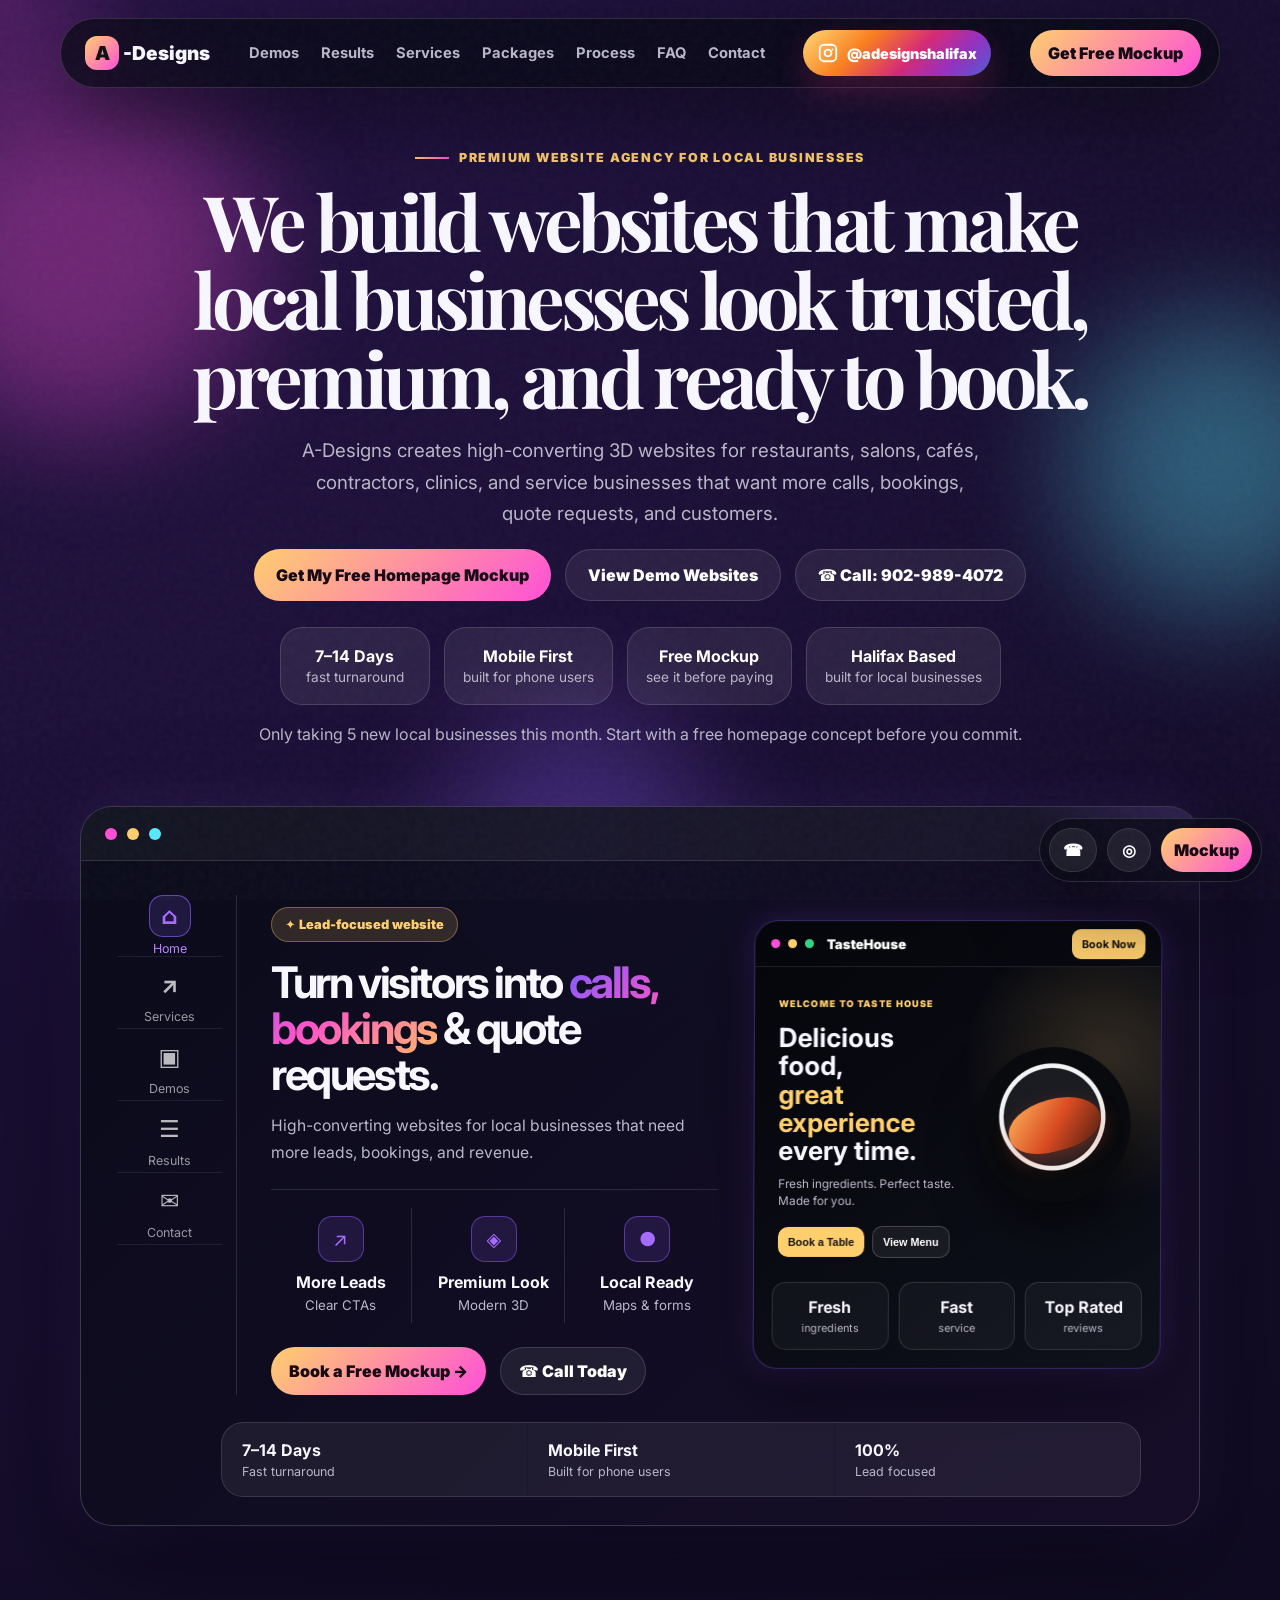
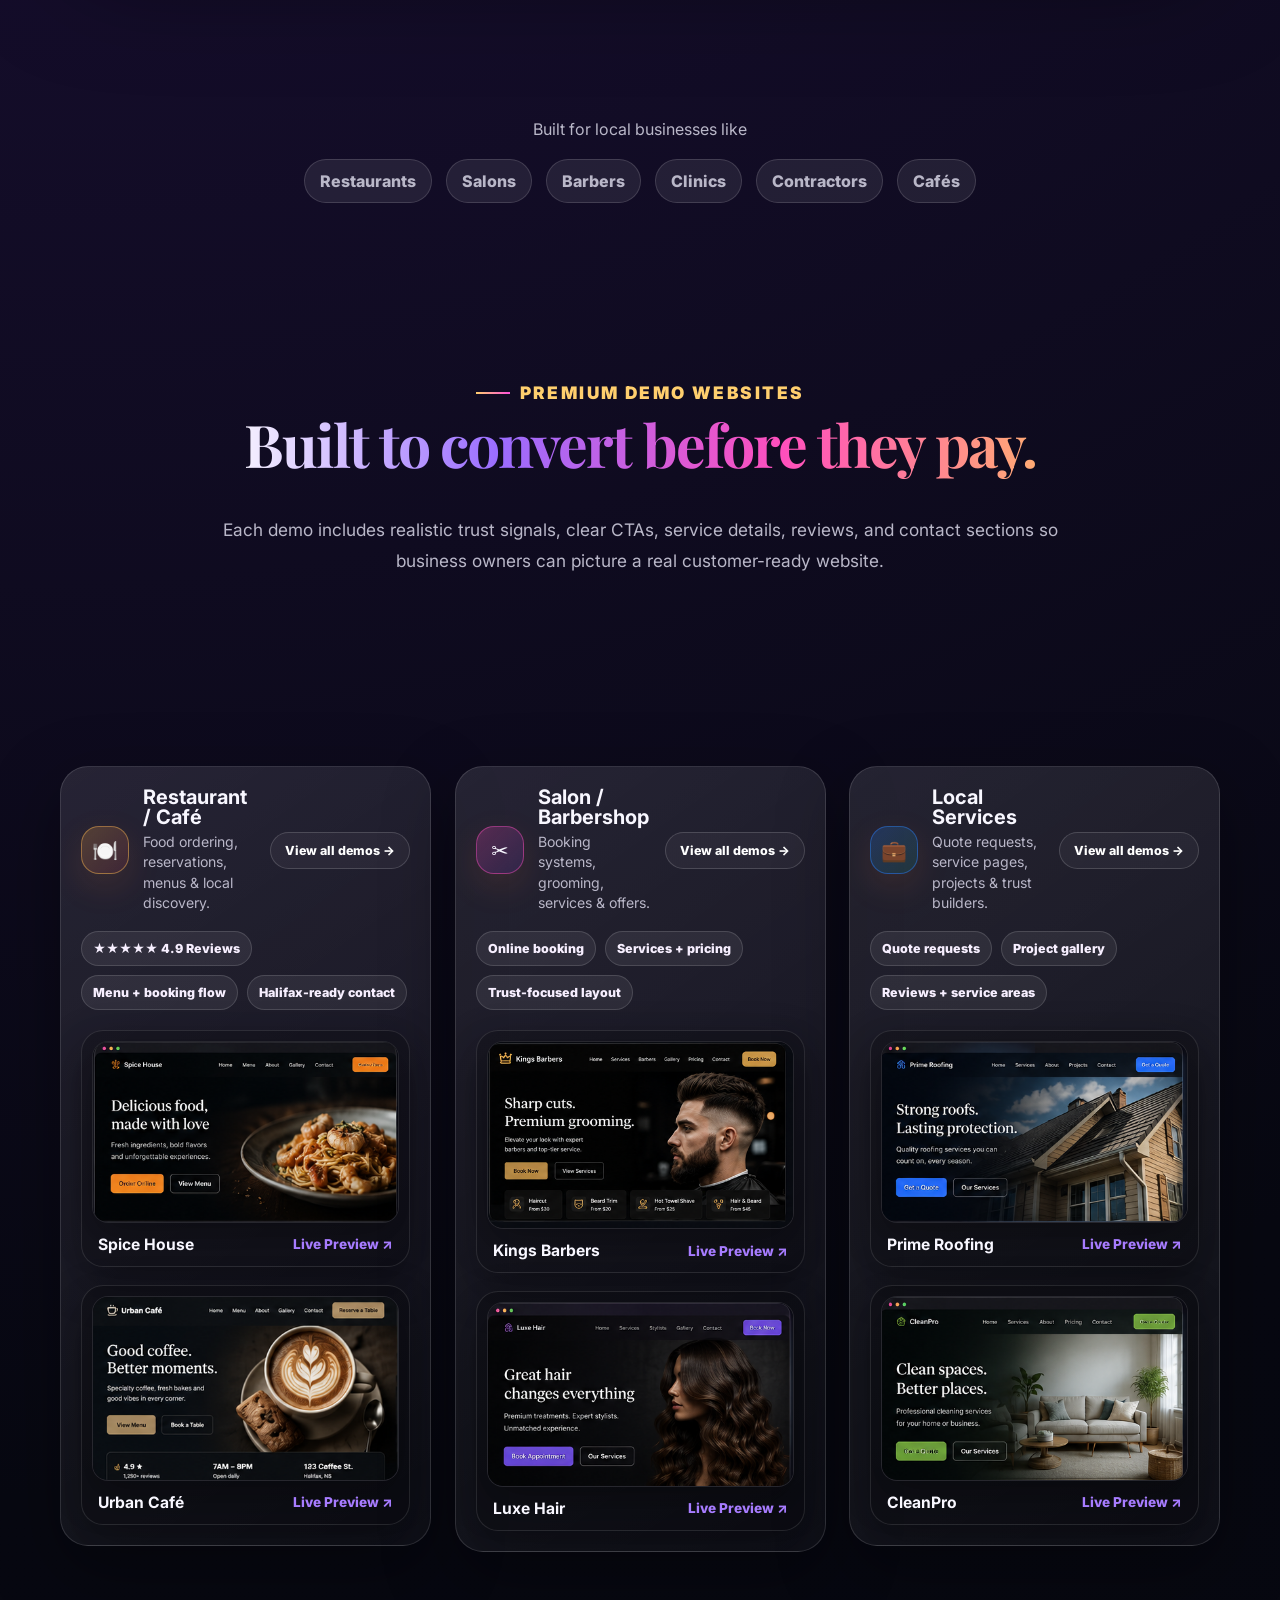
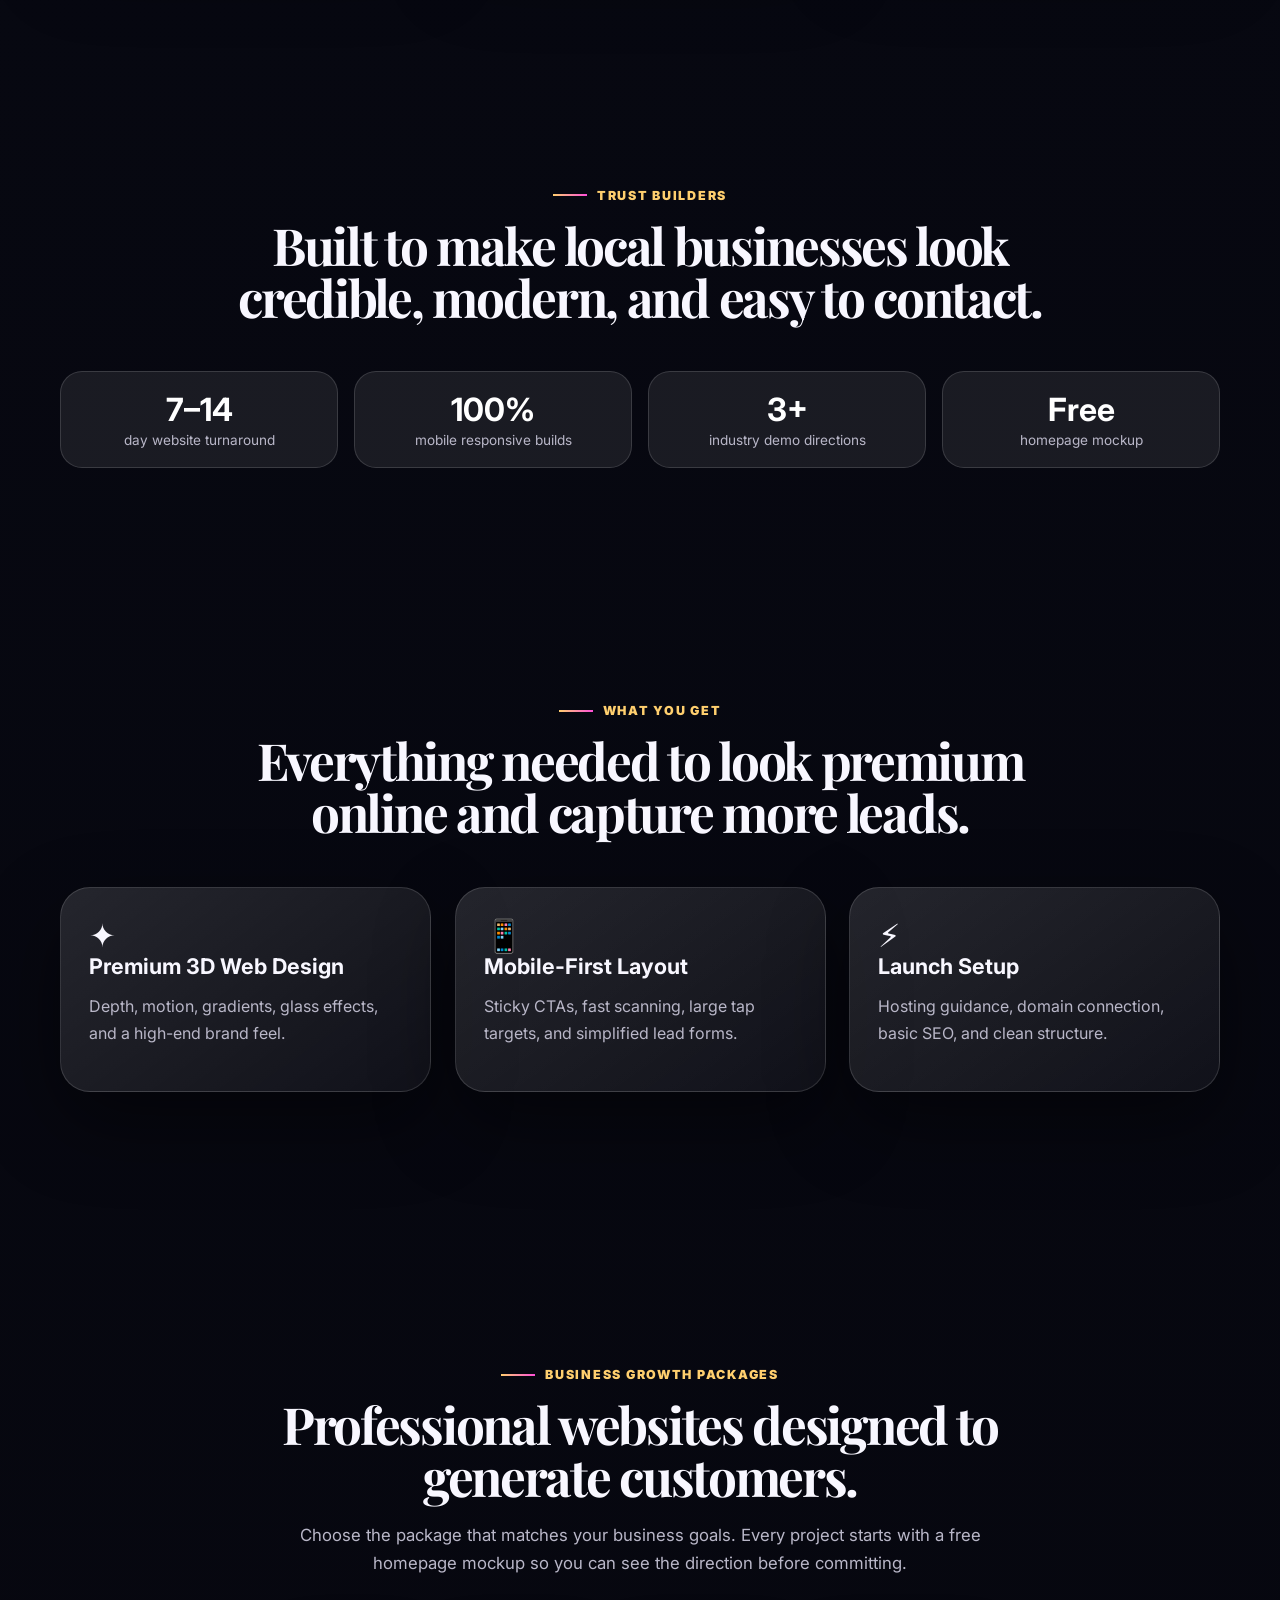
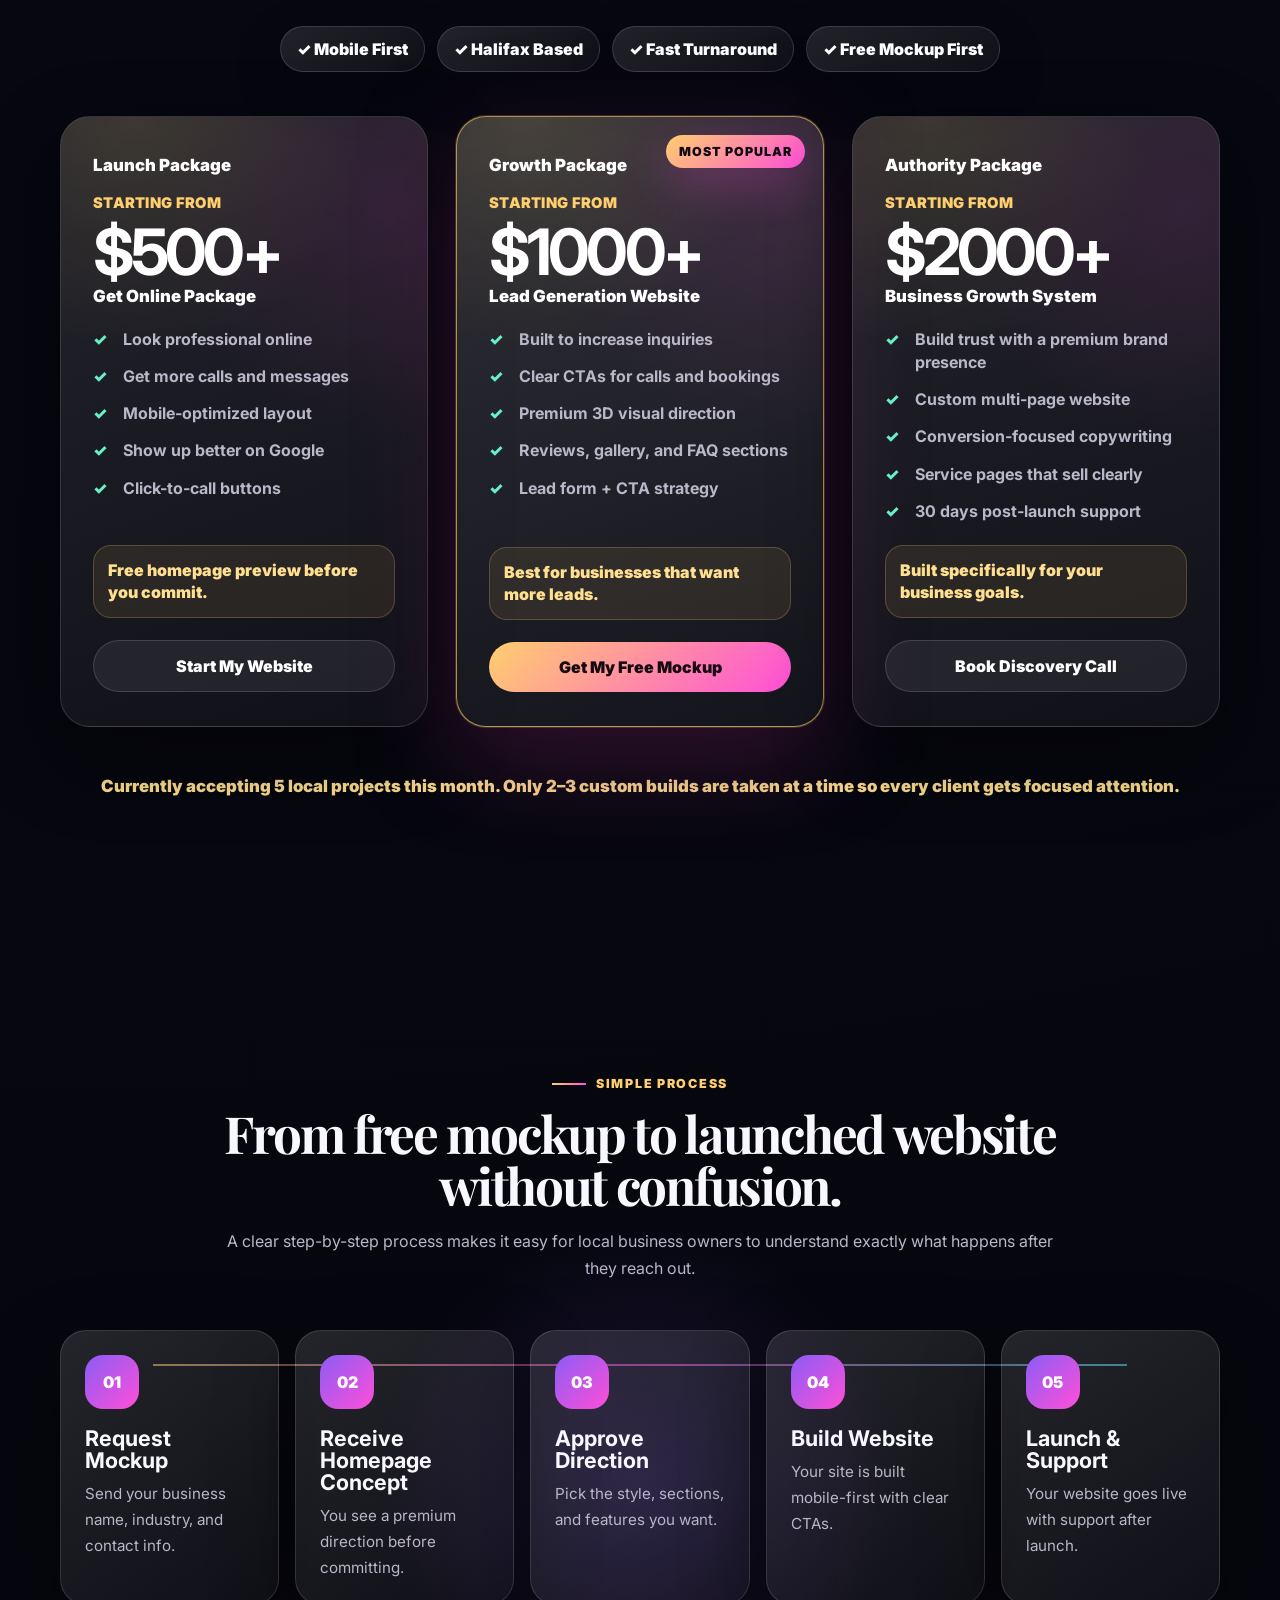
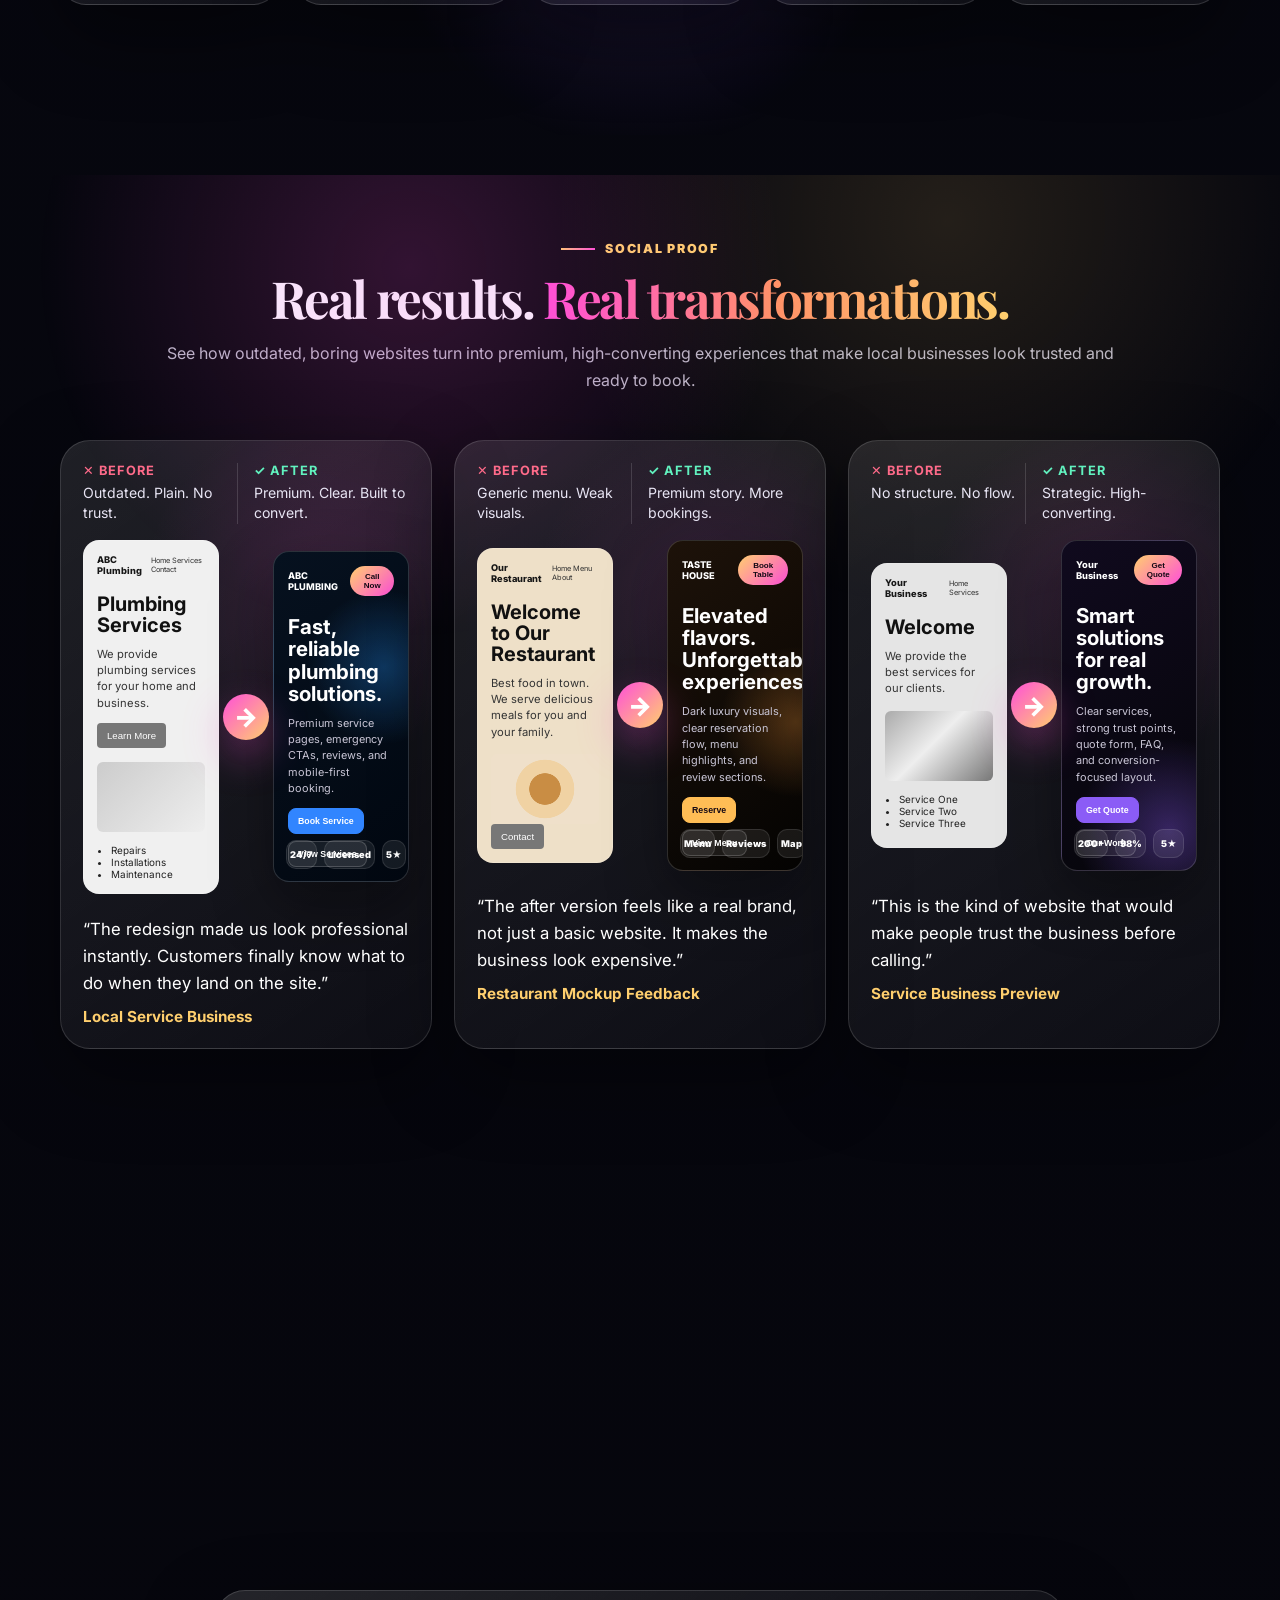
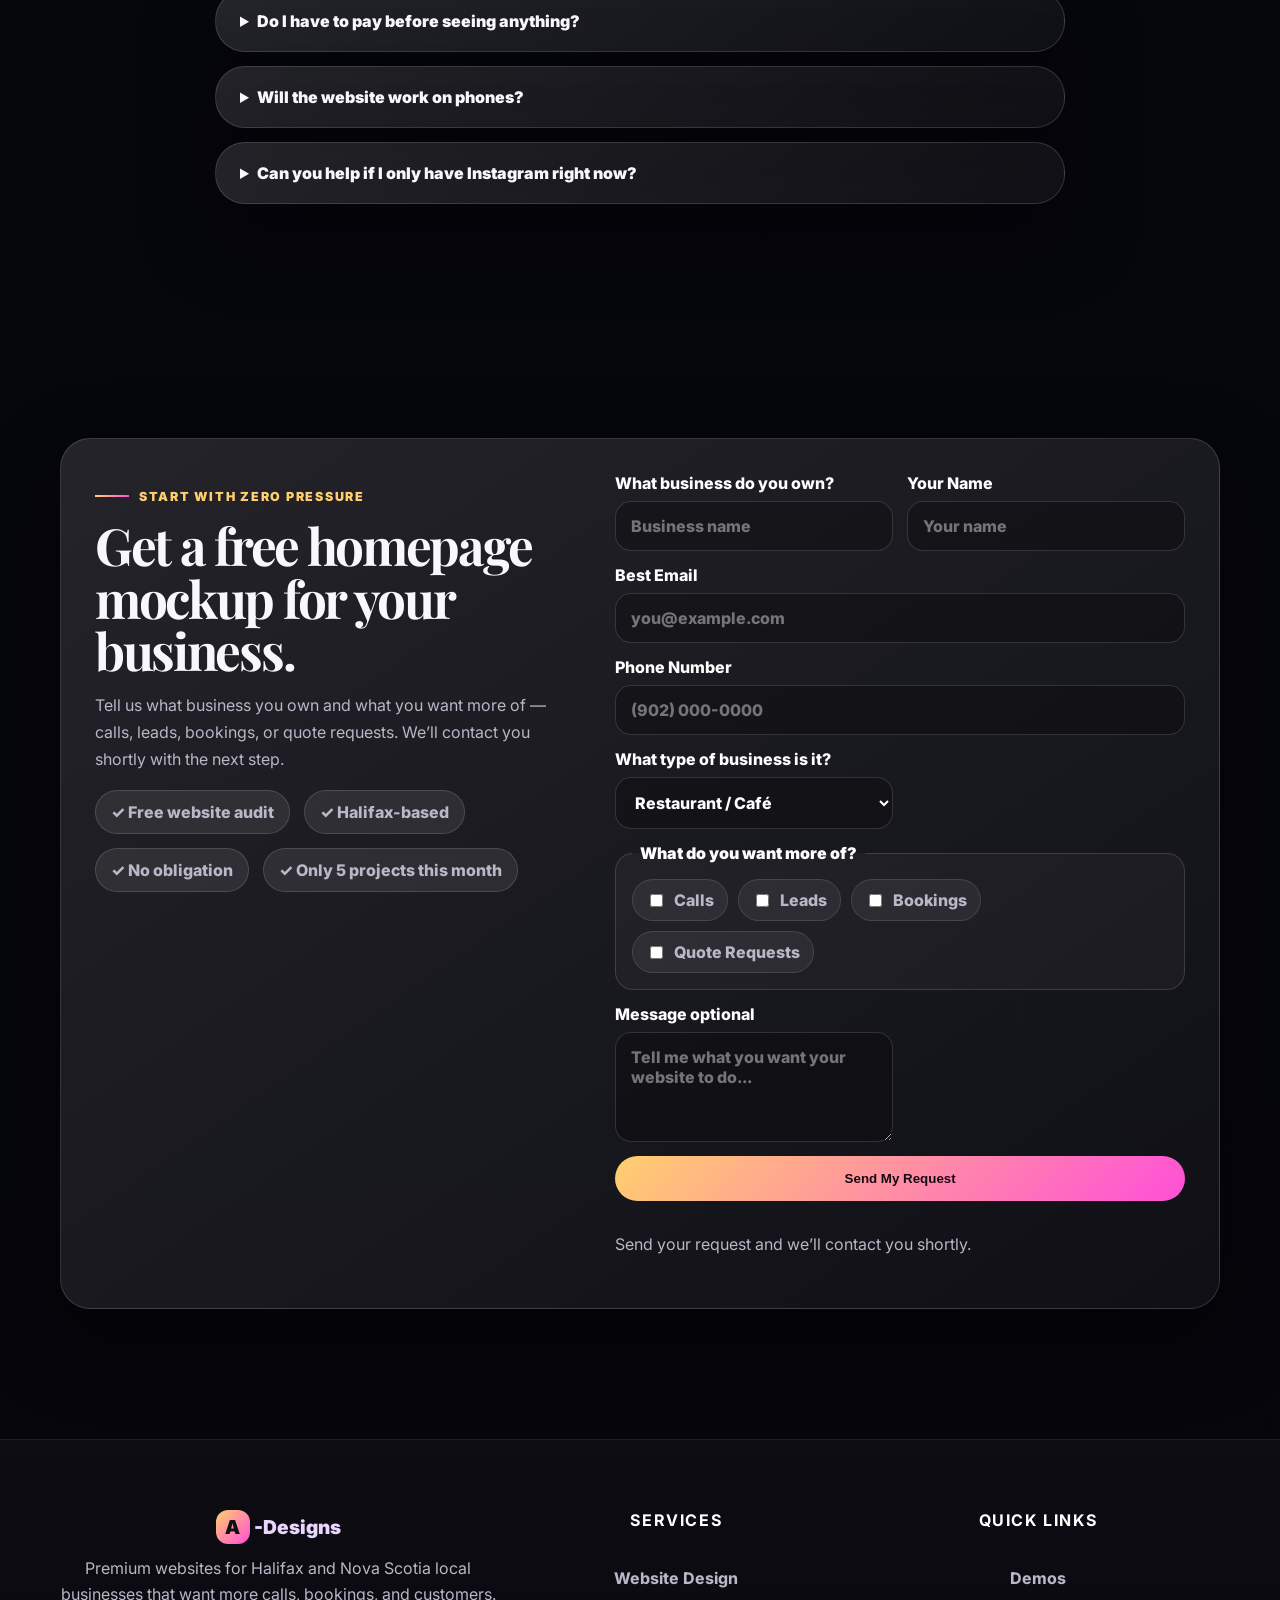
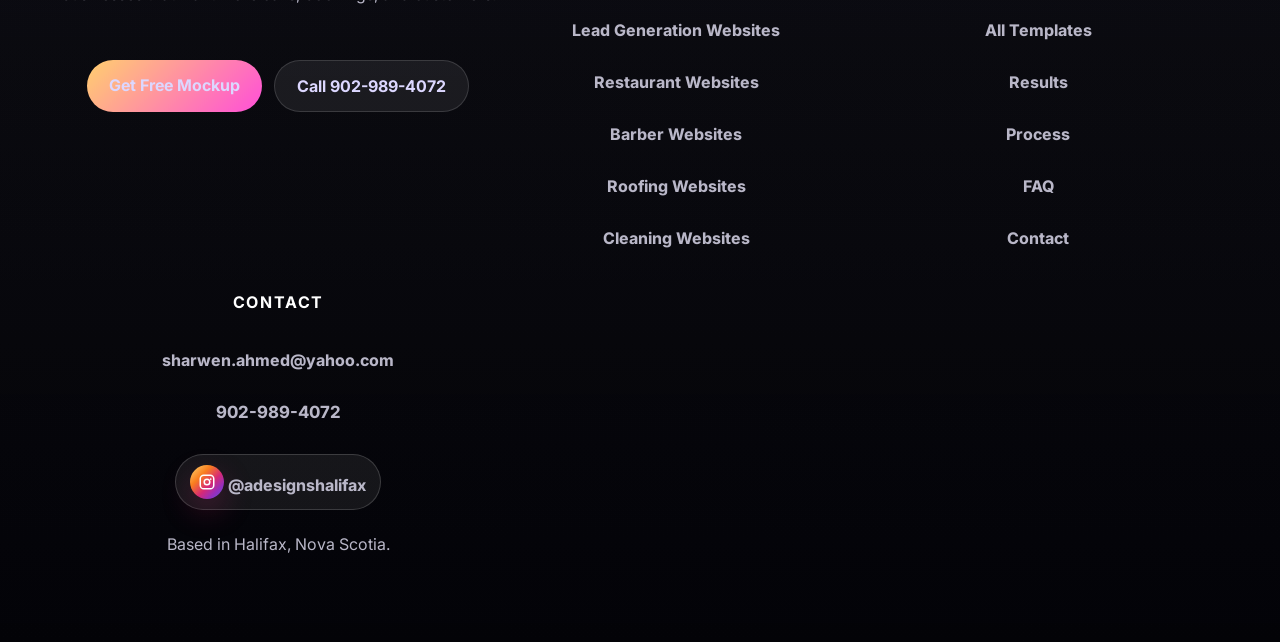
<file: index.html>
<!DOCTYPE html>
<html lang="en">
<head>
  <meta charset="UTF-8" />
  <meta name="viewport" content="width=device-width, initial-scale=1.0" />
  <title>A-Designs | Premium Websites for Local Businesses</title>
  <meta name="description" content="A-Designs builds premium conversion-focused websites for local businesses that want more calls, bookings, and customers." />
  <link rel="preconnect" href="https://fonts.googleapis.com">
  <link rel="preconnect" href="https://fonts.gstatic.com" crossorigin>
  <link href="https://fonts.googleapis.com/css2?family=Inter:wght@400;500;600;700;800;900&family=Playfair+Display:wght@700;800&display=swap" rel="stylesheet">
  <link rel="stylesheet" href="styles.css" />
<style>
/* Shared A-Designs top navigation */
.global-site-nav{position:sticky;top:14px;z-index:999;width:min(1540px,94vw);margin:14px auto 24px;display:flex;align-items:center;justify-content:space-between;gap:18px;padding:14px 18px;border:1px solid rgba(255,255,255,.14);border-radius:999px;background:rgba(4,5,12,.78);backdrop-filter:blur(18px);-webkit-backdrop-filter:blur(18px);box-shadow:0 22px 80px rgba(0,0,0,.42)}
.global-logo{display:flex;align-items:center;gap:10px;color:#fff;text-decoration:none;font-weight:950;font-size:clamp(1.05rem,1.7vw,1.45rem);letter-spacing:-.04em;white-space:nowrap}
.global-logo span{display:grid;place-items:center;width:42px;height:42px;border-radius:14px;background:linear-gradient(135deg,#ffd36a,#ff7a2f 48%,#fb4da1);color:#07070c;font-weight:950}
.global-nav-links{display:flex;align-items:center;gap:clamp(14px,2vw,30px)}
.global-nav-links a{color:rgba(255,255,255,.72);text-decoration:none;font-weight:850;font-size:clamp(.9rem,1.05vw,1.05rem);transition:.22s ease}
.global-nav-links a:hover{color:#fff;transform:translateY(-1px)}
.global-instagram{display:inline-flex;align-items:center;justify-content:center;gap:9px;width:auto;min-width:52px;height:52px;padding:0 15px;border-radius:999px;background:linear-gradient(135deg,#ffd36a,#f97316 42%,#fb4da1 72%,#7c3aed);box-shadow:0 16px 42px rgba(251,77,161,.28);color:#fff;text-decoration:none;flex:0 0 auto}
.global-instagram svg{width:23px;height:23px;fill:currentColor;flex:0 0 auto}.global-instagram span{font-size:.9rem;font-weight:900;letter-spacing:-.01em;color:#fff;white-space:nowrap}
.global-nav-cta{display:inline-flex;align-items:center;justify-content:center;padding:15px 26px;border-radius:999px;background:linear-gradient(135deg,#ffd36a,#ff9a63 45%,#fb4da1);color:#09080e!important;text-decoration:none;font-weight:950;white-space:nowrap;box-shadow:0 16px 44px rgba(251,77,161,.22);transition:.22s ease}
.global-nav-cta:hover{transform:translateY(-2px);box-shadow:0 24px 64px rgba(251,77,161,.30)}
@media(max-width:980px){.global-site-nav{border-radius:28px;align-items:flex-start;flex-wrap:wrap}.global-nav-links{order:4;width:100%;justify-content:center;flex-wrap:wrap;gap:10px}.global-nav-links a{padding:8px 10px;border:1px solid rgba(255,255,255,.10);border-radius:999px;background:rgba(255,255,255,.04)}.global-nav-cta{padding:12px 16px}.global-instagram{min-width:46px;height:46px;padding:0 13px}}
@media(max-width:620px){.global-site-nav{width:min(100% - 22px,1540px);padding:12px}.global-logo{font-size:1.05rem}.global-logo span{width:36px;height:36px;border-radius:12px}.global-instagram{min-width:42px;height:42px;padding:0 11px}.global-instagram span{display:none}.global-nav-cta{width:100%;order:3}.global-nav-links{display:none}}
</style>
<style>
/* Fixed/sticky navbar spacing fix: keeps preview-gallery headings from sitting under the top navigation */
.restaurant-gallery-wrap,
.restaurant-board,
.preview-wrap,
.all-demos-shell{
  padding-top: clamp(150px, 11vw, 190px) !important;
}
.restaurant-gallery-head,
.restaurant-board-head,
.preview-hero,
.all-demos-hero{
  margin-top: 0 !important;
}
@media(max-width:980px){
  .restaurant-gallery-wrap,
  .restaurant-board,
  .preview-wrap,
  .all-demos-shell{
    padding-top: 42px !important;
  }
}
</style>
</head>
<body>
  <div class="noise"></div>
  <div class="cursor-glow" id="cursorGlow"></div>
  <div class="bg-blob blob-a" data-parallax="0.18"></div>
  <div class="bg-blob blob-b" data-parallax="0.10"></div>
  <div class="bg-blob blob-c" data-parallax="0.06"></div>

  <header class="nav" id="top">
    <a href="#home" class="logo" aria-label="A-Designs home"><span>A</span>-Designs</a>
    <nav class="nav-links" id="navLinks">
      <a href="#work">Demos</a>
      <a href="#proof">Results</a>
      <a href="#services">Services</a>
      <a href="#pricing">Packages</a>
      <a href="#process">Process</a>
      <a href="#faq">FAQ</a>
      <a href="#contact">Contact</a>
      <a href="#contact" class="mobile-menu-cta">Get Free Mockup</a>
    </nav>
    <a class="instagram-link" href="https://www.instagram.com/adesignshalifax?igsh=MTZwd2huajMwZjdxbA%3D%3D&utm_source=qr" target="_blank" rel="noopener" aria-label="Open A-Designs on Instagram">
      <svg viewBox="0 0 24 24" aria-hidden="true"><path d="M7.8 2h8.4A5.8 5.8 0 0 1 22 7.8v8.4a5.8 5.8 0 0 1-5.8 5.8H7.8A5.8 5.8 0 0 1 2 16.2V7.8A5.8 5.8 0 0 1 7.8 2Zm0 2A3.8 3.8 0 0 0 4 7.8v8.4A3.8 3.8 0 0 0 7.8 20h8.4a3.8 3.8 0 0 0 3.8-3.8V7.8A3.8 3.8 0 0 0 16.2 4H7.8Zm4.2 3.3A4.7 4.7 0 1 1 12 16.7a4.7 4.7 0 0 1 0-9.4Zm0 2A2.7 2.7 0 1 0 12 14.7a2.7 2.7 0 0 0 0-5.4Zm5-2.15a1.1 1.1 0 1 1-1.1 1.1 1.1 1.1 0 0 1 1.1-1.1Z"/></svg>
      <span>@adesignshalifax</span>
    </a>
    <a href="#contact" class="nav-cta">Get Free Mockup</a>
    <button class="menu-btn" id="menuBtn" aria-label="Open menu" aria-expanded="false"><span></span><span></span><span></span></button>
  </header>

  <main>
    <section id="home" class="hero section-padding">
      <div class="hero-copy reveal">
        <p class="eyebrow"><span></span> Premium website agency for local businesses</p>
        <h1>We build websites that make local businesses look trusted, premium, and ready to book.</h1>
        <p class="hero-subtitle">A-Designs creates high-converting 3D websites for restaurants, salons, cafés, contractors, clinics, and service businesses that want more calls, bookings, quote requests, and customers.</p>
        <div class="hero-actions">
          <a href="#contact" class="btn primary">Get My Free Homepage Mockup</a>
          <a href="#work" class="btn secondary">View Demo Websites</a>
          <a href="tel:+19029894072" class="btn secondary hero-phone-link">☎ Call: 902-989-4072</a>
        </div>
        <div class="authority-strip">
          <div><strong>7–14 Days</strong><span>fast turnaround</span></div>
          <div><strong>Mobile First</strong><span>built for phone users</span></div>
          <div><strong>Free Mockup</strong><span>see it before paying</span></div><div><strong>Halifax Based</strong><span>built for local businesses</span></div>
        </div>
        <p class="micro-trust">Only taking 5 new local businesses this month. Start with a free homepage concept before you commit.</p>
      </div>

      <div class="hero-visual hero-visual-clean reveal delay-1 parallax-layer" data-parallax="0.08">
        <div class="clean-browser tilt-card">
          <div class="clean-browser-top"><span></span><span></span><span></span></div>
          <div class="clean-browser-body">
            <aside class="clean-side-nav">
              <div class="side-item active"><b>⌂</b><span>Home</span></div>
              <div class="side-item"><b>↗</b><span>Services</span></div>
              <div class="side-item"><b>▣</b><span>Demos</span></div>
              <div class="side-item"><b>☰</b><span>Results</span></div>
              <div class="side-item"><b>✉</b><span>Contact</span></div>
            </aside>

            <div class="clean-hero-copy">
              <div class="screen-pill clean-pill">✦ Lead-focused website</div>
              <h3>Turn visitors into <span>calls, bookings</span> & quote requests.</h3>
              <p>High-converting websites for local businesses that need more leads, bookings, and revenue.</p>

              <div class="clean-feature-row">
                <div><i>↗</i><strong>More Leads</strong><small>Clear CTAs</small></div>
                <div><i>◈</i><strong>Premium Look</strong><small>Modern 3D</small></div>
                <div><i>●</i><strong>Local Ready</strong><small>Maps & forms</small></div>
              </div>

              <div class="clean-actions">
                <a href="#contact" class="btn primary">Book a Free Mockup →</a>
                <a href="tel:+19029894072" class="btn secondary">☎ Call Today</a>
              </div>
            </div>

            <div class="restaurant-preview-card">
              <div class="preview-top"><span></span><span></span><span></span><small>TasteHouse</small><b>Book Now</b></div>
              <div class="preview-main">
                <div class="preview-text">
                  <small>WELCOME TO TASTE HOUSE</small>
                  <h4>Delicious food,<br><em>great experience</em><br>every time.</h4>
                  <p>Fresh ingredients. Perfect taste. Made for you.</p>
                  <div><button>Book a Table</button><button>View Menu</button></div>
                </div>
                <div class="food-plate"><span></span></div>
              </div>
              <div class="preview-features">
                <div><strong>Fresh</strong><small>ingredients</small></div>
                <div><strong>Fast</strong><small>service</small></div>
                <div><strong>Top Rated</strong><small>reviews</small></div>
              </div>
            </div>
          </div>

          <div class="clean-bottom-bar">
            <div><strong>7–14 Days</strong><span>Fast turnaround</span></div>
            <div><strong>Mobile First</strong><span>Built for phone users</span></div>
            <div><strong>100%</strong><span>Lead focused</span></div>
          </div>
        </div>
      </div>
    </section>

    <section class="logos section-padding-xs reveal">
      <p>Built for local businesses like</p>
      <div class="logo-strip"><span>Restaurants</span><span>Salons</span><span>Barbers</span><span>Clinics</span><span>Contractors</span><span>Cafés</span></div>
    </section>

    <section id="work" class="work section-padding">
      <div class="section-header reveal demo-title-block">
        <p class="eyebrow"><span></span> Premium demo websites</p>
        <h2>Built to convert before they pay.</h2>
        <p>Each demo includes realistic trust signals, clear CTAs, service details, reviews, and contact sections so business owners can picture a real customer-ready website.</p>
      </div>

      <div class="demo-showcase-grid">
        <article class="demo-showcase-card reveal">
          <div class="demo-card-header">
            <div class="demo-icon">🍽️</div>
            <div><h3>Restaurant / Café</h3><p>Food ordering, reservations, menus & local discovery.</p></div>
            <a href="all-demos.html">View all demos →</a>
          </div>
          <div class="demo-realism-strip"><span>★★★★★ 4.9 Reviews</span><span>Menu + booking flow</span><span>Halifax-ready contact</span></div>
          <div class="website-preview-stack">
            <div class="website-preview-item"><img src="assets/restaurant-spice-house.png" alt="Spice House restaurant website homepage demo"><div><strong>Spice House</strong><a href="restaurant-spice-house.html">Live Preview ↗</a></div></div>
            <div class="website-preview-item"><img src="assets/restaurant-urban-cafe.png" alt="Urban Café website homepage demo"><div><strong>Urban Café</strong><a href="restaurant-urban-cafe.html">Live Preview ↗</a></div></div>
          </div>
        </article>

        <article class="demo-showcase-card reveal delay-1">
          <div class="demo-card-header">
            <div class="demo-icon pink">✂️</div>
            <div><h3>Salon / Barbershop</h3><p>Booking systems, grooming, services & offers.</p></div>
            <a href="all-demos.html">View all demos →</a>
          </div>
          <div class="demo-realism-strip"><span>Online booking</span><span>Services + pricing</span><span>Trust-focused layout</span></div>
          <div class="website-preview-stack">
            <div class="website-preview-item"><img src="assets/kings-barbers-realistic-demo.png" alt="Realistic Kings Barbers barbershop website homepage screenshot demo"><div><strong>Kings Barbers</strong><a href="kings-barbers.html">Live Preview ↗</a></div></div>
            <div class="website-preview-item"><img src="assets/salon-luxe-hair.png" alt="Luxe Hair salon website homepage demo"><div><strong>Luxe Hair</strong><a href="luxe-hair.html">Live Preview ↗</a></div></div>
          </div>
        </article>

        <article class="demo-showcase-card reveal delay-2">
          <div class="demo-card-header">
            <div class="demo-icon blue">💼</div>
            <div><h3>Local Services</h3><p>Quote requests, service pages, projects & trust builders.</p></div>
            <a href="all-demos.html">View all demos →</a>
          </div>
          <div class="demo-realism-strip"><span>Quote requests</span><span>Project gallery</span><span>Reviews + service areas</span></div>
          <div class="website-preview-stack">
            <div class="website-preview-item"><img src="assets/service-prime-roofing.png" alt="Prime Roofing contractor website homepage demo"><div><strong>Prime Roofing</strong><a href="prime-roofing.html">Live Preview ↗</a></div></div>
            <div class="website-preview-item"><img src="assets/service-cleanpro.png" alt="CleanPro cleaning business website homepage demo"><div><strong>CleanPro</strong><a href="cleanpro.html">Live Preview ↗</a></div></div>
          </div>
        </article>
      </div>
    </section>

    <section id="proof" class="section-padding-sm">
      <div class="section-header reveal"><p class="eyebrow"><span></span> Trust builders</p><h2>Built to make local businesses look credible, modern, and easy to contact.</h2></div>
      <div class="stats-row reveal"><div><strong>7–14</strong><span>day website turnaround</span></div><div><strong>100%</strong><span>mobile responsive builds</span></div><div><strong>3+</strong><span>industry demo directions</span></div><div><strong>Free</strong><span>homepage mockup</span></div></div>
    </section>

    <section id="services" class="section-padding">
      <div class="section-header reveal"><p class="eyebrow"><span></span> What you get</p><h2>Everything needed to look premium online and capture more leads.</h2></div>
      <div class="service-grid">
        <div class="service-card reveal"><span>✦</span><h3>Premium 3D Web Design</h3><p>Depth, motion, gradients, glass effects, and a high-end brand feel.</p></div>
        <div class="service-card reveal delay-1"><span>📱</span><h3>Mobile-First Layout</h3><p>Sticky CTAs, fast scanning, large tap targets, and simplified lead forms.</p></div>
        <div class="service-card reveal delay-2"><span>⚡</span><h3>Launch Setup</h3><p>Hosting guidance, domain connection, basic SEO, and clean structure.</p></div>
      </div>
    </section>

    <section id="pricing" class="section-padding">
      <div class="section-header reveal pricing-heading">
        <p class="eyebrow"><span></span> Business growth packages</p>
        <h2>Professional websites designed to generate customers.</h2>
        <p>Choose the package that matches your business goals. Every project starts with a free homepage mockup so you can see the direction before committing.</p>
      </div>

      <div class="pricing-trust-row reveal">
        <span>✓ Mobile First</span>
        <span>✓ Halifax Based</span>
        <span>✓ Fast Turnaround</span>
        <span>✓ Free Mockup First</span>
      </div>

      <div class="pricing-grid premium-pricing-grid">
        <div class="price-card premium-price-card reveal">
          <p class="package-label">Launch Package</p>
          <h3><small>Starting from</small>$500+</h3>
          <span>Get Online Package</span>
          <ul>
            <li>Look professional online</li>
            <li>Get more calls and messages</li>
            <li>Mobile-optimized layout</li>
            <li>Show up better on Google</li>
            <li>Click-to-call buttons</li>
          </ul>
          <div class="risk-note">Free homepage preview before you commit.</div>
          <a href="#contact" class="btn secondary">Start My Website</a>
        </div>

        <div class="price-card popular premium-price-card featured-price-card reveal delay-1">
          <div class="popular-badge">Most Popular</div>
          <p class="package-label">Growth Package</p>
          <h3><small>Starting from</small>$1000+</h3>
          <span>Lead Generation Website</span>
          <ul>
            <li>Built to increase inquiries</li>
            <li>Clear CTAs for calls and bookings</li>
            <li>Premium 3D visual direction</li>
            <li>Reviews, gallery, and FAQ sections</li>
            <li>Lead form + CTA strategy</li>
          </ul>
          <div class="risk-note">Best for businesses that want more leads.</div>
          <a href="#contact" class="btn primary">Get My Free Mockup</a>
        </div>

        <div class="price-card premium-price-card reveal delay-2">
          <p class="package-label">Authority Package</p>
          <h3><small>Starting from</small>$2000+</h3>
          <span>Business Growth System</span>
          <ul>
            <li>Build trust with a premium brand presence</li>
            <li>Custom multi-page website</li>
            <li>Conversion-focused copywriting</li>
            <li>Service pages that sell clearly</li>
            <li>30 days post-launch support</li>
          </ul>
          <div class="risk-note">Built specifically for your business goals.</div>
          <a href="#contact" class="btn secondary">Book Discovery Call</a>
        </div>
      </div>

      <p class="pricing-urgency reveal">Currently accepting 5 local projects this month. Only 2–3 custom builds are taken at a time so every client gets focused attention.</p>
    </section>

    <section id="process" class="section-padding process-section">
      <div class="section-header reveal">
        <p class="eyebrow"><span></span> Simple process</p>
        <h2>From free mockup to launched website without confusion.</h2>
        <p>A clear step-by-step process makes it easy for local business owners to understand exactly what happens after they reach out.</p>
      </div>
      <div class="process-timeline reveal">
        <article><span>01</span><h3>Request Mockup</h3><p>Send your business name, industry, and contact info.</p></article>
        <article><span>02</span><h3>Receive Homepage Concept</h3><p>You see a premium direction before committing.</p></article>
        <article><span>03</span><h3>Approve Direction</h3><p>Pick the style, sections, and features you want.</p></article>
        <article><span>04</span><h3>Build Website</h3><p>Your site is built mobile-first with clear CTAs.</p></article>
        <article><span>05</span><h3>Launch & Support</h3><p>Your website goes live with support after launch.</p></article>
      </div>
    </section>

    <section id="testimonials" class="section-padding-sm transformations-section">
      <div class="section-header reveal transformations-header">
        <p class="eyebrow"><span></span> Social proof</p>
        <h2>Real results. <em>Real transformations.</em></h2>
        <p>See how outdated, boring websites turn into premium, high-converting experiences that make local businesses look trusted and ready to book.</p>
      </div>

      <div class="transformation-grid reveal">
        <article class="transform-card">
          <div class="transform-labels">
            <div><strong>✕ Before</strong><span>Outdated. Plain. No trust.</span></div>
            <div><strong>✓ After</strong><span>Premium. Clear. Built to convert.</span></div>
          </div>
          <div class="before-after-visual">
            <div class="mini-site before-site">
              <div class="mini-top"><span>ABC Plumbing</span><small>Home Services Contact</small></div>
              <h4>Plumbing Services</h4>
              <p>We provide plumbing services for your home and business.</p>
              <button>Learn More</button>
              <div class="boring-box"></div>
              <ul><li>Repairs</li><li>Installations</li><li>Maintenance</li></ul>
            </div>
            <div class="upgrade-arrow">→</div>
            <div class="mini-site after-site after-blue">
              <div class="mini-top premium"><span>ABC PLUMBING</span><button>Call Now</button></div>
              <h4>Fast, reliable plumbing solutions.</h4>
              <p>Premium service pages, emergency CTAs, reviews, and mobile-first booking.</p>
              <div class="premium-buttons"><button>Book Service</button><button>View Services</button></div>
              <div class="premium-stats"><span>24/7</span><span>Licensed</span><span>5★</span></div>
            </div>
          </div>
          <blockquote>“The redesign made us look professional instantly. Customers finally know what to do when they land on the site.”</blockquote>
          <strong class="quote-name">Local Service Business</strong>
        </article>

        <article class="transform-card">
          <div class="transform-labels">
            <div><strong>✕ Before</strong><span>Generic menu. Weak visuals.</span></div>
            <div><strong>✓ After</strong><span>Premium story. More bookings.</span></div>
          </div>
          <div class="before-after-visual">
            <div class="mini-site before-site beige-before">
              <div class="mini-top"><span>Our Restaurant</span><small>Home Menu About</small></div>
              <h4>Welcome to Our Restaurant</h4>
              <p>Best food in town. We serve delicious meals for you and your family.</p>
              <div class="food-placeholder"></div>
              <button>Contact</button>
            </div>
            <div class="upgrade-arrow">→</div>
            <div class="mini-site after-site after-restaurant">
              <div class="mini-top premium"><span>TASTE HOUSE</span><button>Book Table</button></div>
              <h4>Elevated flavors. Unforgettable experiences.</h4>
              <p>Dark luxury visuals, clear reservation flow, menu highlights, and review sections.</p>
              <div class="premium-buttons"><button>Reserve</button><button>View Menu</button></div>
              <div class="premium-stats"><span>Menu</span><span>Reviews</span><span>Map</span></div>
            </div>
          </div>
          <blockquote>“The after version feels like a real brand, not just a basic website. It makes the business look expensive.”</blockquote>
          <strong class="quote-name">Restaurant Mockup Feedback</strong>
        </article>

        <article class="transform-card">
          <div class="transform-labels">
            <div><strong>✕ Before</strong><span>No structure. No flow.</span></div>
            <div><strong>✓ After</strong><span>Strategic. High-converting.</span></div>
          </div>
          <div class="before-after-visual">
            <div class="mini-site before-site gray-before">
              <div class="mini-top"><span>Your Business</span><small>Home Services</small></div>
              <h4>Welcome</h4>
              <p>We provide the best services for our clients.</p>
              <div class="gray-photo"></div>
              <ul><li>Service One</li><li>Service Two</li><li>Service Three</li></ul>
            </div>
            <div class="upgrade-arrow">→</div>
            <div class="mini-site after-site after-purple">
              <div class="mini-top premium"><span>Your Business</span><button>Get Quote</button></div>
              <h4>Smart solutions for real growth.</h4>
              <p>Clear services, strong trust points, quote form, FAQ, and conversion-focused layout.</p>
              <div class="premium-buttons"><button>Get Quote</button><button>Our Work</button></div>
              <div class="premium-stats"><span>200+</span><span>98%</span><span>5★</span></div>
            </div>
          </div>
          <blockquote>“This is the kind of website that would make people trust the business before calling.”</blockquote>
          <strong class="quote-name">Service Business Preview</strong>
        </article>
      </div>

      <div class="transformation-benefits reveal delay-1">
        <div><span>🧲</span><strong>More Leads</strong><small>Clear CTAs that convert</small></div>
        <div><span>🛡️</span><strong>Build Trust</strong><small>Professional design that builds confidence</small></div>
        <div><span>📱</span><strong>Mobile First</strong><small>Perfect experience on every device</small></div>
        <div><span>🚀</span><strong>SEO Ready</strong><small>Built to get found online</small></div>
        <div><span>📈</span><strong>Conversion Focused</strong><small>Designed to turn visitors into customers</small></div>
      </div>
    </section>

    <section id="faq" class="section-padding-sm">
      <div class="section-header reveal"><p class="eyebrow"><span></span> FAQ</p><h2>Questions business owners ask before starting.</h2></div>
      <div class="faq-list reveal">
        <details><summary>Do I have to pay before seeing anything?</summary><p>No. A-Designs can create a free homepage mockup first so you can see the direction before committing.</p></details>
        <details><summary>Will the website work on phones?</summary><p>Yes. The site is designed mobile-first with clear buttons, simple sections, and easy contact options.</p></details>
        <details><summary>Can you help if I only have Instagram right now?</summary><p>Yes. Your Instagram, photos, menu, service list, reviews, and Google profile can shape the website.</p></details>
      </div>
    </section>

    <section id="contact" class="contact section-padding">
      <div class="contact-card reveal">
        <div>
          <p class="eyebrow"><span></span> Start with zero pressure</p>
          <h2>Get a free homepage mockup for your business.</h2>
          <p>Tell us what business you own and what you want more of — calls, leads, bookings, or quote requests. We’ll contact you shortly with the next step.</p>
          <div class="trust-badge-row"><span>✓ Free website audit</span><span>✓ Halifax-based</span><span>✓ No obligation</span><span>✓ Only 5 projects this month</span></div>
        </div>
        <form id="leadForm" class="lead-form" action="https://formspree.io/f/mwvjpryo" method="POST">
          <input type="hidden" name="_subject" value="New A-Designs website lead">
          <input type="text" name="_gotcha" style="display:none" tabindex="-1" autocomplete="off">
          <label>What business do you own?<input type="text" name="business" placeholder="Business name" required></label>
          <label>Your Name<input type="text" name="name" placeholder="Your name" required></label>
          <label>Best Email<input type="email" name="email" placeholder="you@example.com" required></label>
          <label>Phone Number<input type="tel" name="phone" placeholder="(902) 000-0000"></label>
          <label>What type of business is it?<select name="type"><option>Restaurant / Café</option><option>Salon / Barbershop</option><option>Contractor / Trades</option><option>Cleaning / Home Service</option><option>Clinic / Wellness</option><option>Other Local Business</option></select></label>
          <fieldset class="lead-goal-group"><legend>What do you want more of?</legend><label><input type="checkbox" name="goals" value="Calls"> Calls</label><label><input type="checkbox" name="goals" value="Leads"> Leads</label><label><input type="checkbox" name="goals" value="Bookings"> Bookings</label><label><input type="checkbox" name="goals" value="Quote Requests"> Quote Requests</label></fieldset>
          <label>Message optional<textarea name="message" rows="4" placeholder="Tell me what you want your website to do..."></textarea></label>
          <button class="btn primary" type="submit">Send My Request</button>
          <p class="form-note" id="formNote">Send your request and we’ll contact you shortly.</p>
        </form>
      </div>
    </section>
  </main>

  <div class="floating-contact-bar" aria-label="Quick contact actions">
    <a href="tel:+19029894072">☎</a>
    <a href="https://www.instagram.com/adesignshalifax?igsh=MTZwd2huajMwZjdxbA%3D%3D&utm_source=qr" target="_blank" rel="noopener">◎</a>
    <a href="#contact">Mockup</a>
  </div>

  <footer class="site-footer upgraded-footer">
    <div class="footer-grid footer-grid-large">
      <div class="footer-brand">
        <a href="#home" class="logo"><span>A</span>-Designs</a>
        <p>Premium websites for Halifax and Nova Scotia local businesses that want more calls, bookings, and customers.</p>
        <div class="footer-cta-row"><a href="#contact" class="btn primary">Get Free Mockup</a><a href="tel:+19029894072" class="btn secondary">Call 902-989-4072</a></div>
      </div>
      <div>
        <h4>Services</h4>
        <a href="#services">Website Design</a>
        <a href="#pricing">Lead Generation Websites</a>
        <a href="restaurant-demos.html">Restaurant Websites</a>
        <a href="kings-barbers.html">Barber Websites</a>
        <a href="prime-roofing.html">Roofing Websites</a>
        <a href="cleanpro.html">Cleaning Websites</a>
      </div>
      <div>
        <h4>Quick Links</h4>
        <a href="#work">Demos</a>
        <a href="all-demos.html">All Templates</a>
        <a href="#proof">Results</a>
        <a href="#process">Process</a>
        <a href="#faq">FAQ</a>
        <a href="#contact">Contact</a>
      </div>
      <div>
        <h4>Contact</h4>
        <a href="mailto:sharwen.ahmed@yahoo.com">sharwen.ahmed@yahoo.com</a>
        <a href="tel:+19029894072" class="footer-phone">902-989-4072</a>
        <a class="footer-instagram" href="https://www.instagram.com/adesignshalifax?igsh=MTZwd2huajMwZjdxbA%3D%3D&utm_source=qr" target="_blank" rel="noopener" aria-label="Open A-Designs Instagram profile">
          <span class="footer-insta-icon"><svg viewBox="0 0 24 24" aria-hidden="true"><path d="M7.8 2h8.4A5.8 5.8 0 0 1 22 7.8v8.4a5.8 5.8 0 0 1-5.8 5.8H7.8A5.8 5.8 0 0 1 2 16.2V7.8A5.8 5.8 0 0 1 7.8 2Zm0 2A3.8 3.8 0 0 0 4 7.8v8.4A3.8 3.8 0 0 0 7.8 20h8.4a3.8 3.8 0 0 0 3.8-3.8V7.8A3.8 3.8 0 0 0 16.2 4H7.8Zm4.2 3.3A4.7 4.7 0 1 1 12 16.7a4.7 4.7 0 0 1 0-9.4Zm0 2A2.7 2.7 0 1 0 12 14.7a2.7 2.7 0 0 0 0-5.4Zm5-2.15a1.1 1.1 0 1 1-1.1 1.1 1.1 1.1 0 0 1 1.1-1.1Z"/></svg></span>
          <span>@adesignshalifax</span>
        </a>
        <p class="footer-local">Based in Halifax, Nova Scotia.</p>
      </div>
    </div>
  </footer>
  <script src="script.js"></script>
</body>
</html>
</file>
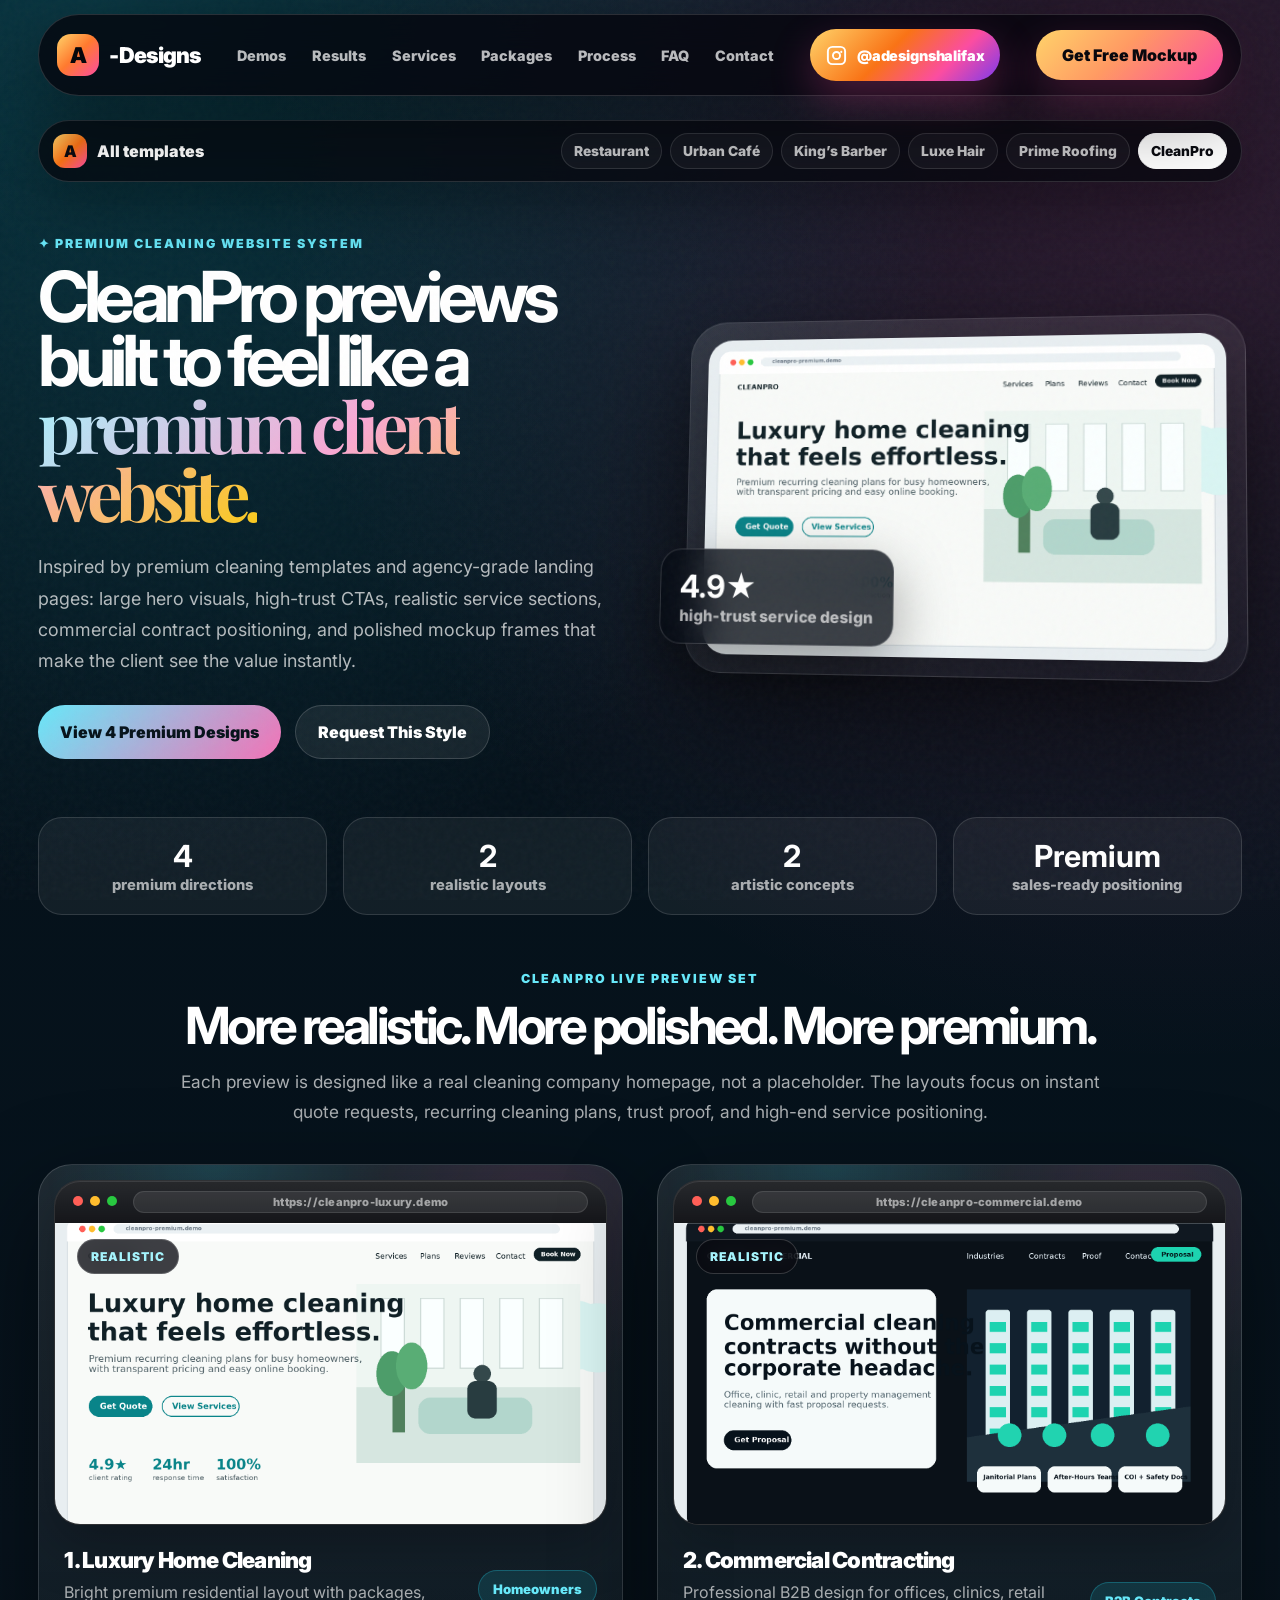
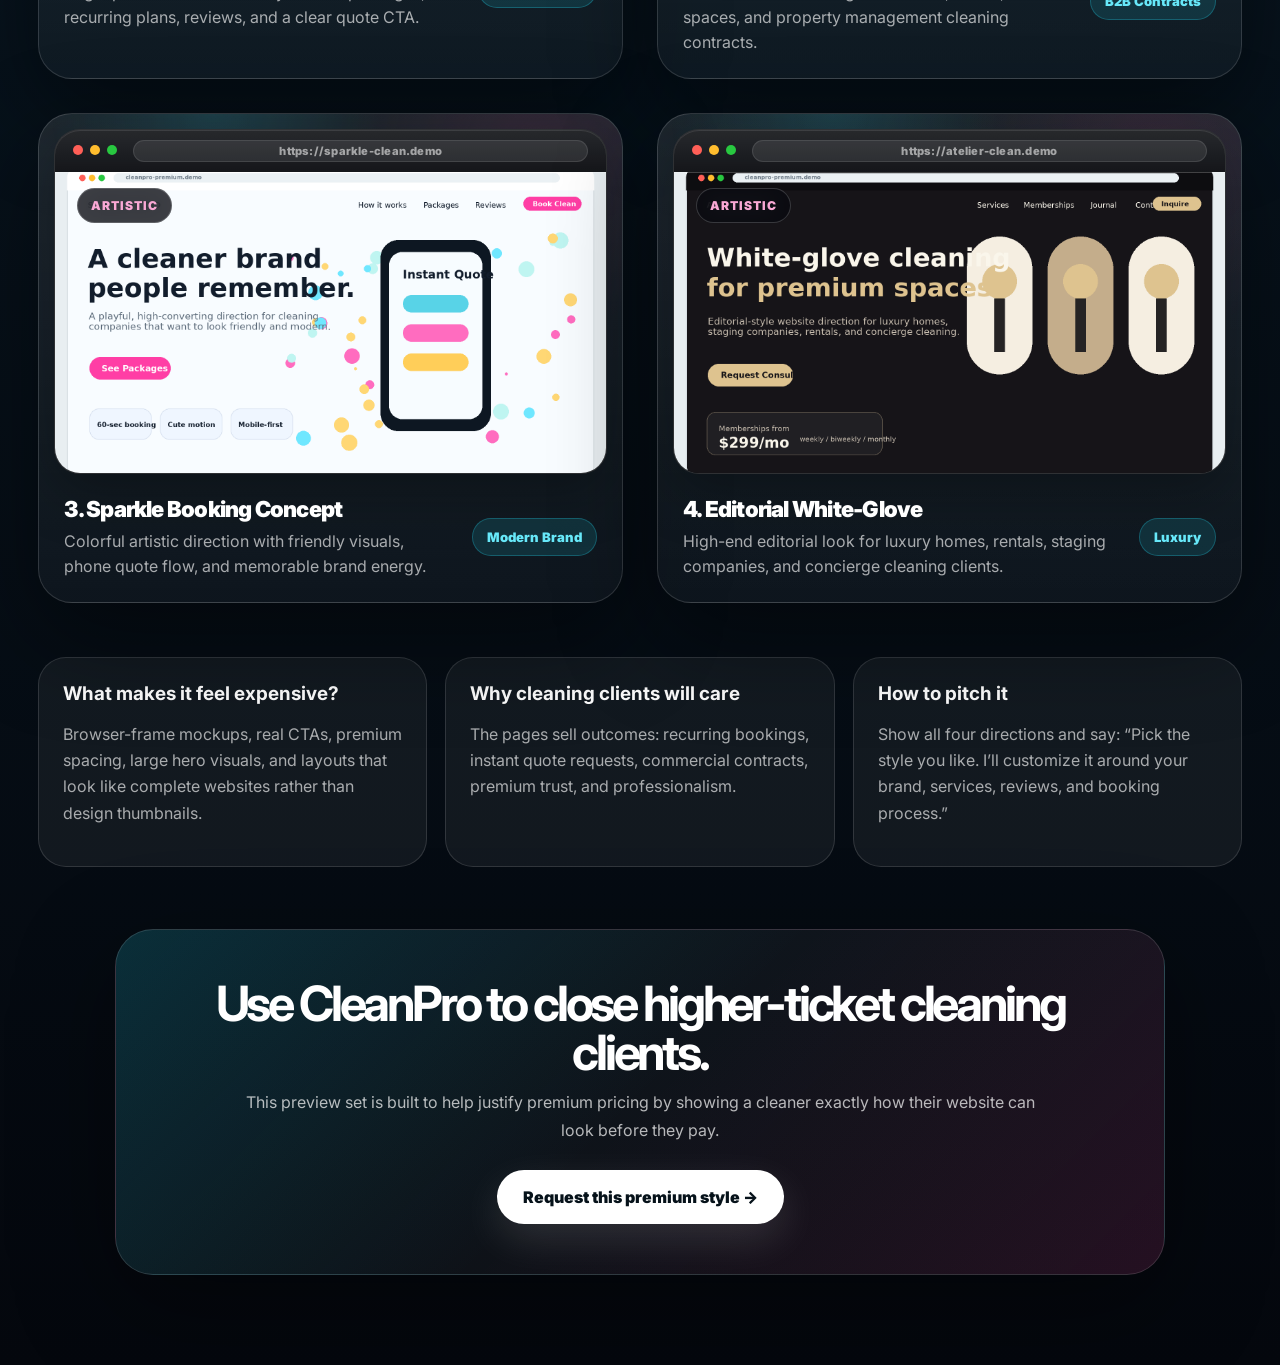
<file: cleanpro.html>
<!DOCTYPE html>
<html lang="en">
<head>
  <meta charset="UTF-8" />
  <meta name="viewport" content="width=device-width, initial-scale=1.0" />
  <title>CleanPro — Premium Live Preview | A-Designs</title>
  <link rel="preconnect" href="https://fonts.googleapis.com">
  <link rel="preconnect" href="https://fonts.gstatic.com" crossorigin>
  <link href="https://fonts.googleapis.com/css2?family=Inter:wght@400;500;600;700;800;900&family=Playfair+Display:wght@700;800;900&display=swap" rel="stylesheet">
  <style>
    *{box-sizing:border-box}html{scroll-behavior:smooth}body{margin:0;background:radial-gradient(circle at 8% 0%,rgba(34,211,238,.20),transparent 28%),radial-gradient(circle at 92% 5%,rgba(236,72,153,.18),transparent 30%),linear-gradient(180deg,#031018,#07131d 52%,#04070d);color:#fff;font-family:Inter,system-ui,sans-serif;overflow-x:hidden}body:before{content:"";position:fixed;inset:0;pointer-events:none;opacity:.055;background-image:url("data:image/svg+xml,%3Csvg viewBox='0 0 220 220' xmlns='http://www.w3.org/2000/svg'%3E%3Cfilter id='n'%3E%3CfeTurbulence type='fractalNoise' baseFrequency='.75' numOctaves='3' stitchTiles='stitch'/%3E%3C/filter%3E%3Crect width='100%25' height='100%25' filter='url(%23n)' opacity='.55'/%3E%3C/svg%3E");z-index:50}.page{width:min(1560px,94vw);margin:0 auto;padding:28px 0 90px}.nav{position:sticky;top:16px;z-index:30;display:flex;align-items:center;justify-content:space-between;gap:20px;margin-bottom:54px;padding:14px 18px;border:1px solid rgba(255,255,255,.14);border-radius:999px;background:rgba(3,10,18,.72);backdrop-filter:blur(18px);box-shadow:0 22px 70px rgba(0,0,0,.36)}.brand{display:flex;align-items:center;gap:11px;text-decoration:none;color:#fff;font-weight:950;font-size:1.08rem}.mark{display:grid;place-items:center;width:42px;height:42px;border-radius:14px;background:linear-gradient(135deg,#67e8f9,#22d3ee 45%,#f472b6);color:#06121a;font-weight:950}.nav-links{display:flex;gap:24px;align-items:center}.nav a:not(.brand){color:rgba(255,255,255,.72);text-decoration:none;font-weight:850}.nav .cta{background:#fff;color:#07111a!important;padding:12px 18px;border-radius:999px;box-shadow:0 12px 34px rgba(255,255,255,.12)}.hero{display:grid;grid-template-columns:1.03fr .97fr;gap:42px;align-items:center;margin:0 0 58px}.eyebrow{display:inline-flex;gap:9px;align-items:center;margin-bottom:14px;color:#67e8f9;font-weight:950;text-transform:uppercase;letter-spacing:.16em;font-size:.78rem}.hero h1{font-size:clamp(2.85rem,5.5vw,6.5rem);line-height:.91;letter-spacing:-.08em;margin:0}.hero h1 span{font-family:'Playfair Display',serif;background:linear-gradient(135deg,#a5f3fc,#f9a8d4,#facc15);-webkit-background-clip:text;background-clip:text;color:transparent}.hero p{margin:22px 0 0;color:rgba(255,255,255,.70);font-size:clamp(1.02rem,1.4vw,1.25rem);line-height:1.75;max-width:720px}.hero-actions{display:flex;gap:14px;flex-wrap:wrap;margin-top:28px}.btn{display:inline-flex;align-items:center;justify-content:center;border-radius:999px;padding:16px 22px;font-weight:950;text-decoration:none}.btn.primary{background:linear-gradient(135deg,#67e8f9,#f472b6);color:#06121a}.btn.secondary{border:1px solid rgba(255,255,255,.16);background:rgba(255,255,255,.07);color:#fff}.hero-panel{position:relative;border:1px solid rgba(255,255,255,.13);border-radius:38px;padding:18px;background:linear-gradient(145deg,rgba(255,255,255,.12),rgba(255,255,255,.035));box-shadow:0 44px 120px rgba(0,0,0,.48);transform:perspective(1200px) rotateY(-7deg) rotateX(4deg)}.hero-panel img{width:100%;display:block;border-radius:25px;box-shadow:0 22px 65px rgba(0,0,0,.34)}.floating-stat{position:absolute;left:-28px;bottom:28px;border:1px solid rgba(255,255,255,.16);background:rgba(4,10,18,.78);backdrop-filter:blur(18px);border-radius:22px;padding:18px 20px;box-shadow:0 20px 60px rgba(0,0,0,.36)}.floating-stat strong{display:block;font-size:2rem}.floating-stat span{color:rgba(255,255,255,.66);font-weight:800}.section-title{text-align:center;margin:26px auto 38px;max-width:940px}.section-title h2{font-size:clamp(2rem,4vw,4.4rem);line-height:.98;letter-spacing:-.07em;margin:0}.section-title p{color:rgba(255,255,255,.66);line-height:1.7;font-size:1.08rem}.trust-row{display:grid;grid-template-columns:repeat(4,1fr);gap:16px;margin:0 0 52px}.trust-card{border:1px solid rgba(255,255,255,.13);background:rgba(255,255,255,.055);border-radius:24px;padding:20px;text-align:center}.trust-card strong{display:block;font-size:1.9rem}.trust-card span{color:rgba(255,255,255,.64);font-weight:800;font-size:.92rem}.grid{display:grid;grid-template-columns:repeat(2,minmax(0,1fr));gap:34px}.card{position:relative;border-radius:34px;padding:15px;background:linear-gradient(180deg,rgba(255,255,255,.10),rgba(255,255,255,.035));border:1px solid rgba(255,255,255,.14);overflow:hidden;box-shadow:0 34px 100px rgba(0,0,0,.45);transition:transform .35s ease,box-shadow .35s ease,border-color .35s ease}.card:before{content:"";position:absolute;inset:-1px;background:radial-gradient(circle at 30% 0%,rgba(34,211,238,.20),transparent 26%),radial-gradient(circle at 85% 8%,rgba(236,72,153,.15),transparent 28%);opacity:.75;pointer-events:none}.card:hover{transform:translateY(-10px) scale(1.004);box-shadow:0 44px 120px rgba(34,211,238,.15),0 34px 90px rgba(0,0,0,.55);border-color:rgba(34,211,238,.42)}.shot{position:relative;border-radius:26px;overflow:hidden;background:#07090d;aspect-ratio:16/10;border:1px solid rgba(255,255,255,.16);box-shadow:inset 0 1px 0 rgba(255,255,255,.10),0 18px 55px rgba(0,0,0,.28);padding-top:42px}.shot:before{content:"";position:absolute;left:0;right:0;top:0;height:42px;background:linear-gradient(180deg,rgba(255,255,255,.13),rgba(255,255,255,.055));border-bottom:1px solid rgba(255,255,255,.10);z-index:3}.shot:after{content:"";position:absolute;left:18px;top:15px;width:10px;height:10px;border-radius:50%;background:#ff5f57;box-shadow:17px 0 #ffbd2e,34px 0 #28c840;z-index:4}.urlbar{position:absolute;left:78px;right:18px;top:10px;height:22px;border-radius:999px;background:rgba(255,255,255,.09);border:1px solid rgba(255,255,255,.10);z-index:4;color:rgba(255,255,255,.56);font-size:.70rem;font-weight:850;display:flex;align-items:center;justify-content:center;letter-spacing:.02em}.shot img{width:100%;height:100%;display:block;object-fit:cover;transition:transform .45s ease,filter .45s ease}.card:hover .shot img{transform:scale(1.035);filter:saturate(1.12) contrast(1.04)}.tag{position:absolute;left:22px;top:58px;z-index:2;padding:9px 13px;border-radius:999px;font-size:.76rem;font-weight:950;letter-spacing:.08em;text-transform:uppercase;background:rgba(8,10,16,.78);border:1px solid rgba(255,255,255,.18);backdrop-filter:blur(12px)}.tag.real{color:#a5f3fc}.tag.art{color:#f9a8d4}.caption{position:relative;z-index:1;display:grid;grid-template-columns:1fr auto;align-items:center;gap:18px;padding:22px 10px 8px}.caption strong{font-size:1.38rem;font-weight:950;letter-spacing:-.035em}.caption p{margin:7px 0 0;color:rgba(255,255,255,.64);line-height:1.55}.pill{white-space:nowrap;background:rgba(34,211,238,.13);color:#67e8f9;border:1px solid rgba(34,211,238,.28);font-weight:950;padding:10px 14px;border-radius:999px;font-size:.82rem}.breakdown{display:grid;grid-template-columns:repeat(3,1fr);gap:18px;margin:54px 0 0}.breakdown article{border:1px solid rgba(255,255,255,.13);background:rgba(255,255,255,.055);border-radius:28px;padding:24px}.breakdown b{font-size:1.18rem}.breakdown p{color:rgba(255,255,255,.64);line-height:1.65}.cta-box{margin:62px auto 0;max-width:1050px;text-align:center;border:1px solid rgba(255,255,255,.14);border-radius:38px;padding:50px;background:linear-gradient(135deg,rgba(34,211,238,.18),rgba(255,255,255,.045),rgba(236,72,153,.14));box-shadow:0 30px 100px rgba(0,0,0,.38)}.cta-box h2{font-size:clamp(2rem,3.8vw,3.7rem);line-height:1;margin:0 0 12px;letter-spacing:-.065em}.cta-box p{margin:0 auto 26px;color:rgba(255,255,255,.70);max-width:790px;line-height:1.7}.cta-box a{display:inline-flex;background:#fff;color:#06121a;text-decoration:none;font-weight:950;padding:17px 26px;border-radius:999px;box-shadow:0 15px 40px rgba(255,255,255,.13)}@media(max-width:920px){.page{width:min(100% - 22px,1560px);padding-top:12px}.nav{border-radius:24px;align-items:flex-start;flex-direction:column}.nav-links{gap:12px;flex-wrap:wrap}.hero{grid-template-columns:1fr;text-align:left}.hero-panel{transform:none}.floating-stat{position:relative;left:auto;bottom:auto;margin-top:12px}.grid,.trust-row,.breakdown{grid-template-columns:1fr;gap:22px}.caption{grid-template-columns:1fr}.pill{width:max-content}.card{border-radius:24px;padding:10px}.shot{border-radius:18px}.cta-box{text-align:left;padding:28px;border-radius:26px}}
  
.template-switcher{position:sticky;top:14px;z-index:100;width:min(1540px,94vw);margin:14px auto 22px;display:flex;align-items:center;justify-content:space-between;gap:14px;padding:12px 14px;border:1px solid rgba(255,255,255,.14);border-radius:999px;background:rgba(6,8,14,.74);backdrop-filter:blur(18px);box-shadow:0 18px 70px rgba(0,0,0,.36)}
.template-switcher .switch-brand{color:#fff;text-decoration:none;font-weight:950;display:flex;align-items:center;gap:10px;white-space:nowrap}
.template-switcher .switch-brand span{display:grid;place-items:center;width:34px;height:34px;border-radius:12px;background:linear-gradient(135deg,#ffd36a,#f97316 52%,#fb4da1);color:#0b0b11}
.template-switcher .template-links{display:flex;align-items:center;gap:8px;flex-wrap:wrap;justify-content:flex-end}
.template-switcher .template-links a{color:rgba(255,255,255,.76);text-decoration:none;font-weight:850;font-size:.86rem;padding:9px 12px;border:1px solid rgba(255,255,255,.12);background:rgba(255,255,255,.045);border-radius:999px;transition:transform .25s ease,background .25s ease,color .25s ease}
.template-switcher .template-links a:hover{transform:translateY(-2px);background:rgba(255,255,255,.12);color:#fff}
.template-switcher .template-links a.active{background:#fff;color:#0a0b11;border-color:#fff}
@media(max-width:900px){.template-switcher{position:relative;top:auto;border-radius:24px;align-items:flex-start;flex-direction:column;width:min(100% - 22px,1540px)}.template-switcher .template-links{justify-content:flex-start}.template-switcher .template-links a{font-size:.82rem;padding:8px 10px}}

.instagram-link{display:inline-flex;align-items:center;justify-content:center;width:46px;height:46px;border-radius:999px;text-decoration:none;background:linear-gradient(135deg,#feda75,#fa7e1e 32%,#d62976 58%,#962fbf 78%,#4f5bd5);box-shadow:0 14px 34px rgba(214,41,118,.26);transition:transform .25s ease,box-shadow .25s ease,filter .25s ease;flex:0 0 auto}.instagram-link svg{width:22px;height:22px;fill:#fff}.instagram-link:hover{transform:translateY(-3px) scale(1.04);box-shadow:0 18px 46px rgba(214,41,118,.40);filter:saturate(1.15)}
</style>
<style>
/* Shared A-Designs top navigation */
.global-site-nav{position:sticky;top:14px;z-index:999;width:min(1540px,94vw);margin:14px auto 24px;display:flex;align-items:center;justify-content:space-between;gap:18px;padding:14px 18px;border:1px solid rgba(255,255,255,.14);border-radius:999px;background:rgba(4,5,12,.78);backdrop-filter:blur(18px);-webkit-backdrop-filter:blur(18px);box-shadow:0 22px 80px rgba(0,0,0,.42)}
.global-logo{display:flex;align-items:center;gap:10px;color:#fff;text-decoration:none;font-weight:950;font-size:clamp(1.05rem,1.7vw,1.45rem);letter-spacing:-.04em;white-space:nowrap}
.global-logo span{display:grid;place-items:center;width:42px;height:42px;border-radius:14px;background:linear-gradient(135deg,#ffd36a,#ff7a2f 48%,#fb4da1);color:#07070c;font-weight:950}
.global-nav-links{display:flex;align-items:center;gap:clamp(14px,2vw,30px)}
.global-nav-links a{color:rgba(255,255,255,.72);text-decoration:none;font-weight:850;font-size:clamp(.9rem,1.05vw,1.05rem);transition:.22s ease}
.global-nav-links a:hover{color:#fff;transform:translateY(-1px)}
.global-instagram{display:inline-flex;align-items:center;justify-content:center;gap:9px;width:auto;min-width:52px;height:52px;padding:0 15px;border-radius:999px;background:linear-gradient(135deg,#ffd36a,#f97316 42%,#fb4da1 72%,#7c3aed);box-shadow:0 16px 42px rgba(251,77,161,.28);color:#fff;text-decoration:none;flex:0 0 auto}
.global-instagram svg{width:23px;height:23px;fill:currentColor;flex:0 0 auto}.global-instagram span{font-size:.9rem;font-weight:900;letter-spacing:-.01em;color:#fff;white-space:nowrap}
.global-nav-cta{display:inline-flex;align-items:center;justify-content:center;padding:15px 26px;border-radius:999px;background:linear-gradient(135deg,#ffd36a,#ff9a63 45%,#fb4da1);color:#09080e!important;text-decoration:none;font-weight:950;white-space:nowrap;box-shadow:0 16px 44px rgba(251,77,161,.22);transition:.22s ease}
.global-nav-cta:hover{transform:translateY(-2px);box-shadow:0 24px 64px rgba(251,77,161,.30)}
@media(max-width:980px){.global-site-nav{border-radius:28px;align-items:flex-start;flex-wrap:wrap}.global-nav-links{order:4;width:100%;justify-content:center;flex-wrap:wrap;gap:10px}.global-nav-links a{padding:8px 10px;border:1px solid rgba(255,255,255,.10);border-radius:999px;background:rgba(255,255,255,.04)}.global-nav-cta{padding:12px 16px}.global-instagram{min-width:46px;height:46px;padding:0 13px}}
@media(max-width:620px){.global-site-nav{width:min(100% - 22px,1540px);padding:12px}.global-logo{font-size:1.05rem}.global-logo span{width:36px;height:36px;border-radius:12px}.global-instagram{min-width:42px;height:42px;padding:0 11px}.global-instagram span{display:none}.global-nav-cta{width:100%;order:3}.global-nav-links{display:none}}
</style>
<style>
/* Fixed/sticky navbar spacing fix: keeps preview-gallery headings from sitting under the top navigation */
.restaurant-gallery-wrap,
.restaurant-board,
.preview-wrap,
.all-demos-shell{
  padding-top: clamp(150px, 11vw, 190px) !important;
}
.restaurant-gallery-head,
.restaurant-board-head,
.preview-hero,
.all-demos-hero{
  margin-top: 0 !important;
}
@media(max-width:980px){
  .restaurant-gallery-wrap,
  .restaurant-board,
  .preview-wrap,
  .all-demos-shell{
    padding-top: 42px !important;
  }
}
</style>
</head>
<body>
<header class="global-site-nav" id="top">
  <a href="index.html#home" class="global-logo" aria-label="A-Designs home"><span>A</span>-Designs</a>
  <nav class="global-nav-links" aria-label="Main navigation">
    <a href="index.html#work">Demos</a>
    <a href="index.html#proof">Results</a>
    <a href="index.html#services">Services</a>
    <a href="index.html#pricing">Packages</a>
    <a href="index.html#process">Process</a>
    <a href="index.html#faq">FAQ</a>
    <a href="index.html#contact">Contact</a>
  </nav>
  <a class="global-instagram" href="https://www.instagram.com/adesignshalifax?igsh=MTZwd2huajMwZjdxbA%3D%3D&utm_source=qr" target="_blank" rel="noopener" aria-label="Open A-Designs on Instagram"><svg viewBox="0 0 24 24" aria-hidden="true"><path d="M7.8 2h8.4A5.8 5.8 0 0 1 22 7.8v8.4a5.8 5.8 0 0 1-5.8 5.8H7.8A5.8 5.8 0 0 1 2 16.2V7.8A5.8 5.8 0 0 1 7.8 2Zm0 2A3.8 3.8 0 0 0 4 7.8v8.4A3.8 3.8 0 0 0 7.8 20h8.4a3.8 3.8 0 0 0 3.8-3.8V7.8A3.8 3.8 0 0 0 16.2 4H7.8Zm4.2 3.3A4.7 4.7 0 1 1 12 16.7a4.7 4.7 0 0 1 0-9.4Zm0 2A2.7 2.7 0 1 0 12 14.7a2.7 2.7 0 0 0 0-5.4Zm5-2.15a1.1 1.1 0 1 1-1.1 1.1 1.1 1.1 0 0 1 1.1-1.1Z"/></svg><span>@adesignshalifax</span></a>
  <a href="index.html#contact" class="global-nav-cta">Get Free Mockup</a>
</header>
<div class="template-switcher"><a class="switch-brand" href="all-demos.html"><span>A</span> All templates</a><div class="template-links"><a class="" href="restaurant-spice-house.html">Restaurant</a><a class="" href="restaurant-urban-cafe.html">Urban Café</a><a class="" href="kings-barbers.html">King’s Barber</a><a class="" href="luxe-hair.html">Luxe Hair</a><a class="" href="prime-roofing.html">Prime Roofing</a><a class="active" href="cleanpro.html">CleanPro</a></div></div>
  <main class="page">
    

    <section class="hero">
      <div>
        <div class="eyebrow">✦ Premium cleaning website system</div>
        <h1>CleanPro previews built to feel like a <span>premium client website.</span></h1>
        <p>Inspired by premium cleaning templates and agency-grade landing pages: large hero visuals, high-trust CTAs, realistic service sections, commercial contract positioning, and polished mockup frames that make the client see the value instantly.</p>
        <div class="hero-actions"><a class="btn primary" href="#designs">View 4 Premium Designs</a><a class="btn secondary" href="index.html#contact">Request This Style</a></div>
      </div>
      <div class="hero-panel"><img src="assets/cleanpro-premium-luxury-realistic.png" alt="Premium CleanPro website preview"><div class="floating-stat"><strong>4.9★</strong><span>high-trust service design</span></div></div>
    </section>

    <section class="trust-row" id="value">
      <div class="trust-card"><strong>4</strong><span>premium directions</span></div>
      <div class="trust-card"><strong>2</strong><span>realistic layouts</span></div>
      <div class="trust-card"><strong>2</strong><span>artistic concepts</span></div>
      <div class="trust-card"><strong>Premium</strong><span>sales-ready positioning</span></div>
    </section>

    <section class="section-title" id="designs">
      <div class="eyebrow">CleanPro live preview set</div>
      <h2>More realistic. More polished. More premium.</h2>
      <p>Each preview is designed like a real cleaning company homepage, not a placeholder. The layouts focus on instant quote requests, recurring cleaning plans, trust proof, and high-end service positioning.</p>
    </section>

    <section class="grid">
      <article class="card"><div class="shot"><span class="urlbar">https://cleanpro-luxury.demo</span><span class="tag real">Realistic</span><img src="assets/cleanpro-premium-luxury-realistic.png" alt="Luxury home cleaning website preview"></div><div class="caption"><div><strong>1. Luxury Home Cleaning</strong><p>Bright premium residential layout with packages, recurring plans, reviews, and a clear quote CTA.</p></div><span class="pill">Homeowners</span></div></article>
      <article class="card"><div class="shot"><span class="urlbar">https://cleanpro-commercial.demo</span><span class="tag real">Realistic</span><img src="assets/cleanpro-premium-commercial-realistic.png" alt="Commercial cleaning website preview"></div><div class="caption"><div><strong>2. Commercial Contracting</strong><p>Professional B2B design for offices, clinics, retail spaces, and property management cleaning contracts.</p></div><span class="pill">B2B Contracts</span></div></article>
      <article class="card"><div class="shot"><span class="urlbar">https://sparkle-clean.demo</span><span class="tag art">Artistic</span><img src="assets/cleanpro-premium-artistic-spark.png" alt="Artistic bright cleaning website preview"></div><div class="caption"><div><strong>3. Sparkle Booking Concept</strong><p>Colorful artistic direction with friendly visuals, phone quote flow, and memorable brand energy.</p></div><span class="pill">Modern Brand</span></div></article>
      <article class="card"><div class="shot"><span class="urlbar">https://atelier-clean.demo</span><span class="tag art">Artistic</span><img src="assets/cleanpro-premium-editorial-artistic.png" alt="Editorial luxury cleaning website preview"></div><div class="caption"><div><strong>4. Editorial White-Glove</strong><p>High-end editorial look for luxury homes, rentals, staging companies, and concierge cleaning clients.</p></div><span class="pill">Luxury</span></div></article>
    </section>

    <section class="breakdown">
      <article><b>What makes it feel expensive?</b><p>Browser-frame mockups, real CTAs, premium spacing, large hero visuals, and layouts that look like complete websites rather than design thumbnails.</p></article>
      <article><b>Why cleaning clients will care</b><p>The pages sell outcomes: recurring bookings, instant quote requests, commercial contracts, premium trust, and professionalism.</p></article>
      <article><b>How to pitch it</b><p>Show all four directions and say: “Pick the style you like. I’ll customize it around your brand, services, reviews, and booking process.”</p></article>
    </section>

    <section class="cta-box"><h2>Use CleanPro to close higher-ticket cleaning clients.</h2><p>This preview set is built to help justify premium pricing by showing a cleaner exactly how their website can look before they pay.</p><a href="index.html#contact">Request this premium style →</a></section>
  </main>
</body>
</html>
</file>
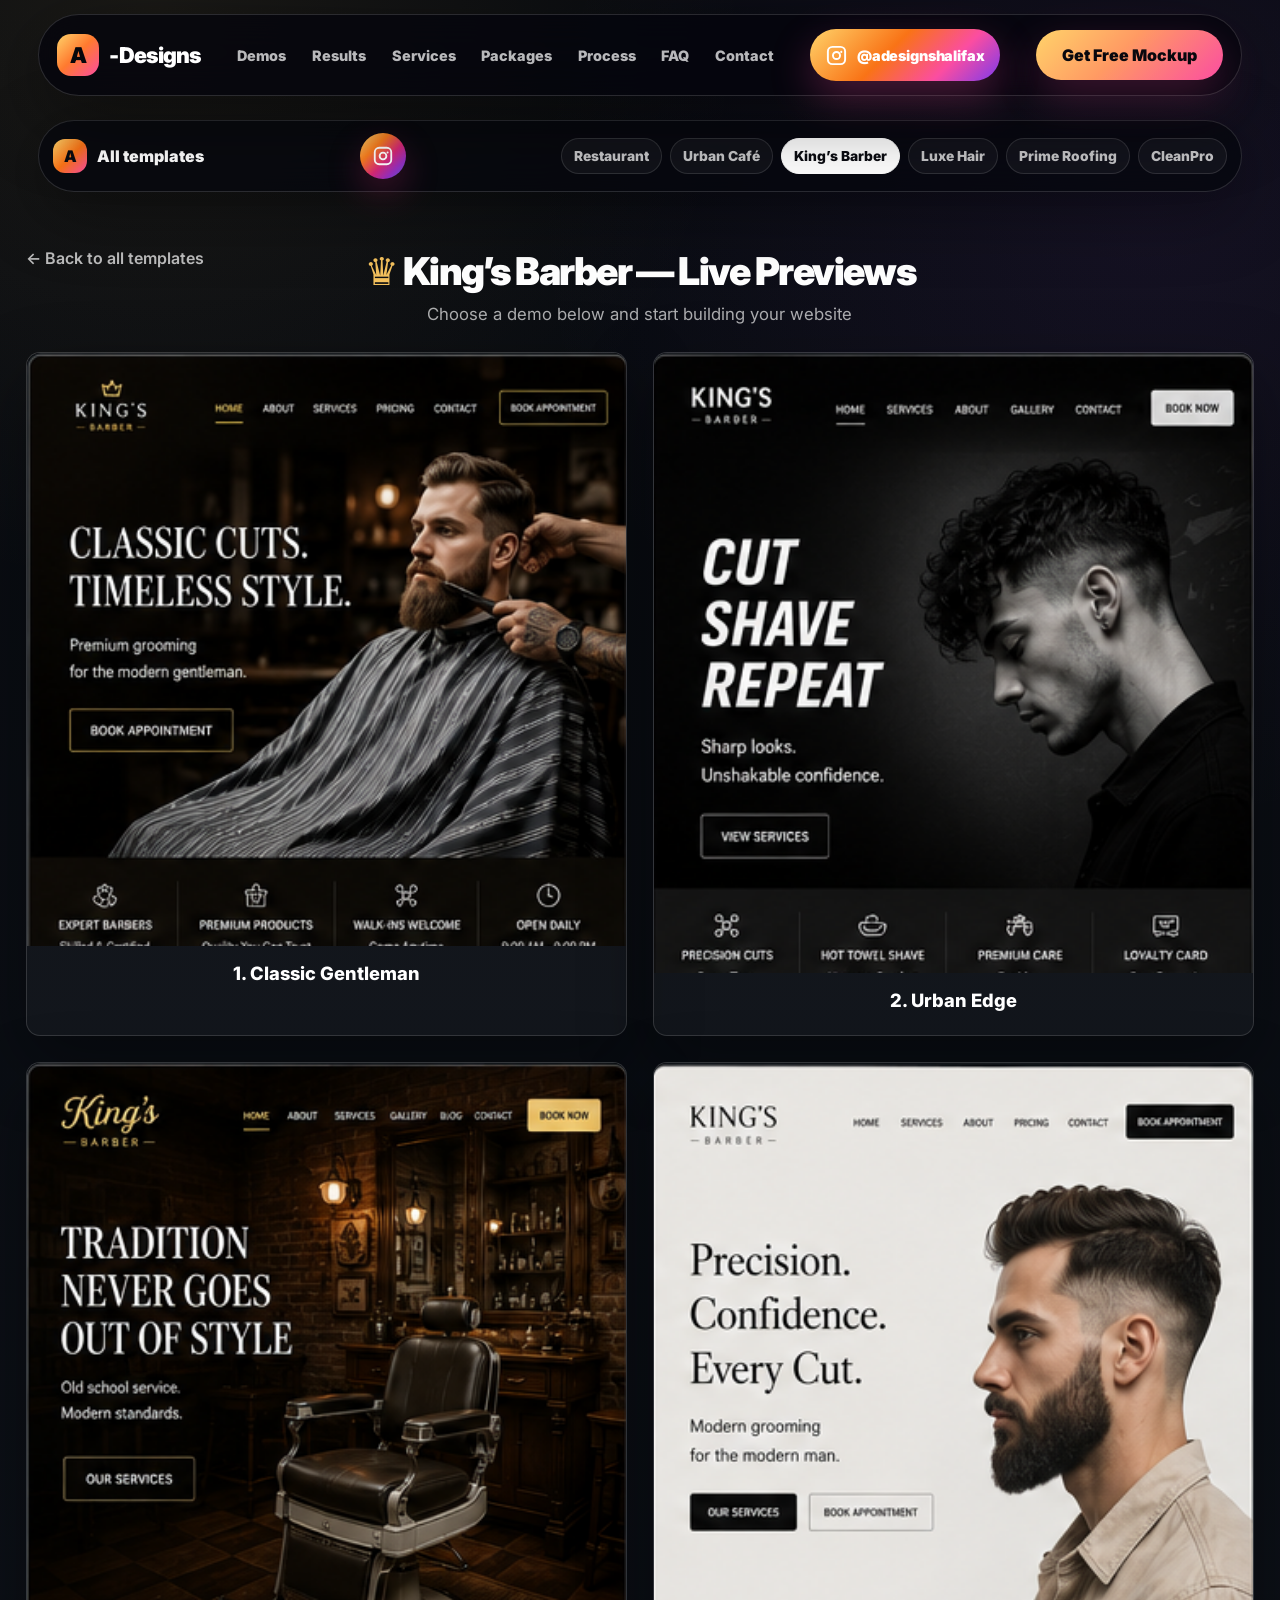
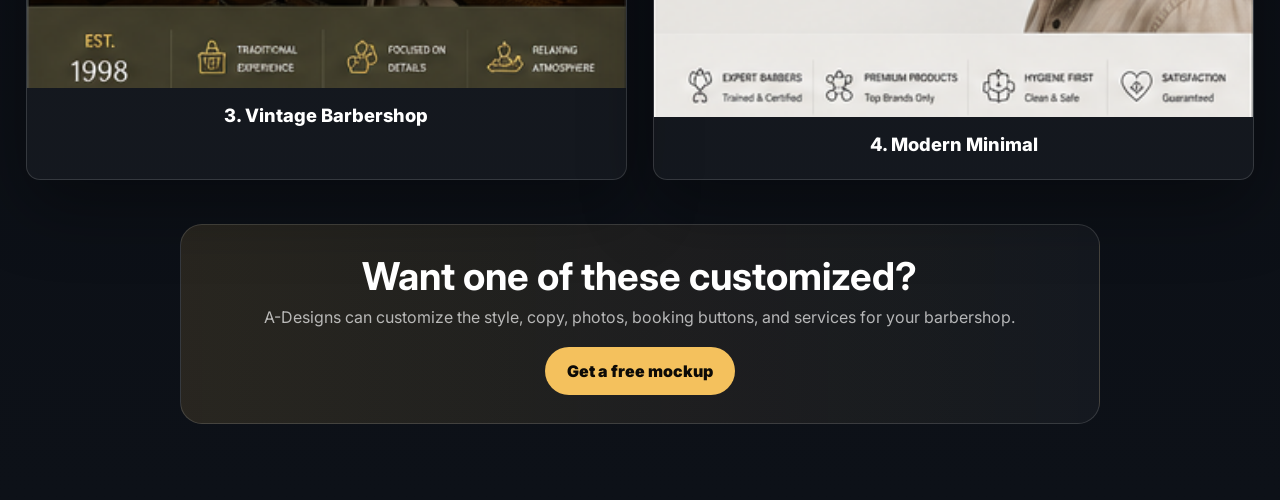
<file: kings-barbers.html>
<!DOCTYPE html><html lang="en"><head><meta charset="UTF-8"><meta name="viewport" content="width=device-width, initial-scale=1.0"><title>King's Barber — Live Previews | A-Designs</title><link rel="preconnect" href="https://fonts.googleapis.com"><link rel="preconnect" href="https://fonts.gstatic.com" crossorigin><link href="https://fonts.googleapis.com/css2?family=Inter:wght@400;500;600;700;800;900&family=Playfair+Display:wght@700;800;900&display=swap" rel="stylesheet"><style>
*{box-sizing:border-box}body{margin:0;background:radial-gradient(circle at 12% 0%,rgba(244,193,93,.08),transparent 25%),radial-gradient(circle at 90% 10%,rgba(168,85,247,.08),transparent 28%),linear-gradient(180deg,#080b10,#0d1118);color:#fff;font-family:Inter,system-ui,sans-serif}.page{width:min(1480px,96vw);margin:0 auto;padding:34px 0 76px}.top{display:grid;grid-template-columns:1fr auto 1fr;align-items:start;margin-bottom:28px}.back{color:rgba(255,255,255,.72);text-decoration:none;font-weight:600}.title{text-align:center}.title h1{margin:0;font-size:clamp(1.8rem,3vw,3.3rem);font-weight:900;letter-spacing:-.04em}.title h1 span{color:#f4c15d}.title p{margin:10px 0 0;color:rgba(255,255,255,.66);font-size:1.05rem}.grid{display:grid;grid-template-columns:repeat(2,minmax(0,1fr));gap:26px}.card{background:rgba(255,255,255,.035);border:1px solid rgba(255,255,255,.14);border-radius:14px;padding:0;overflow:hidden;box-shadow:0 26px 70px rgba(0,0,0,.35)}.card img{width:100%;height:auto;display:block;object-fit:contain;background:#07090d}.caption{text-align:center;padding:16px 16px 24px;font-size:1.15rem;font-weight:800}.cta{margin:44px auto 0;max-width:920px;text-align:center;border:1px solid rgba(255,255,255,.14);border-radius:22px;padding:28px;background:linear-gradient(90deg,rgba(244,193,93,.12),rgba(255,255,255,.035))}.cta h2{margin:0 0 8px;font-size:clamp(1.7rem,3vw,2.6rem)}.cta p{margin:0 0 20px;color:rgba(255,255,255,.68)}.cta a{display:inline-flex;background:#f4c15d;color:#0d0b07;text-decoration:none;font-weight:900;padding:14px 22px;border-radius:999px}@media(max-width:820px){.page{width:min(100% - 22px,1480px);padding-top:24px}.top{display:block}.title{text-align:left;margin-top:18px}.grid{grid-template-columns:1fr;gap:20px}.card img{height:auto}.caption{text-align:left}.back{display:inline-flex;padding:10px 0}.title h1{font-size:2rem}}

.template-switcher{position:sticky;top:14px;z-index:100;width:min(1540px,94vw);margin:14px auto 22px;display:flex;align-items:center;justify-content:space-between;gap:14px;padding:12px 14px;border:1px solid rgba(255,255,255,.14);border-radius:999px;background:rgba(6,8,14,.74);backdrop-filter:blur(18px);box-shadow:0 18px 70px rgba(0,0,0,.36)}
.template-switcher .switch-brand{color:#fff;text-decoration:none;font-weight:950;display:flex;align-items:center;gap:10px;white-space:nowrap}
.template-switcher .switch-brand span{display:grid;place-items:center;width:34px;height:34px;border-radius:12px;background:linear-gradient(135deg,#ffd36a,#f97316 52%,#fb4da1);color:#0b0b11}
.template-switcher .template-links{display:flex;align-items:center;gap:8px;flex-wrap:wrap;justify-content:flex-end}
.template-switcher .template-links a{color:rgba(255,255,255,.76);text-decoration:none;font-weight:850;font-size:.86rem;padding:9px 12px;border:1px solid rgba(255,255,255,.12);background:rgba(255,255,255,.045);border-radius:999px;transition:transform .25s ease,background .25s ease,color .25s ease}
.template-switcher .template-links a:hover{transform:translateY(-2px);background:rgba(255,255,255,.12);color:#fff}
.template-switcher .template-links a.active{background:#fff;color:#0a0b11;border-color:#fff}
@media(max-width:900px){.template-switcher{position:relative;top:auto;border-radius:24px;align-items:flex-start;flex-direction:column;width:min(100% - 22px,1540px)}.template-switcher .template-links{justify-content:flex-start}.template-switcher .template-links a{font-size:.82rem;padding:8px 10px}}

.instagram-link{display:inline-flex;align-items:center;justify-content:center;width:46px;height:46px;border-radius:999px;text-decoration:none;background:linear-gradient(135deg,#feda75,#fa7e1e 32%,#d62976 58%,#962fbf 78%,#4f5bd5);box-shadow:0 14px 34px rgba(214,41,118,.26);transition:transform .25s ease,box-shadow .25s ease,filter .25s ease;flex:0 0 auto}.instagram-link svg{width:22px;height:22px;fill:#fff}.instagram-link:hover{transform:translateY(-3px) scale(1.04);box-shadow:0 18px 46px rgba(214,41,118,.40);filter:saturate(1.15)}
</style><style>
/* Shared A-Designs top navigation */
.global-site-nav{position:sticky;top:14px;z-index:999;width:min(1540px,94vw);margin:14px auto 24px;display:flex;align-items:center;justify-content:space-between;gap:18px;padding:14px 18px;border:1px solid rgba(255,255,255,.14);border-radius:999px;background:rgba(4,5,12,.78);backdrop-filter:blur(18px);-webkit-backdrop-filter:blur(18px);box-shadow:0 22px 80px rgba(0,0,0,.42)}
.global-logo{display:flex;align-items:center;gap:10px;color:#fff;text-decoration:none;font-weight:950;font-size:clamp(1.05rem,1.7vw,1.45rem);letter-spacing:-.04em;white-space:nowrap}
.global-logo span{display:grid;place-items:center;width:42px;height:42px;border-radius:14px;background:linear-gradient(135deg,#ffd36a,#ff7a2f 48%,#fb4da1);color:#07070c;font-weight:950}
.global-nav-links{display:flex;align-items:center;gap:clamp(14px,2vw,30px)}
.global-nav-links a{color:rgba(255,255,255,.72);text-decoration:none;font-weight:850;font-size:clamp(.9rem,1.05vw,1.05rem);transition:.22s ease}
.global-nav-links a:hover{color:#fff;transform:translateY(-1px)}
.global-instagram{display:inline-flex;align-items:center;justify-content:center;gap:9px;width:auto;min-width:52px;height:52px;padding:0 15px;border-radius:999px;background:linear-gradient(135deg,#ffd36a,#f97316 42%,#fb4da1 72%,#7c3aed);box-shadow:0 16px 42px rgba(251,77,161,.28);color:#fff;text-decoration:none;flex:0 0 auto}
.global-instagram svg{width:23px;height:23px;fill:currentColor;flex:0 0 auto}.global-instagram span{font-size:.9rem;font-weight:900;letter-spacing:-.01em;color:#fff;white-space:nowrap}
.global-nav-cta{display:inline-flex;align-items:center;justify-content:center;padding:15px 26px;border-radius:999px;background:linear-gradient(135deg,#ffd36a,#ff9a63 45%,#fb4da1);color:#09080e!important;text-decoration:none;font-weight:950;white-space:nowrap;box-shadow:0 16px 44px rgba(251,77,161,.22);transition:.22s ease}
.global-nav-cta:hover{transform:translateY(-2px);box-shadow:0 24px 64px rgba(251,77,161,.30)}
@media(max-width:980px){.global-site-nav{border-radius:28px;align-items:flex-start;flex-wrap:wrap}.global-nav-links{order:4;width:100%;justify-content:center;flex-wrap:wrap;gap:10px}.global-nav-links a{padding:8px 10px;border:1px solid rgba(255,255,255,.10);border-radius:999px;background:rgba(255,255,255,.04)}.global-nav-cta{padding:12px 16px}.global-instagram{min-width:46px;height:46px;padding:0 13px}}
@media(max-width:620px){.global-site-nav{width:min(100% - 22px,1540px);padding:12px}.global-logo{font-size:1.05rem}.global-logo span{width:36px;height:36px;border-radius:12px}.global-instagram{min-width:42px;height:42px;padding:0 11px}.global-instagram span{display:none}.global-nav-cta{width:100%;order:3}.global-nav-links{display:none}}
</style>
<style>
/* Fixed/sticky navbar spacing fix: keeps preview-gallery headings from sitting under the top navigation */
.restaurant-gallery-wrap,
.restaurant-board,
.preview-wrap,
.all-demos-shell{
  padding-top: clamp(150px, 11vw, 190px) !important;
}
.restaurant-gallery-head,
.restaurant-board-head,
.preview-hero,
.all-demos-hero{
  margin-top: 0 !important;
}
@media(max-width:980px){
  .restaurant-gallery-wrap,
  .restaurant-board,
  .preview-wrap,
  .all-demos-shell{
    padding-top: 42px !important;
  }
}
</style>
</head><body>
<header class="global-site-nav" id="top">
  <a href="index.html#home" class="global-logo" aria-label="A-Designs home"><span>A</span>-Designs</a>
  <nav class="global-nav-links" aria-label="Main navigation">
    <a href="index.html#work">Demos</a>
    <a href="index.html#proof">Results</a>
    <a href="index.html#services">Services</a>
    <a href="index.html#pricing">Packages</a>
    <a href="index.html#process">Process</a>
    <a href="index.html#faq">FAQ</a>
    <a href="index.html#contact">Contact</a>
  </nav>
  <a class="global-instagram" href="https://www.instagram.com/adesignshalifax?igsh=MTZwd2huajMwZjdxbA%3D%3D&utm_source=qr" target="_blank" rel="noopener" aria-label="Open A-Designs on Instagram"><svg viewBox="0 0 24 24" aria-hidden="true"><path d="M7.8 2h8.4A5.8 5.8 0 0 1 22 7.8v8.4a5.8 5.8 0 0 1-5.8 5.8H7.8A5.8 5.8 0 0 1 2 16.2V7.8A5.8 5.8 0 0 1 7.8 2Zm0 2A3.8 3.8 0 0 0 4 7.8v8.4A3.8 3.8 0 0 0 7.8 20h8.4a3.8 3.8 0 0 0 3.8-3.8V7.8A3.8 3.8 0 0 0 16.2 4H7.8Zm4.2 3.3A4.7 4.7 0 1 1 12 16.7a4.7 4.7 0 0 1 0-9.4Zm0 2A2.7 2.7 0 1 0 12 14.7a2.7 2.7 0 0 0 0-5.4Zm5-2.15a1.1 1.1 0 1 1-1.1 1.1 1.1 1.1 0 0 1 1.1-1.1Z"/></svg><span>@adesignshalifax</span></a>
  <a href="index.html#contact" class="global-nav-cta">Get Free Mockup</a>
</header>
<div class="template-switcher"><a class="switch-brand" href="all-demos.html"><span>A</span> All templates</a><a class="instagram-link" href="https://www.instagram.com/adesignshalifax?igsh=MTZwd2huajMwZjdxbA%3D%3D&utm_source=qr" target="_blank" rel="noopener" aria-label="Open A-Designs on Instagram"><svg viewBox="0 0 24 24" aria-hidden="true"><path d="M7.8 2h8.4A5.8 5.8 0 0 1 22 7.8v8.4a5.8 5.8 0 0 1-5.8 5.8H7.8A5.8 5.8 0 0 1 2 16.2V7.8A5.8 5.8 0 0 1 7.8 2Zm0 2A3.8 3.8 0 0 0 4 7.8v8.4A3.8 3.8 0 0 0 7.8 20h8.4a3.8 3.8 0 0 0 3.8-3.8V7.8A3.8 3.8 0 0 0 16.2 4H7.8Zm4.2 3.3A4.7 4.7 0 1 1 12 16.7a4.7 4.7 0 0 1 0-9.4Zm0 2A2.7 2.7 0 1 0 12 14.7a2.7 2.7 0 0 0 0-5.4Zm5-2.15a1.1 1.1 0 1 1-1.1 1.1 1.1 1.1 0 0 1 1.1-1.1Z"/></svg></a><div class="template-links"><a class="" href="restaurant-spice-house.html">Restaurant</a><a class="" href="restaurant-urban-cafe.html">Urban Café</a><a class="active" href="kings-barbers.html">King’s Barber</a><a class="" href="luxe-hair.html">Luxe Hair</a><a class="" href="prime-roofing.html">Prime Roofing</a><a class="" href="cleanpro.html">CleanPro</a></div></div><main class="page"><div class="top"><a class="back" href="all-demos.html">← Back to all templates</a><div class="title"><h1><span>♛</span> King’s Barber — Live Previews</h1><p>Choose a demo below and start building your website</p></div><div></div></div><section class="grid"><article class="card"><img src="assets/barber-classic-gentleman-real.png" alt="Classic gentleman barbershop website preview"><div class="caption">1. Classic Gentleman</div></article><article class="card"><img src="assets/barber-urban-edge-real.png" alt="Urban edge barbershop website preview"><div class="caption">2. Urban Edge</div></article><article class="card"><img src="assets/barber-vintage-barbershop-real.png" alt="Vintage barbershop website preview"><div class="caption">3. Vintage Barbershop</div></article><article class="card"><img src="assets/barber-modern-minimal-real.png" alt="Modern minimal barbershop website preview"><div class="caption">4. Modern Minimal</div></article></section><section class="cta"><h2>Want one of these customized?</h2><p>A-Designs can customize the style, copy, photos, booking buttons, and services for your barbershop.</p><a href="index.html#contact">Get a free mockup</a></section></main></body></html>
</file>
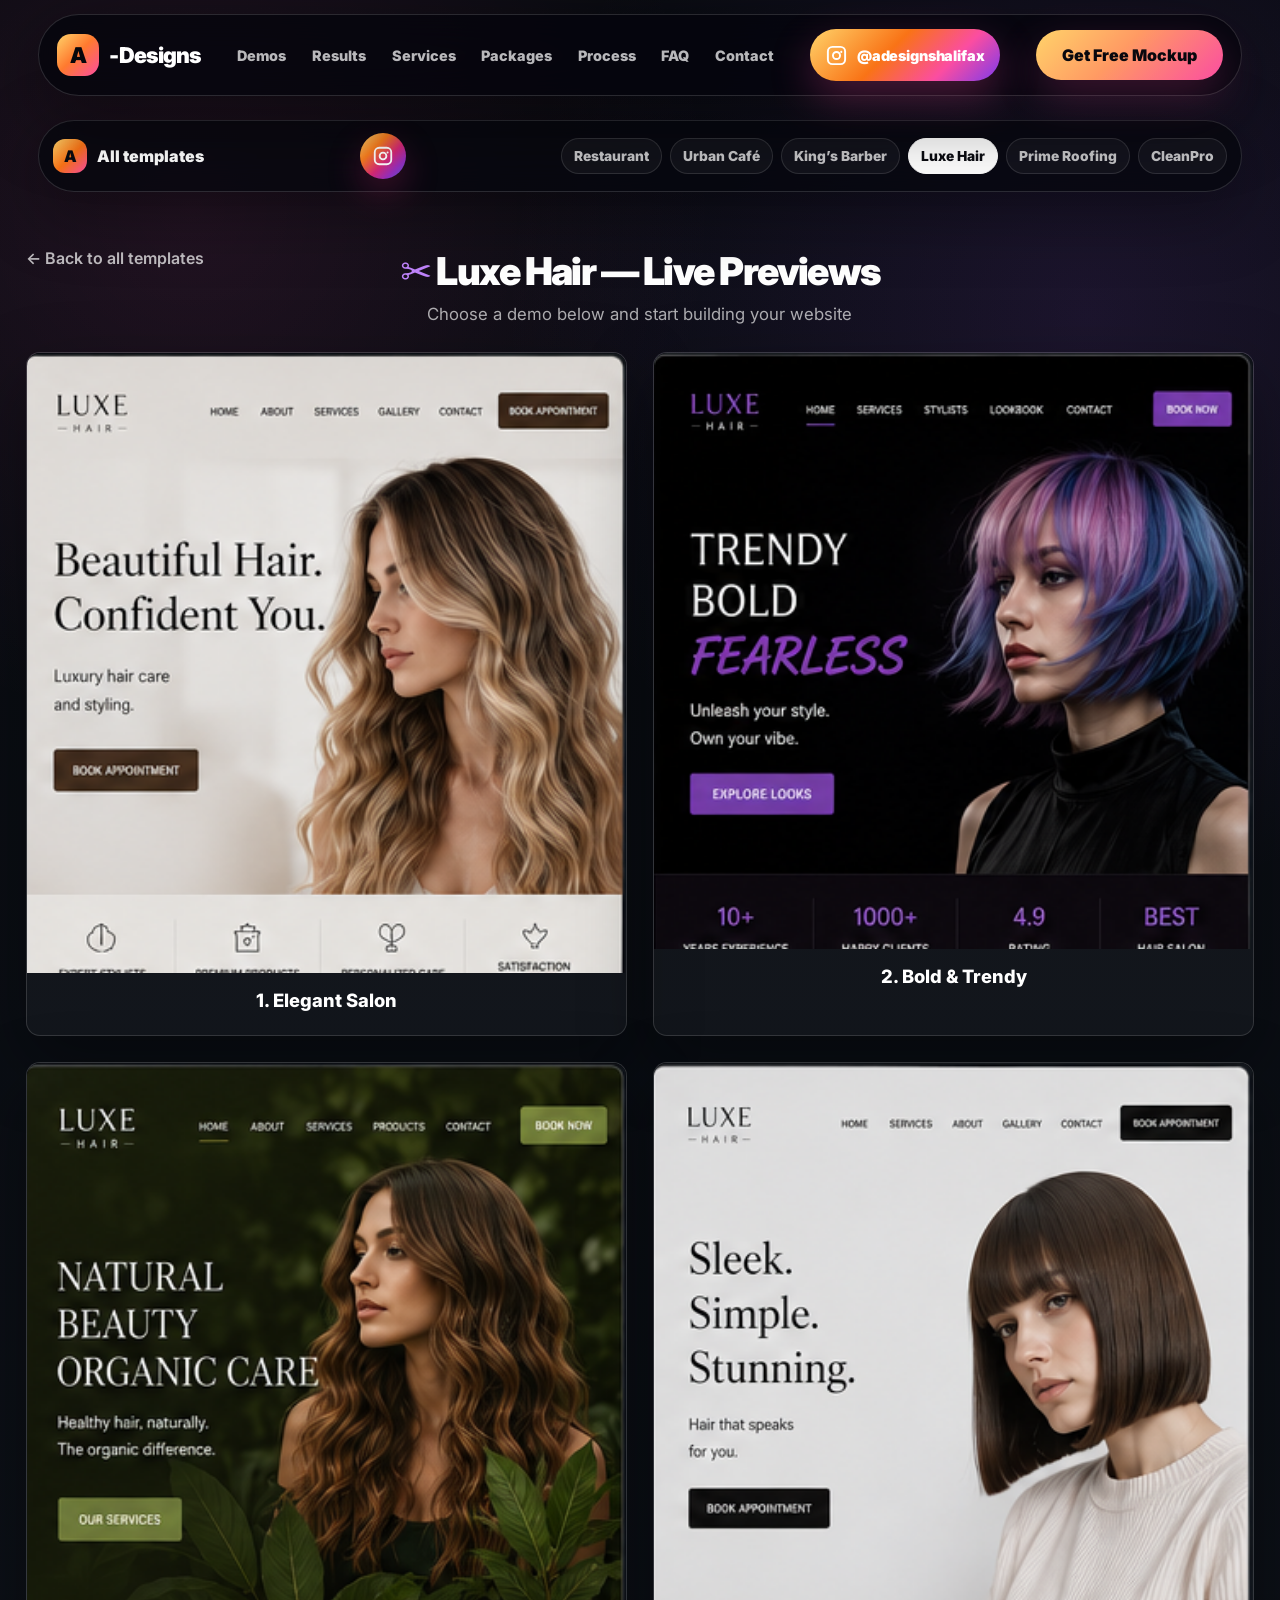
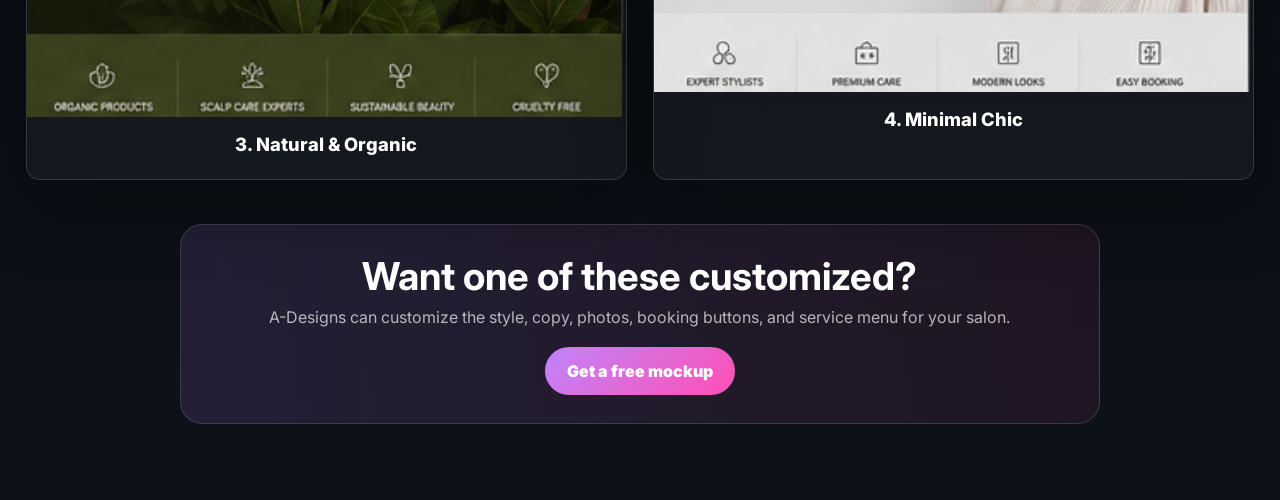
<file: luxe-hair.html>
<!DOCTYPE html><html lang="en"><head><meta charset="UTF-8"><meta name="viewport" content="width=device-width, initial-scale=1.0"><title>Luxe Hair — Live Previews | A-Designs</title><link rel="preconnect" href="https://fonts.googleapis.com"><link rel="preconnect" href="https://fonts.gstatic.com" crossorigin><link href="https://fonts.googleapis.com/css2?family=Inter:wght@400;500;600;700;800;900&family=Playfair+Display:wght@700;800;900&display=swap" rel="stylesheet"><style>
*{box-sizing:border-box}body{margin:0;background:radial-gradient(circle at 15% 10%,rgba(255,79,179,.10),transparent 24%),radial-gradient(circle at 85% 15%,rgba(168,85,247,.12),transparent 28%),linear-gradient(180deg,#080b10,#0d1118);color:#fff;font-family:Inter,system-ui,sans-serif}.page{width:min(1480px,96vw);margin:0 auto;padding:34px 0 76px}.top{display:grid;grid-template-columns:1fr auto 1fr;align-items:start;margin-bottom:28px}.back{color:rgba(255,255,255,.72);text-decoration:none;font-weight:600}.title{text-align:center}.title h1{margin:0;font-size:clamp(1.8rem,3vw,3.3rem);font-weight:900;letter-spacing:-.04em}.title h1 span{color:#c084fc}.title p{margin:10px 0 0;color:rgba(255,255,255,.66);font-size:1.05rem}.grid{display:grid;grid-template-columns:repeat(2,minmax(0,1fr));gap:26px}.card{background:rgba(255,255,255,.035);border:1px solid rgba(255,255,255,.14);border-radius:14px;padding:0;overflow:hidden;box-shadow:0 26px 70px rgba(0,0,0,.35)}.card img{width:100%;height:auto;display:block;object-fit:contain;background:#07090d}.caption{text-align:center;padding:16px 16px 24px;font-size:1.15rem;font-weight:800}.cta{margin:44px auto 0;max-width:920px;text-align:center;border:1px solid rgba(255,255,255,.14);border-radius:22px;padding:28px;background:linear-gradient(90deg,rgba(192,132,252,.13),rgba(255,79,179,.08))}.cta h2{margin:0 0 8px;font-size:clamp(1.7rem,3vw,2.6rem)}.cta p{margin:0 0 20px;color:rgba(255,255,255,.68)}.cta a{display:inline-flex;background:linear-gradient(135deg,#c084fc,#ff4fb3);color:#fff;text-decoration:none;font-weight:900;padding:14px 22px;border-radius:999px}@media(max-width:820px){.page{width:min(100% - 22px,1480px);padding-top:24px}.top{display:block}.title{text-align:left;margin-top:18px}.grid{grid-template-columns:1fr;gap:20px}.card img{height:auto}.caption{text-align:left}.back{display:inline-flex;padding:10px 0}.title h1{font-size:2rem}}

.template-switcher{position:sticky;top:14px;z-index:100;width:min(1540px,94vw);margin:14px auto 22px;display:flex;align-items:center;justify-content:space-between;gap:14px;padding:12px 14px;border:1px solid rgba(255,255,255,.14);border-radius:999px;background:rgba(6,8,14,.74);backdrop-filter:blur(18px);box-shadow:0 18px 70px rgba(0,0,0,.36)}
.template-switcher .switch-brand{color:#fff;text-decoration:none;font-weight:950;display:flex;align-items:center;gap:10px;white-space:nowrap}
.template-switcher .switch-brand span{display:grid;place-items:center;width:34px;height:34px;border-radius:12px;background:linear-gradient(135deg,#ffd36a,#f97316 52%,#fb4da1);color:#0b0b11}
.template-switcher .template-links{display:flex;align-items:center;gap:8px;flex-wrap:wrap;justify-content:flex-end}
.template-switcher .template-links a{color:rgba(255,255,255,.76);text-decoration:none;font-weight:850;font-size:.86rem;padding:9px 12px;border:1px solid rgba(255,255,255,.12);background:rgba(255,255,255,.045);border-radius:999px;transition:transform .25s ease,background .25s ease,color .25s ease}
.template-switcher .template-links a:hover{transform:translateY(-2px);background:rgba(255,255,255,.12);color:#fff}
.template-switcher .template-links a.active{background:#fff;color:#0a0b11;border-color:#fff}
@media(max-width:900px){.template-switcher{position:relative;top:auto;border-radius:24px;align-items:flex-start;flex-direction:column;width:min(100% - 22px,1540px)}.template-switcher .template-links{justify-content:flex-start}.template-switcher .template-links a{font-size:.82rem;padding:8px 10px}}

.instagram-link{display:inline-flex;align-items:center;justify-content:center;width:46px;height:46px;border-radius:999px;text-decoration:none;background:linear-gradient(135deg,#feda75,#fa7e1e 32%,#d62976 58%,#962fbf 78%,#4f5bd5);box-shadow:0 14px 34px rgba(214,41,118,.26);transition:transform .25s ease,box-shadow .25s ease,filter .25s ease;flex:0 0 auto}.instagram-link svg{width:22px;height:22px;fill:#fff}.instagram-link:hover{transform:translateY(-3px) scale(1.04);box-shadow:0 18px 46px rgba(214,41,118,.40);filter:saturate(1.15)}
</style><style>
/* Shared A-Designs top navigation */
.global-site-nav{position:sticky;top:14px;z-index:999;width:min(1540px,94vw);margin:14px auto 24px;display:flex;align-items:center;justify-content:space-between;gap:18px;padding:14px 18px;border:1px solid rgba(255,255,255,.14);border-radius:999px;background:rgba(4,5,12,.78);backdrop-filter:blur(18px);-webkit-backdrop-filter:blur(18px);box-shadow:0 22px 80px rgba(0,0,0,.42)}
.global-logo{display:flex;align-items:center;gap:10px;color:#fff;text-decoration:none;font-weight:950;font-size:clamp(1.05rem,1.7vw,1.45rem);letter-spacing:-.04em;white-space:nowrap}
.global-logo span{display:grid;place-items:center;width:42px;height:42px;border-radius:14px;background:linear-gradient(135deg,#ffd36a,#ff7a2f 48%,#fb4da1);color:#07070c;font-weight:950}
.global-nav-links{display:flex;align-items:center;gap:clamp(14px,2vw,30px)}
.global-nav-links a{color:rgba(255,255,255,.72);text-decoration:none;font-weight:850;font-size:clamp(.9rem,1.05vw,1.05rem);transition:.22s ease}
.global-nav-links a:hover{color:#fff;transform:translateY(-1px)}
.global-instagram{display:inline-flex;align-items:center;justify-content:center;gap:9px;width:auto;min-width:52px;height:52px;padding:0 15px;border-radius:999px;background:linear-gradient(135deg,#ffd36a,#f97316 42%,#fb4da1 72%,#7c3aed);box-shadow:0 16px 42px rgba(251,77,161,.28);color:#fff;text-decoration:none;flex:0 0 auto}
.global-instagram svg{width:23px;height:23px;fill:currentColor;flex:0 0 auto}.global-instagram span{font-size:.9rem;font-weight:900;letter-spacing:-.01em;color:#fff;white-space:nowrap}
.global-nav-cta{display:inline-flex;align-items:center;justify-content:center;padding:15px 26px;border-radius:999px;background:linear-gradient(135deg,#ffd36a,#ff9a63 45%,#fb4da1);color:#09080e!important;text-decoration:none;font-weight:950;white-space:nowrap;box-shadow:0 16px 44px rgba(251,77,161,.22);transition:.22s ease}
.global-nav-cta:hover{transform:translateY(-2px);box-shadow:0 24px 64px rgba(251,77,161,.30)}
@media(max-width:980px){.global-site-nav{border-radius:28px;align-items:flex-start;flex-wrap:wrap}.global-nav-links{order:4;width:100%;justify-content:center;flex-wrap:wrap;gap:10px}.global-nav-links a{padding:8px 10px;border:1px solid rgba(255,255,255,.10);border-radius:999px;background:rgba(255,255,255,.04)}.global-nav-cta{padding:12px 16px}.global-instagram{min-width:46px;height:46px;padding:0 13px}}
@media(max-width:620px){.global-site-nav{width:min(100% - 22px,1540px);padding:12px}.global-logo{font-size:1.05rem}.global-logo span{width:36px;height:36px;border-radius:12px}.global-instagram{min-width:42px;height:42px;padding:0 11px}.global-instagram span{display:none}.global-nav-cta{width:100%;order:3}.global-nav-links{display:none}}
</style>
<style>
/* Fixed/sticky navbar spacing fix: keeps preview-gallery headings from sitting under the top navigation */
.restaurant-gallery-wrap,
.restaurant-board,
.preview-wrap,
.all-demos-shell{
  padding-top: clamp(150px, 11vw, 190px) !important;
}
.restaurant-gallery-head,
.restaurant-board-head,
.preview-hero,
.all-demos-hero{
  margin-top: 0 !important;
}
@media(max-width:980px){
  .restaurant-gallery-wrap,
  .restaurant-board,
  .preview-wrap,
  .all-demos-shell{
    padding-top: 42px !important;
  }
}
</style>
</head><body>
<header class="global-site-nav" id="top">
  <a href="index.html#home" class="global-logo" aria-label="A-Designs home"><span>A</span>-Designs</a>
  <nav class="global-nav-links" aria-label="Main navigation">
    <a href="index.html#work">Demos</a>
    <a href="index.html#proof">Results</a>
    <a href="index.html#services">Services</a>
    <a href="index.html#pricing">Packages</a>
    <a href="index.html#process">Process</a>
    <a href="index.html#faq">FAQ</a>
    <a href="index.html#contact">Contact</a>
  </nav>
  <a class="global-instagram" href="https://www.instagram.com/adesignshalifax?igsh=MTZwd2huajMwZjdxbA%3D%3D&utm_source=qr" target="_blank" rel="noopener" aria-label="Open A-Designs on Instagram"><svg viewBox="0 0 24 24" aria-hidden="true"><path d="M7.8 2h8.4A5.8 5.8 0 0 1 22 7.8v8.4a5.8 5.8 0 0 1-5.8 5.8H7.8A5.8 5.8 0 0 1 2 16.2V7.8A5.8 5.8 0 0 1 7.8 2Zm0 2A3.8 3.8 0 0 0 4 7.8v8.4A3.8 3.8 0 0 0 7.8 20h8.4a3.8 3.8 0 0 0 3.8-3.8V7.8A3.8 3.8 0 0 0 16.2 4H7.8Zm4.2 3.3A4.7 4.7 0 1 1 12 16.7a4.7 4.7 0 0 1 0-9.4Zm0 2A2.7 2.7 0 1 0 12 14.7a2.7 2.7 0 0 0 0-5.4Zm5-2.15a1.1 1.1 0 1 1-1.1 1.1 1.1 1.1 0 0 1 1.1-1.1Z"/></svg><span>@adesignshalifax</span></a>
  <a href="index.html#contact" class="global-nav-cta">Get Free Mockup</a>
</header>
<div class="template-switcher"><a class="switch-brand" href="all-demos.html"><span>A</span> All templates</a><a class="instagram-link" href="https://www.instagram.com/adesignshalifax?igsh=MTZwd2huajMwZjdxbA%3D%3D&utm_source=qr" target="_blank" rel="noopener" aria-label="Open A-Designs on Instagram"><svg viewBox="0 0 24 24" aria-hidden="true"><path d="M7.8 2h8.4A5.8 5.8 0 0 1 22 7.8v8.4a5.8 5.8 0 0 1-5.8 5.8H7.8A5.8 5.8 0 0 1 2 16.2V7.8A5.8 5.8 0 0 1 7.8 2Zm0 2A3.8 3.8 0 0 0 4 7.8v8.4A3.8 3.8 0 0 0 7.8 20h8.4a3.8 3.8 0 0 0 3.8-3.8V7.8A3.8 3.8 0 0 0 16.2 4H7.8Zm4.2 3.3A4.7 4.7 0 1 1 12 16.7a4.7 4.7 0 0 1 0-9.4Zm0 2A2.7 2.7 0 1 0 12 14.7a2.7 2.7 0 0 0 0-5.4Zm5-2.15a1.1 1.1 0 1 1-1.1 1.1 1.1 1.1 0 0 1 1.1-1.1Z"/></svg></a><div class="template-links"><a class="" href="restaurant-spice-house.html">Restaurant</a><a class="" href="restaurant-urban-cafe.html">Urban Café</a><a class="" href="kings-barbers.html">King’s Barber</a><a class="active" href="luxe-hair.html">Luxe Hair</a><a class="" href="prime-roofing.html">Prime Roofing</a><a class="" href="cleanpro.html">CleanPro</a></div></div><main class="page"><div class="top"><a class="back" href="all-demos.html">← Back to all templates</a><div class="title"><h1><span>✂</span> Luxe Hair — Live Previews</h1><p>Choose a demo below and start building your website</p></div><div></div></div><section class="grid"><article class="card"><img src="assets/luxe-elegant-salon-real.png" alt="Elegant salon website preview"><div class="caption">1. Elegant Salon</div></article><article class="card"><img src="assets/luxe-bold-trendy-real.png" alt="Bold and trendy salon website preview"><div class="caption">2. Bold & Trendy</div></article><article class="card"><img src="assets/luxe-natural-organic-real.png" alt="Natural and organic hair salon website preview"><div class="caption">3. Natural & Organic</div></article><article class="card"><img src="assets/luxe-minimal-chic-real.png" alt="Minimal chic hair salon website preview"><div class="caption">4. Minimal Chic</div></article></section><section class="cta"><h2>Want one of these customized?</h2><p>A-Designs can customize the style, copy, photos, booking buttons, and service menu for your salon.</p><a href="index.html#contact">Get a free mockup</a></section></main></body></html>
</file>
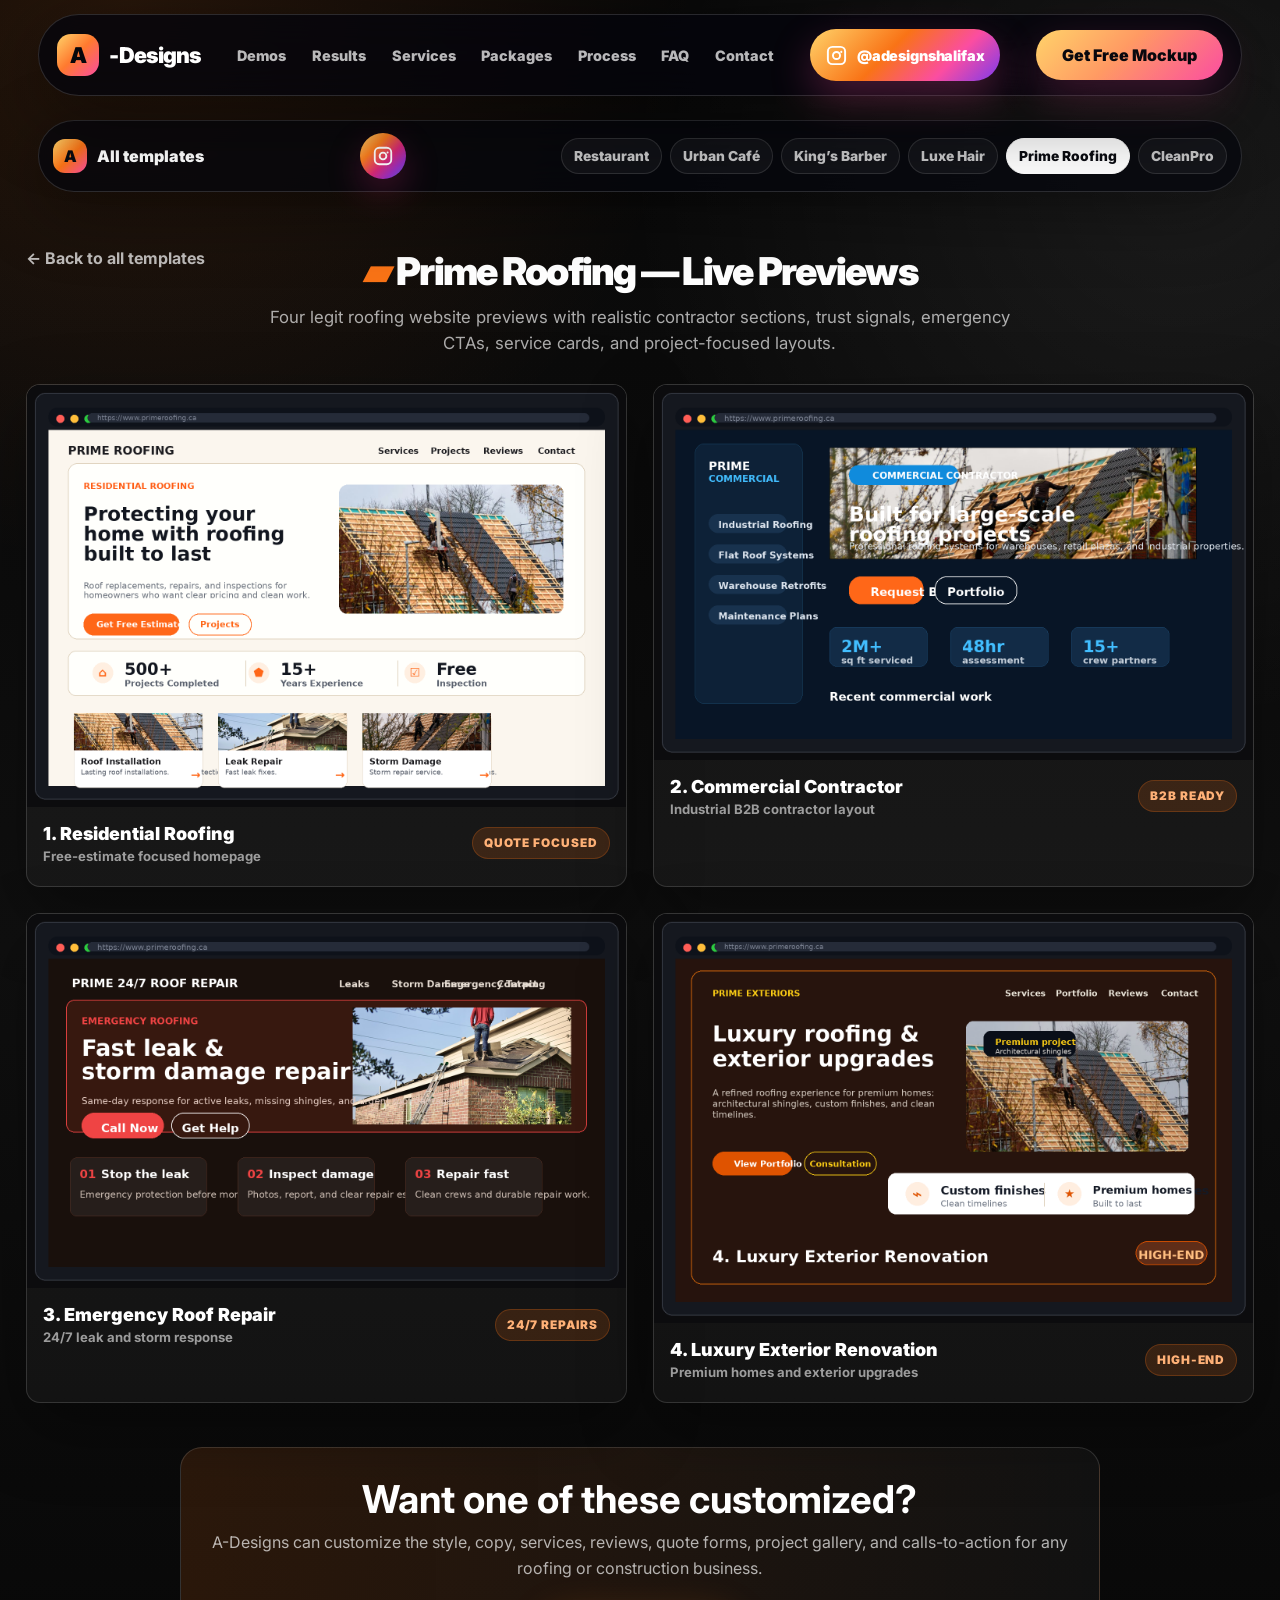
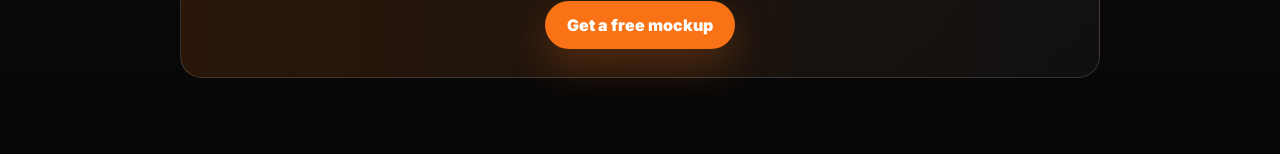
<file: prime-roofing.html>
<!DOCTYPE html><html lang="en"><head><meta charset="UTF-8"><meta name="viewport" content="width=device-width, initial-scale=1.0"><title>Prime Roofing — Live Previews | A-Designs</title><link rel="preconnect" href="https://fonts.googleapis.com"><link rel="preconnect" href="https://fonts.gstatic.com" crossorigin><link href="https://fonts.googleapis.com/css2?family=Inter:wght@400;500;600;700;800;900&family=Playfair+Display:wght@700;800;900&display=swap" rel="stylesheet"><style>
*{box-sizing:border-box}body{margin:0;background:radial-gradient(circle at 10% 0%,rgba(249,115,22,.13),transparent 27%),radial-gradient(circle at 92% 10%,rgba(255,255,255,.07),transparent 28%),linear-gradient(180deg,#080808,#101010 54%,#070707);color:#fff;font-family:Inter,system-ui,sans-serif}.page{width:min(1480px,96vw);margin:0 auto;padding:34px 0 76px}.top{display:grid;grid-template-columns:1fr auto 1fr;align-items:start;margin-bottom:28px}.back{color:rgba(255,255,255,.72);text-decoration:none;font-weight:700}.title{text-align:center}.title h1{margin:0;font-size:clamp(1.8rem,3vw,3.3rem);font-weight:950;letter-spacing:-.045em}.title h1 span{color:#f97316}.title p{margin:10px auto 0;color:rgba(255,255,255,.66);font-size:1.05rem;max-width:760px;line-height:1.55}.grid{display:grid;grid-template-columns:repeat(2,minmax(0,1fr));gap:26px}.card{background:rgba(255,255,255,.035);border:1px solid rgba(255,255,255,.14);border-radius:14px;padding:0;overflow:hidden;box-shadow:0 26px 70px rgba(0,0,0,.35);transition:transform .25s ease,border-color .25s ease,box-shadow .25s ease}.card:hover{transform:translateY(-6px);border-color:rgba(249,115,22,.45);box-shadow:0 34px 90px rgba(0,0,0,.48)}.card img{width:100%;height:auto;display:block;object-fit:contain;background:#07090d}.caption{display:flex;justify-content:space-between;gap:14px;align-items:center;padding:16px 16px 22px;font-size:1.12rem;font-weight:900}.caption small{display:block;margin-top:4px;font-size:.82rem;color:rgba(255,255,255,.58);font-weight:700}.tag{display:inline-flex;white-space:nowrap;padding:8px 11px;border-radius:999px;background:rgba(249,115,22,.16);border:1px solid rgba(249,115,22,.24);color:#ffb177;font-size:.74rem;text-transform:uppercase;letter-spacing:.08em}.cta{margin:44px auto 0;max-width:920px;text-align:center;border:1px solid rgba(255,255,255,.14);border-radius:22px;padding:28px;background:linear-gradient(90deg,rgba(249,115,22,.14),rgba(255,255,255,.035))}.cta h2{margin:0 0 8px;font-size:clamp(1.7rem,3vw,2.6rem)}.cta p{margin:0 0 20px;color:rgba(255,255,255,.68);line-height:1.6}.cta a{display:inline-flex;background:#f97316;color:#fff;text-decoration:none;font-weight:950;padding:14px 22px;border-radius:999px;box-shadow:0 16px 42px rgba(249,115,22,.26)}@media(max-width:820px){.page{width:min(100% - 22px,1480px);padding-top:24px}.top{display:block}.title{text-align:left;margin-top:18px}.grid{grid-template-columns:1fr;gap:20px}.caption{text-align:left;align-items:flex-start;flex-direction:column}.back{display:inline-flex;padding:10px 0}.title h1{font-size:2rem}}

.template-switcher{position:sticky;top:14px;z-index:100;width:min(1540px,94vw);margin:14px auto 22px;display:flex;align-items:center;justify-content:space-between;gap:14px;padding:12px 14px;border:1px solid rgba(255,255,255,.14);border-radius:999px;background:rgba(6,8,14,.74);backdrop-filter:blur(18px);box-shadow:0 18px 70px rgba(0,0,0,.36)}
.template-switcher .switch-brand{color:#fff;text-decoration:none;font-weight:950;display:flex;align-items:center;gap:10px;white-space:nowrap}.template-switcher .switch-brand span{display:grid;place-items:center;width:34px;height:34px;border-radius:12px;background:linear-gradient(135deg,#ffd36a,#f97316 52%,#fb4da1);color:#0b0b11}.template-switcher .template-links{display:flex;align-items:center;gap:8px;flex-wrap:wrap;justify-content:flex-end}.template-switcher .template-links a{color:rgba(255,255,255,.76);text-decoration:none;font-weight:850;font-size:.86rem;padding:9px 12px;border:1px solid rgba(255,255,255,.12);background:rgba(255,255,255,.045);border-radius:999px;transition:transform .25s ease,background .25s ease,color .25s ease}.template-switcher .template-links a:hover{transform:translateY(-2px);background:rgba(255,255,255,.12);color:#fff}.template-switcher .template-links a.active{background:#fff;color:#0a0b11;border-color:#fff}@media(max-width:900px){.template-switcher{position:relative;top:auto;border-radius:24px;align-items:flex-start;flex-direction:column;width:min(100% - 22px,1540px)}.template-switcher .template-links{justify-content:flex-start}.template-switcher .template-links a{font-size:.82rem;padding:8px 10px}}
.instagram-link{display:inline-flex;align-items:center;justify-content:center;width:46px;height:46px;border-radius:999px;text-decoration:none;background:linear-gradient(135deg,#feda75,#fa7e1e 32%,#d62976 58%,#962fbf 78%,#4f5bd5);box-shadow:0 14px 34px rgba(214,41,118,.26);transition:transform .25s ease,box-shadow .25s ease,filter .25s ease;flex:0 0 auto}.instagram-link svg{width:22px;height:22px;fill:#fff}.instagram-link:hover{transform:translateY(-3px) scale(1.04);box-shadow:0 18px 46px rgba(214,41,118,.40);filter:saturate(1.15)}
</style><style>
.global-site-nav{position:sticky;top:14px;z-index:999;width:min(1540px,94vw);margin:14px auto 24px;display:flex;align-items:center;justify-content:space-between;gap:18px;padding:14px 18px;border:1px solid rgba(255,255,255,.14);border-radius:999px;background:rgba(4,5,12,.78);backdrop-filter:blur(18px);-webkit-backdrop-filter:blur(18px);box-shadow:0 22px 80px rgba(0,0,0,.42)}.global-logo{display:flex;align-items:center;gap:10px;color:#fff;text-decoration:none;font-weight:950;font-size:clamp(1.05rem,1.7vw,1.45rem);letter-spacing:-.04em;white-space:nowrap}.global-logo span{display:grid;place-items:center;width:42px;height:42px;border-radius:14px;background:linear-gradient(135deg,#ffd36a,#ff7a2f 48%,#fb4da1);color:#07070c;font-weight:950}.global-nav-links{display:flex;align-items:center;gap:clamp(14px,2vw,30px)}.global-nav-links a{color:rgba(255,255,255,.72);text-decoration:none;font-weight:850;font-size:clamp(.9rem,1.05vw,1.05rem);transition:.22s ease}.global-nav-links a:hover{color:#fff;transform:translateY(-1px)}.global-instagram{display:inline-flex;align-items:center;justify-content:center;gap:9px;width:auto;min-width:52px;height:52px;padding:0 15px;border-radius:999px;background:linear-gradient(135deg,#ffd36a,#f97316 42%,#fb4da1 72%,#7c3aed);box-shadow:0 16px 42px rgba(251,77,161,.28);color:#fff;text-decoration:none;flex:0 0 auto}.global-instagram svg{width:23px;height:23px;fill:currentColor;flex:0 0 auto}.global-instagram span{font-size:.9rem;font-weight:900;letter-spacing:-.01em;color:#fff;white-space:nowrap}.global-nav-cta{display:inline-flex;align-items:center;justify-content:center;padding:15px 26px;border-radius:999px;background:linear-gradient(135deg,#ffd36a,#ff9a63 45%,#fb4da1);color:#09080e!important;text-decoration:none;font-weight:950;white-space:nowrap;box-shadow:0 16px 44px rgba(251,77,161,.22);transition:.22s ease}.global-nav-cta:hover{transform:translateY(-2px);box-shadow:0 24px 64px rgba(251,77,161,.30)}@media(max-width:980px){.global-site-nav{border-radius:28px;align-items:flex-start;flex-wrap:wrap}.global-nav-links{order:4;width:100%;justify-content:center;flex-wrap:wrap;gap:10px}.global-nav-links a{padding:8px 10px;border:1px solid rgba(255,255,255,.10);border-radius:999px;background:rgba(255,255,255,.04)}.global-nav-cta{padding:12px 16px}.global-instagram{min-width:46px;height:46px;padding:0 13px}}@media(max-width:620px){.global-site-nav{width:min(100% - 22px,1540px);padding:12px}.global-logo{font-size:1.05rem}.global-logo span{width:36px;height:36px;border-radius:12px}.global-instagram{min-width:42px;height:42px;padding:0 11px}.global-instagram span{display:none}.global-nav-cta{width:100%;order:3}.global-nav-links{display:none}}
</style></head><body>
<header class="global-site-nav" id="top"><a href="index.html#home" class="global-logo" aria-label="A-Designs home"><span>A</span>-Designs</a><nav class="global-nav-links" aria-label="Main navigation"><a href="index.html#work">Demos</a><a href="index.html#proof">Results</a><a href="index.html#services">Services</a><a href="index.html#pricing">Packages</a><a href="index.html#process">Process</a><a href="index.html#faq">FAQ</a><a href="index.html#contact">Contact</a></nav><a class="global-instagram" href="https://www.instagram.com/adesignshalifax?igsh=MTZwd2huajMwZjdxbA%3D%3D&utm_source=qr" target="_blank" rel="noopener" aria-label="Open A-Designs on Instagram"><svg viewBox="0 0 24 24" aria-hidden="true"><path d="M7.8 2h8.4A5.8 5.8 0 0 1 22 7.8v8.4a5.8 5.8 0 0 1-5.8 5.8H7.8A5.8 5.8 0 0 1 2 16.2V7.8A5.8 5.8 0 0 1 7.8 2Zm0 2A3.8 3.8 0 0 0 4 7.8v8.4A3.8 3.8 0 0 0 7.8 20h8.4a3.8 3.8 0 0 0 3.8-3.8V7.8A3.8 3.8 0 0 0 16.2 4H7.8Zm4.2 3.3A4.7 4.7 0 1 1 12 16.7a4.7 4.7 0 0 1 0-9.4Zm0 2A2.7 2.7 0 1 0 12 14.7a2.7 2.7 0 0 0 0-5.4Zm5-2.15a1.1 1.1 0 1 1-1.1 1.1 1.1 1.1 0 0 1 1.1-1.1Z"/></svg><span>@adesignshalifax</span></a><a href="index.html#contact" class="global-nav-cta">Get Free Mockup</a></header>
<div class="template-switcher"><a class="switch-brand" href="all-demos.html"><span>A</span> All templates</a><a class="instagram-link" href="https://www.instagram.com/adesignshalifax?igsh=MTZwd2huajMwZjdxbA%3D%3D&utm_source=qr" target="_blank" rel="noopener" aria-label="Open A-Designs on Instagram"><svg viewBox="0 0 24 24" aria-hidden="true"><path d="M7.8 2h8.4A5.8 5.8 0 0 1 22 7.8v8.4a5.8 5.8 0 0 1-5.8 5.8H7.8A5.8 5.8 0 0 1 2 16.2V7.8A5.8 5.8 0 0 1 7.8 2Zm0 2A3.8 3.8 0 0 0 4 7.8v8.4A3.8 3.8 0 0 0 7.8 20h8.4a3.8 3.8 0 0 0 3.8-3.8V7.8A3.8 3.8 0 0 0 16.2 4H7.8Zm4.2 3.3A4.7 4.7 0 1 1 12 16.7a4.7 4.7 0 0 1 0-9.4Zm0 2A2.7 2.7 0 1 0 12 14.7a2.7 2.7 0 0 0 0-5.4Zm5-2.15a1.1 1.1 0 1 1-1.1 1.1 1.1 1.1 0 0 1 1.1-1.1Z"/></svg></a><div class="template-links"><a href="restaurant-spice-house.html">Restaurant</a><a href="restaurant-urban-cafe.html">Urban Café</a><a href="kings-barbers.html">King’s Barber</a><a href="luxe-hair.html">Luxe Hair</a><a class="active" href="prime-roofing.html">Prime Roofing</a><a href="cleanpro.html">CleanPro</a></div></div>
<main class="page"><div class="top"><a class="back" href="all-demos.html">← Back to all templates</a><div class="title"><h1><span>▰</span> Prime Roofing — Live Previews</h1><p>Four legit roofing website previews with realistic contractor sections, trust signals, emergency CTAs, service cards, and project-focused layouts.</p></div><div></div></div><section class="grid"><article class="card"><img src="assets/prime-roofing-residential-real.png" alt="Residential roofing website preview"><div class="caption"><div>1. Residential Roofing<small>Free-estimate focused homepage</small></div><span class="tag">Quote focused</span></div></article><article class="card"><img src="assets/prime-roofing-commercial-real.png" alt="Commercial roofing contractor website preview"><div class="caption"><div>2. Commercial Contractor<small>Industrial B2B contractor layout</small></div><span class="tag">B2B ready</span></div></article><article class="card"><img src="assets/prime-roofing-emergency-real.png" alt="Emergency roof repair website preview"><div class="caption"><div>3. Emergency Roof Repair<small>24/7 leak and storm response</small></div><span class="tag">24/7 repairs</span></div></article><article class="card"><img src="assets/prime-roofing-luxury-real.png" alt="Luxury exterior renovation website preview"><div class="caption"><div>4. Luxury Exterior Renovation<small>Premium homes and exterior upgrades</small></div><span class="tag">High-end</span></div></article></section><section class="cta"><h2>Want one of these customized?</h2><p>A-Designs can customize the style, copy, services, reviews, quote forms, project gallery, and calls-to-action for any roofing or construction business.</p><a href="index.html#contact">Get a free mockup</a></section></main></body></html>
</file>
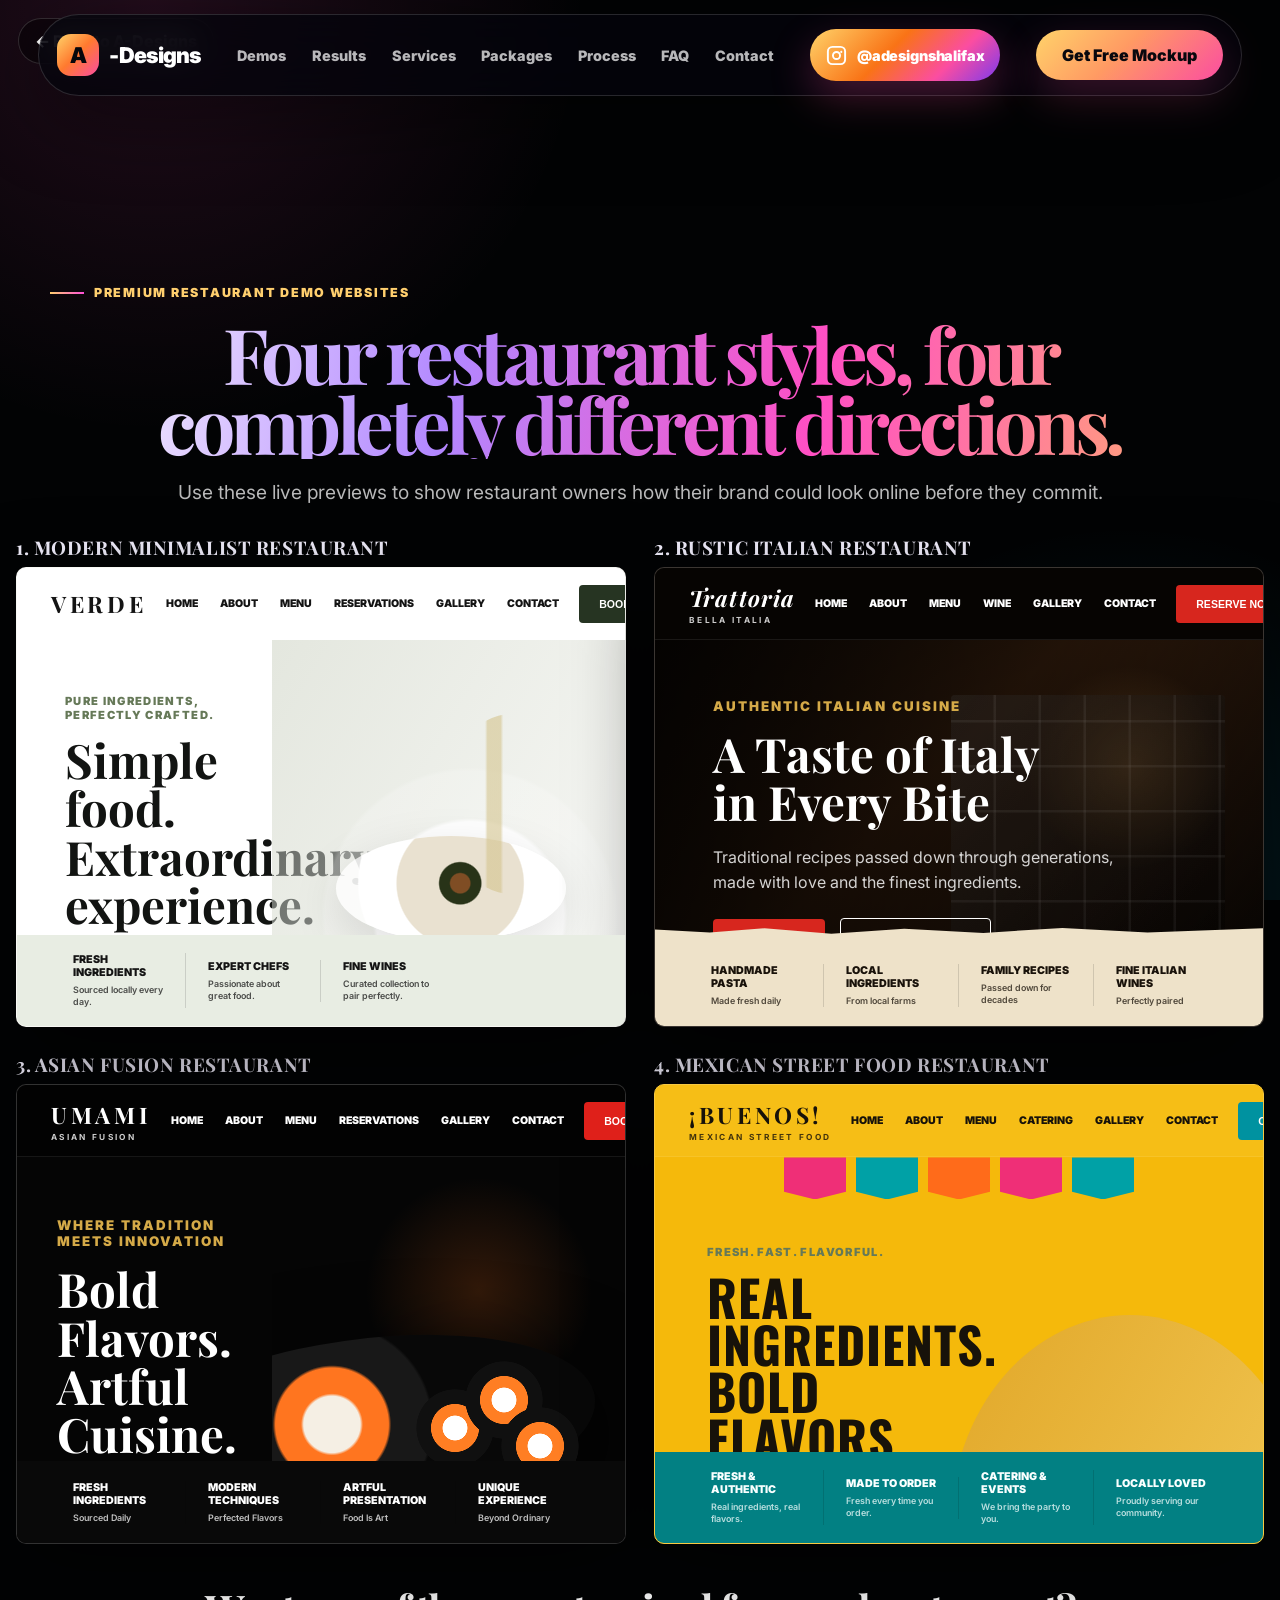
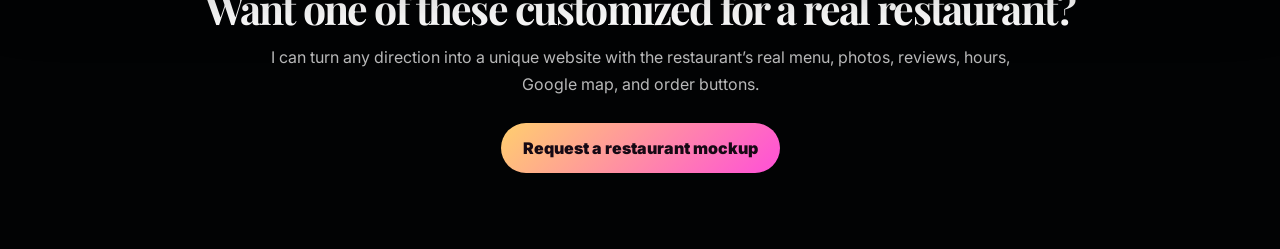
<file: restaurant-demos.html>
<!DOCTYPE html>
<html lang="en">
<head>
  <meta charset="UTF-8" />
  <meta name="viewport" content="width=device-width, initial-scale=1.0" />
  <title>Restaurant Website Demo Gallery | A-Designs</title>
  <meta name="description" content="Four premium restaurant website demo styles by A-Designs: minimalist, rustic Italian, Asian fusion, and Mexican street food." />
  <link rel="preconnect" href="https://fonts.googleapis.com">
  <link rel="preconnect" href="https://fonts.gstatic.com" crossorigin>
  <link href="https://fonts.googleapis.com/css2?family=Inter:wght@400;500;600;700;800;900&family=Playfair+Display:wght@700;800&family=Oswald:wght@600;700&display=swap" rel="stylesheet">
  <link rel="stylesheet" href="styles.css" />
<style>
/* Shared A-Designs top navigation */
.global-site-nav{position:sticky;top:14px;z-index:999;width:min(1540px,94vw);margin:14px auto 24px;display:flex;align-items:center;justify-content:space-between;gap:18px;padding:14px 18px;border:1px solid rgba(255,255,255,.14);border-radius:999px;background:rgba(4,5,12,.78);backdrop-filter:blur(18px);-webkit-backdrop-filter:blur(18px);box-shadow:0 22px 80px rgba(0,0,0,.42)}
.global-logo{display:flex;align-items:center;gap:10px;color:#fff;text-decoration:none;font-weight:950;font-size:clamp(1.05rem,1.7vw,1.45rem);letter-spacing:-.04em;white-space:nowrap}
.global-logo span{display:grid;place-items:center;width:42px;height:42px;border-radius:14px;background:linear-gradient(135deg,#ffd36a,#ff7a2f 48%,#fb4da1);color:#07070c;font-weight:950}
.global-nav-links{display:flex;align-items:center;gap:clamp(14px,2vw,30px)}
.global-nav-links a{color:rgba(255,255,255,.72);text-decoration:none;font-weight:850;font-size:clamp(.9rem,1.05vw,1.05rem);transition:.22s ease}
.global-nav-links a:hover{color:#fff;transform:translateY(-1px)}
.global-instagram{display:inline-flex;align-items:center;justify-content:center;gap:9px;width:auto;min-width:52px;height:52px;padding:0 15px;border-radius:999px;background:linear-gradient(135deg,#ffd36a,#f97316 42%,#fb4da1 72%,#7c3aed);box-shadow:0 16px 42px rgba(251,77,161,.28);color:#fff;text-decoration:none;flex:0 0 auto}
.global-instagram svg{width:23px;height:23px;fill:currentColor;flex:0 0 auto}.global-instagram span{font-size:.9rem;font-weight:900;letter-spacing:-.01em;color:#fff;white-space:nowrap}
.global-nav-cta{display:inline-flex;align-items:center;justify-content:center;padding:15px 26px;border-radius:999px;background:linear-gradient(135deg,#ffd36a,#ff9a63 45%,#fb4da1);color:#09080e!important;text-decoration:none;font-weight:950;white-space:nowrap;box-shadow:0 16px 44px rgba(251,77,161,.22);transition:.22s ease}
.global-nav-cta:hover{transform:translateY(-2px);box-shadow:0 24px 64px rgba(251,77,161,.30)}
@media(max-width:980px){.global-site-nav{border-radius:28px;align-items:flex-start;flex-wrap:wrap}.global-nav-links{order:4;width:100%;justify-content:center;flex-wrap:wrap;gap:10px}.global-nav-links a{padding:8px 10px;border:1px solid rgba(255,255,255,.10);border-radius:999px;background:rgba(255,255,255,.04)}.global-nav-cta{padding:12px 16px}.global-instagram{min-width:46px;height:46px;padding:0 13px}}
@media(max-width:620px){.global-site-nav{width:min(100% - 22px,1540px);padding:12px}.global-logo{font-size:1.05rem}.global-logo span{width:36px;height:36px;border-radius:12px}.global-instagram{min-width:42px;height:42px;padding:0 11px}.global-instagram span{display:none}.global-nav-cta{width:100%;order:3}.global-nav-links{display:none}}
</style>
<style>
/* Fixed/sticky navbar spacing fix: keeps preview-gallery headings from sitting under the top navigation */
.restaurant-gallery-wrap,
.restaurant-board,
.preview-wrap,
.all-demos-shell{
  padding-top: clamp(150px, 11vw, 190px) !important;
}
.restaurant-gallery-head,
.restaurant-board-head,
.preview-hero,
.all-demos-hero{
  margin-top: 0 !important;
}
@media(max-width:980px){
  .restaurant-gallery-wrap,
  .restaurant-board,
  .preview-wrap,
  .all-demos-shell{
    padding-top: 42px !important;
  }
}
</style>
</head>
<body class="restaurant-gallery-page restaurant-gallery-v2">
<header class="global-site-nav" id="top">
  <a href="index.html#home" class="global-logo" aria-label="A-Designs home"><span>A</span>-Designs</a>
  <nav class="global-nav-links" aria-label="Main navigation">
    <a href="index.html#work">Demos</a>
    <a href="index.html#proof">Results</a>
    <a href="index.html#services">Services</a>
    <a href="index.html#pricing">Packages</a>
    <a href="index.html#process">Process</a>
    <a href="index.html#faq">FAQ</a>
    <a href="index.html#contact">Contact</a>
  </nav>
  <a class="global-instagram" href="https://www.instagram.com/adesignshalifax?igsh=MTZwd2huajMwZjdxbA%3D%3D&utm_source=qr" target="_blank" rel="noopener" aria-label="Open A-Designs on Instagram"><svg viewBox="0 0 24 24" aria-hidden="true"><path d="M7.8 2h8.4A5.8 5.8 0 0 1 22 7.8v8.4a5.8 5.8 0 0 1-5.8 5.8H7.8A5.8 5.8 0 0 1 2 16.2V7.8A5.8 5.8 0 0 1 7.8 2Zm0 2A3.8 3.8 0 0 0 4 7.8v8.4A3.8 3.8 0 0 0 7.8 20h8.4a3.8 3.8 0 0 0 3.8-3.8V7.8A3.8 3.8 0 0 0 16.2 4H7.8Zm4.2 3.3A4.7 4.7 0 1 1 12 16.7a4.7 4.7 0 0 1 0-9.4Zm0 2A2.7 2.7 0 1 0 12 14.7a2.7 2.7 0 0 0 0-5.4Zm5-2.15a1.1 1.1 0 1 1-1.1 1.1 1.1 1.1 0 0 1 1.1-1.1Z"/></svg><span>@adesignshalifax</span></a>
  <a href="index.html#contact" class="global-nav-cta">Get Free Mockup</a>
</header>

  <a class="unique-back" href="index.html#work">← Back to A-Designs</a>

  <main class="restaurant-board">
    <header class="restaurant-board-head">
      <p class="eyebrow"><span></span> Premium restaurant demo websites</p>
      <h1>Four restaurant styles, four completely different directions.</h1>
      <p>Use these live previews to show restaurant owners how their brand could look online before they commit.</p>
    </header>

    <section class="restaurant-board-grid" aria-label="Restaurant website demo previews">
      <article class="board-item">
        <h2>1. Modern Minimalist Restaurant</h2>
        <div class="site-shot verde-shot">
          <nav class="shot-nav"><strong>VERDE</strong><div><span>Home</span><span>About</span><span>Menu</span><span>Reservations</span><span>Gallery</span><span>Contact</span></div><button>Book a Table</button><a class="instagram-link" href="https://www.instagram.com/adesignshalifax?igsh=MTZwd2huajMwZjdxbA%3D%3D&utm_source=qr" target="_blank" rel="noopener" aria-label="Open A-Designs on Instagram">
      <svg viewBox="0 0 24 24" aria-hidden="true"><path d="M7.8 2h8.4A5.8 5.8 0 0 1 22 7.8v8.4a5.8 5.8 0 0 1-5.8 5.8H7.8A5.8 5.8 0 0 1 2 16.2V7.8A5.8 5.8 0 0 1 7.8 2Zm0 2A3.8 3.8 0 0 0 4 7.8v8.4A3.8 3.8 0 0 0 7.8 20h8.4a3.8 3.8 0 0 0 3.8-3.8V7.8A3.8 3.8 0 0 0 16.2 4H7.8Zm4.2 3.3A4.7 4.7 0 1 1 12 16.7a4.7 4.7 0 0 1 0-9.4Zm0 2A2.7 2.7 0 1 0 12 14.7a2.7 2.7 0 0 0 0-5.4Zm5-2.15a1.1 1.1 0 1 1-1.1 1.1 1.1 1.1 0 0 1 1.1-1.1Z"/></svg>
    </a></nav>
          <div class="verde-main">
            <div class="verde-copy"><small>Pure ingredients, perfectly crafted.</small><h3>Simple food.<br>Extraordinary<br>experience.</h3><p>We celebrate fresh ingredients, local farmers, and the art of tasteful cooking.</p><div class="shot-actions"><a>View Our Menu</a><a>About Us →</a></div><div class="open-card">Open Daily<br><b>5:00 PM – 11:00 PM</b></div></div>
            <div class="fine-dish"><span></span></div>
          </div>
          <div class="shot-feature-bar light"><span>Fresh Ingredients<small>Sourced locally every day.</small></span><span>Expert Chefs<small>Passionate about great food.</small></span><span>Fine Wines<small>Curated collection to pair perfectly.</small></span></div>
        </div>
      </article>

      <article class="board-item">
        <h2>2. Rustic Italian Restaurant</h2>
        <div class="site-shot italian-shot">
          <nav class="shot-nav"><strong class="script-logo">Trattoria<em>Bella Italia</em></strong><div><span>Home</span><span>About</span><span>Menu</span><span>Wine</span><span>Gallery</span><span>Contact</span></div><button>Reserve Now</button></nav>
          <div class="italian-main">
            <div class="italian-overlay"><small>Authentic Italian Cuisine</small><h3>A Taste of Italy<br>in Every Bite</h3><p>Traditional recipes passed down through generations, made with love and the finest ingredients.</p><div class="shot-actions"><a>View Menu</a><a>Reserve a Table</a></div></div>
          </div>
          <div class="paper-rip"></div>
          <div class="shot-feature-bar paper"><span>Handmade Pasta<small>Made fresh daily</small></span><span>Local Ingredients<small>From local farms</small></span><span>Family Recipes<small>Passed down for decades</small></span><span>Fine Italian Wines<small>Perfectly paired</small></span></div>
        </div>
      </article>

      <article class="board-item">
        <h2>3. Asian Fusion Restaurant</h2>
        <div class="site-shot asian-shot">
          <nav class="shot-nav"><strong>UMAMI<em>Asian Fusion</em></strong><div><span>Home</span><span>About</span><span>Menu</span><span>Reservations</span><span>Gallery</span><span>Contact</span></div><button>Book a Table</button></nav>
          <div class="asian-main">
            <div class="asian-copy"><small>Where tradition meets innovation</small><h3>Bold Flavors.<br>Artful Cuisine.</h3><p>A unique fusion of Asian traditions and modern techniques, crafted to create unforgettable dining experiences.</p><div class="shot-actions"><a>Explore Menu</a><a>Reservations</a></div></div>
            <div class="sushi-plate"><i></i><i></i><i></i></div>
          </div>
          <div class="shot-feature-bar black"><span>Fresh Ingredients<small>Sourced Daily</small></span><span>Modern Techniques<small>Perfected Flavors</small></span><span>Artful Presentation<small>Food Is Art</small></span><span>Unique Experience<small>Beyond Ordinary</small></span></div>
        </div>
      </article>

      <article class="board-item">
        <h2>4. Mexican Street Food Restaurant</h2>
        <div class="site-shot mexican-shot">
          <nav class="shot-nav"><strong>¡BUENOS!<em>Mexican Street Food</em></strong><div><span>Home</span><span>About</span><span>Menu</span><span>Catering</span><span>Gallery</span><span>Contact</span></div><button>Order Online</button></nav>
          <div class="papel-picado"><i></i><i></i><i></i><i></i><i></i></div>
          <div class="mexican-main">
            <div class="mexican-copy"><small>Fresh. Fast. Flavorful.</small><h3>Real ingredients.<br>Bold flavors.<br>Buenos moments.</h3><p>Authentic Mexican street food made fresh every day. Eat good, feel good.</p><div class="shot-actions"><a>View Menu</a><a>Order Online</a></div></div>
            <div class="taco-scene"><i></i><i></i><i></i></div>
          </div>
          <div class="shot-feature-bar teal"><span>Fresh & Authentic<small>Real ingredients, real flavors.</small></span><span>Made To Order<small>Fresh every time you order.</small></span><span>Catering & Events<small>We bring the party to you.</small></span><span>Locally Loved<small>Proudly serving our community.</small></span></div>
        </div>
      </article>
    </section>

    <section class="restaurant-gallery-cta compact-cta">
      <h2>Want one of these customized for a real restaurant?</h2>
      <p>I can turn any direction into a unique website with the restaurant’s real menu, photos, reviews, hours, Google map, and order buttons.</p>
      <a class="btn primary" href="index.html#contact">Request a restaurant mockup</a>
    </section>
  </main>
</body>
</html>
</file>
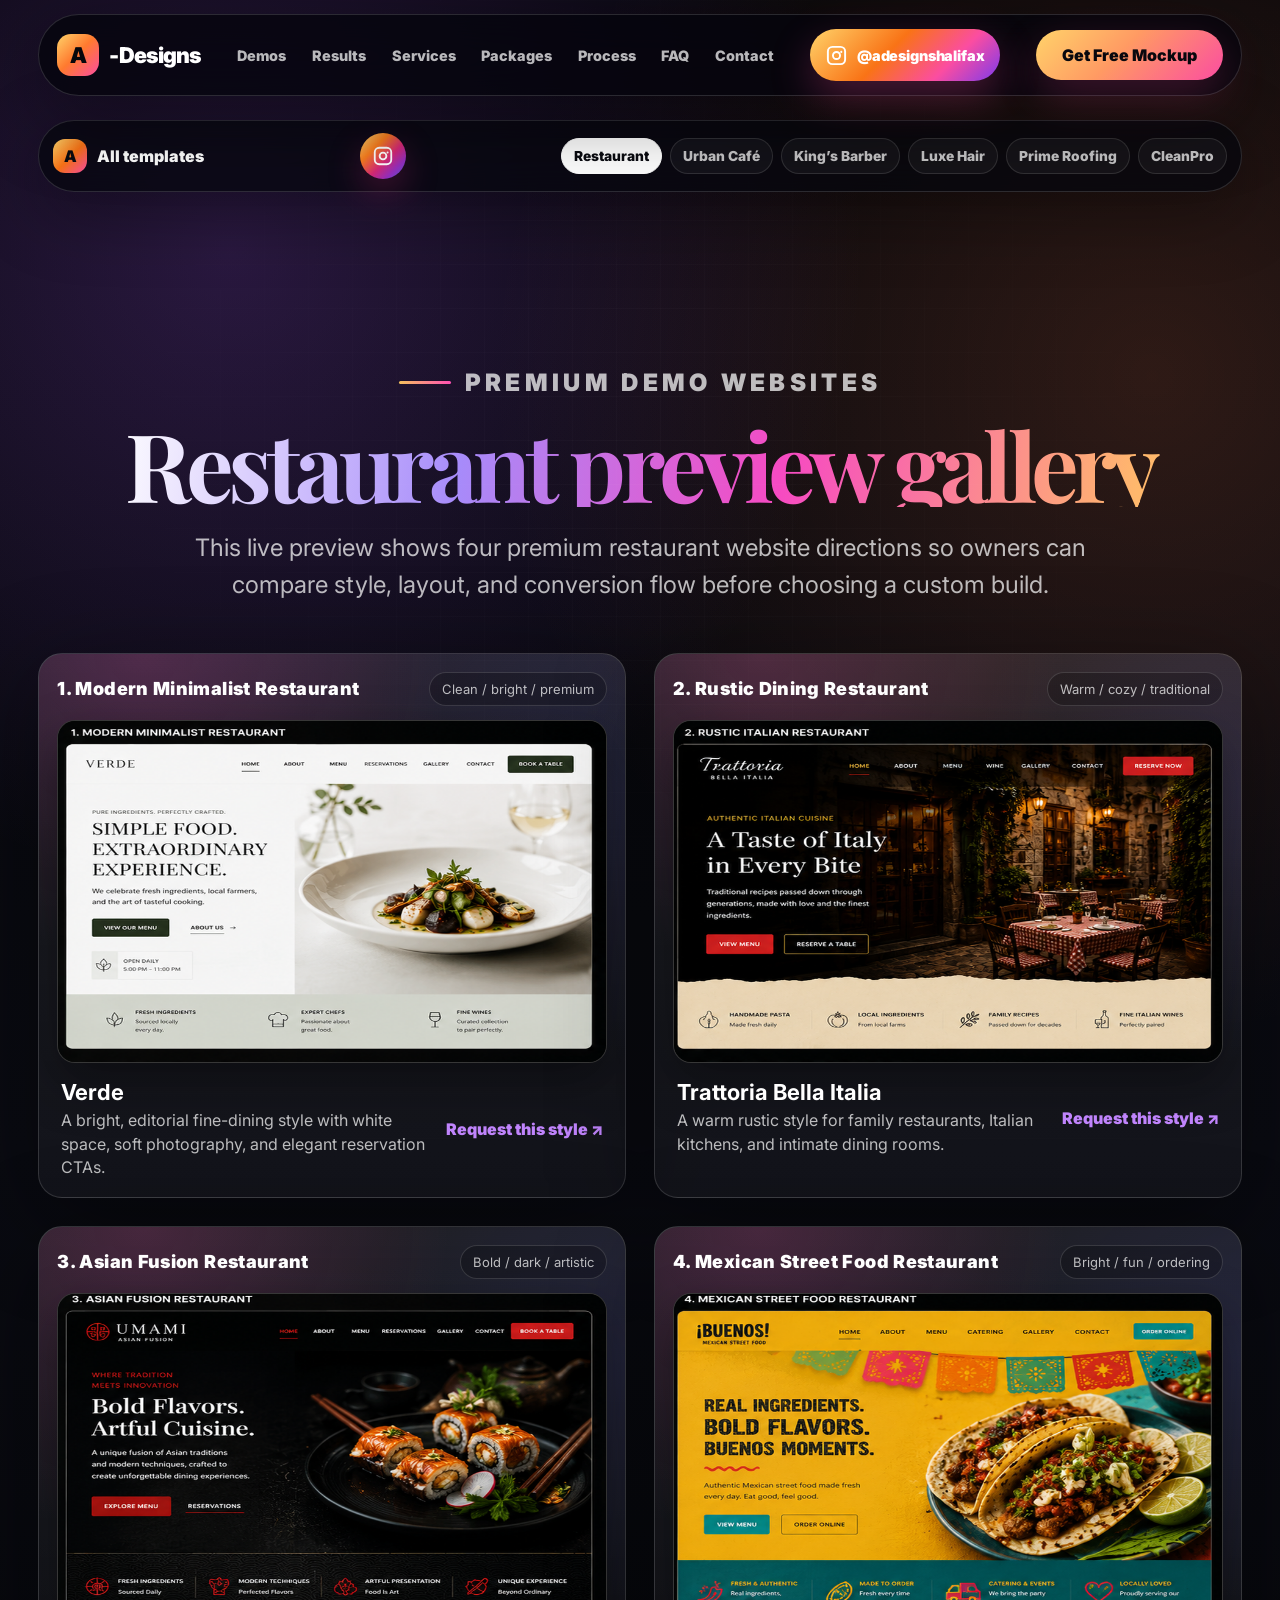
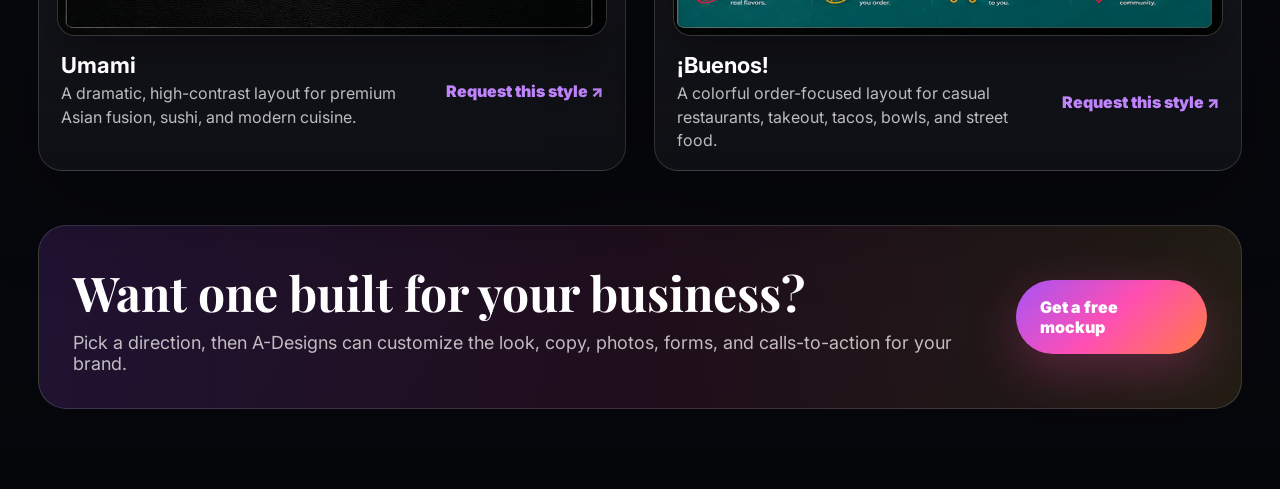
<file: restaurant-spice-house.html>
<!DOCTYPE html><html lang="en"><head><meta charset="UTF-8"><meta name="viewport" content="width=device-width, initial-scale=1.0"><title>Restaurant preview gallery | A-Designs Live Preview</title><meta name="description" content="Four premium demo website designs for restaurant owners."><link rel="preconnect" href="https://fonts.googleapis.com"><link rel="preconnect" href="https://fonts.gstatic.com" crossorigin><link href="https://fonts.googleapis.com/css2?family=Inter:wght@400;500;600;700;800;900&family=Playfair+Display:wght@700;800;900&display=swap" rel="stylesheet"><style>
:root{--bg:#06070b;--panel:rgba(255,255,255,.055);--line:rgba(255,255,255,.14);--text:#fff;--muted:rgba(255,255,255,.72);--gold:#f4c15d;--purple:#a855f7;--pink:#ff4fb3;--orange:#ff7a45;}
*{box-sizing:border-box} body{margin:0;background:radial-gradient(circle at 18% 12%,rgba(168,85,247,.22),transparent 30%),radial-gradient(circle at 90% 18%,rgba(255,122,69,.16),transparent 32%),linear-gradient(180deg,#05060a,#0a0b12 55%,#05060a);color:var(--text);font-family:Inter,system-ui,-apple-system,Segoe UI,sans-serif;overflow-x:hidden} body:before{content:"";position:fixed;inset:0;pointer-events:none;background-image:linear-gradient(rgba(255,255,255,.025) 1px, transparent 1px),linear-gradient(90deg,rgba(255,255,255,.018) 1px, transparent 1px);background-size:44px 44px;mask-image:radial-gradient(circle at center, black, transparent 82%)}
.demo-return{position:fixed;top:18px;left:18px;z-index:20;color:white;text-decoration:none;background:rgba(255,255,255,.08);border:1px solid var(--line);padding:12px 16px;border-radius:999px;backdrop-filter:blur(16px);font-weight:800}
.preview-wrap{width:min(1500px,94vw);margin:0 auto;padding:92px 0 80px}.preview-hero{text-align:center;margin-bottom:38px}.eyebrow{display:inline-flex;align-items:center;gap:14px;color:var(--gold);font-weight:900;letter-spacing:.18em;text-transform:uppercase;font-size:14px}.eyebrow:before{content:"";width:52px;height:3px;background:linear-gradient(90deg,var(--gold),var(--pink));border-radius:10px}.preview-hero h1{font-family:'Playfair Display',serif;font-size:clamp(48px,7.4vw,118px);line-height:.88;margin:22px auto 22px;max-width:1180px;letter-spacing:-.055em;background:linear-gradient(100deg,#fff 5%,#a78bfa 35%,#f64ac2 62%,#ffb86c 92%);-webkit-background-clip:text;color:transparent}.preview-hero p{max-width:920px;margin:0 auto;color:var(--muted);font-size:clamp(17px,2vw,24px);line-height:1.55}.demo-grid-four{display:grid;grid-template-columns:repeat(2,minmax(0,1fr));gap:28px;margin-top:50px}.demo-preview-card{position:relative;background:linear-gradient(180deg,rgba(255,255,255,.09),rgba(255,255,255,.035));border:1px solid var(--line);border-radius:24px;padding:18px;box-shadow:0 24px 100px rgba(0,0,0,.42);overflow:hidden}.demo-preview-card:before{content:"";position:absolute;inset:-1px;background:radial-gradient(circle at 18% 0,rgba(255,79,179,.18),transparent 42%),radial-gradient(circle at 100% 25%,rgba(99,102,241,.13),transparent 38%);pointer-events:none}.demo-preview-card>*{position:relative}.demo-label{display:flex;justify-content:space-between;align-items:center;gap:12px;margin-bottom:14px}.demo-label h2{font-size:18px;margin:0;font-weight:900;letter-spacing:.02em}.demo-label span{font-size:13px;color:var(--muted);border:1px solid var(--line);padding:8px 12px;border-radius:999px;background:rgba(0,0,0,.22)}.demo-shot{width:100%;aspect-ratio:16/10;border-radius:18px;overflow:hidden;border:1px solid rgba(255,255,255,.16);background:#111;box-shadow:0 20px 50px rgba(0,0,0,.38)}.demo-shot img{width:100%;height:100%;object-fit:cover;display:block}.demo-bottom{display:flex;justify-content:space-between;align-items:center;gap:14px;padding:16px 4px 0}.demo-bottom strong{font-size:22px}.demo-bottom p{margin:4px 0 0;color:var(--muted);line-height:1.45}.demo-bottom a{white-space:nowrap;color:#c084fc;text-decoration:none;font-weight:900}.bottom-cta{margin-top:54px;padding:34px;border:1px solid var(--line);border-radius:28px;background:linear-gradient(90deg,rgba(168,85,247,.16),rgba(255,79,179,.10),rgba(244,193,93,.12));display:flex;justify-content:space-between;align-items:center;gap:25px}.bottom-cta h2{margin:0 0 8px;font-size:clamp(28px,4vw,48px);font-family:'Playfair Display',serif}.bottom-cta p{margin:0;color:var(--muted);font-size:18px}.bottom-cta a{background:linear-gradient(135deg,var(--purple),var(--pink),var(--orange));color:white;text-decoration:none;font-weight:900;padding:17px 24px;border-radius:999px;box-shadow:0 16px 50px rgba(255,79,179,.25)}
@media(max-width:900px){.preview-wrap{padding-top:78px}.demo-grid-four{grid-template-columns:1fr;gap:22px}.preview-hero h1{font-size:clamp(44px,15vw,72px);line-height:.95}.bottom-cta{flex-direction:column;text-align:center;align-items:stretch}.bottom-cta a{text-align:center}.demo-bottom{align-items:flex-start;flex-direction:column}.demo-return{position:absolute}}
.template-switcher{position:sticky;top:14px;z-index:100;width:min(1540px,94vw);margin:14px auto 22px;display:flex;align-items:center;justify-content:space-between;gap:14px;padding:12px 14px;border:1px solid rgba(255,255,255,.14);border-radius:999px;background:rgba(6,8,14,.74);backdrop-filter:blur(18px);box-shadow:0 18px 70px rgba(0,0,0,.36)}
.template-switcher .switch-brand{color:#fff;text-decoration:none;font-weight:950;display:flex;align-items:center;gap:10px;white-space:nowrap}
.template-switcher .switch-brand span{display:grid;place-items:center;width:34px;height:34px;border-radius:12px;background:linear-gradient(135deg,#ffd36a,#f97316 52%,#fb4da1);color:#0b0b11}
.template-switcher .template-links{display:flex;align-items:center;gap:8px;flex-wrap:wrap;justify-content:flex-end}
.template-switcher .template-links a{color:rgba(255,255,255,.76);text-decoration:none;font-weight:850;font-size:.86rem;padding:9px 12px;border:1px solid rgba(255,255,255,.12);background:rgba(255,255,255,.045);border-radius:999px;transition:transform .25s ease,background .25s ease,color .25s ease}
.template-switcher .template-links a:hover{transform:translateY(-2px);background:rgba(255,255,255,.12);color:#fff}
.template-switcher .template-links a.active{background:#fff;color:#0a0b11;border-color:#fff}
@media(max-width:900px){.template-switcher{position:relative;top:auto;border-radius:24px;align-items:flex-start;flex-direction:column;width:min(100% - 22px,1540px)}.template-switcher .template-links{justify-content:flex-start}.template-switcher .template-links a{font-size:.82rem;padding:8px 10px}}

.instagram-link{display:inline-flex;align-items:center;justify-content:center;width:46px;height:46px;border-radius:999px;text-decoration:none;background:linear-gradient(135deg,#feda75,#fa7e1e 32%,#d62976 58%,#962fbf 78%,#4f5bd5);box-shadow:0 14px 34px rgba(214,41,118,.26);transition:transform .25s ease,box-shadow .25s ease,filter .25s ease;flex:0 0 auto}.instagram-link svg{width:22px;height:22px;fill:#fff}.instagram-link:hover{transform:translateY(-3px) scale(1.04);box-shadow:0 18px 46px rgba(214,41,118,.40);filter:saturate(1.15)}
</style><style>
/* Shared A-Designs top navigation */
.global-site-nav{position:sticky;top:14px;z-index:999;width:min(1540px,94vw);margin:14px auto 24px;display:flex;align-items:center;justify-content:space-between;gap:18px;padding:14px 18px;border:1px solid rgba(255,255,255,.14);border-radius:999px;background:rgba(4,5,12,.78);backdrop-filter:blur(18px);-webkit-backdrop-filter:blur(18px);box-shadow:0 22px 80px rgba(0,0,0,.42)}
.global-logo{display:flex;align-items:center;gap:10px;color:#fff;text-decoration:none;font-weight:950;font-size:clamp(1.05rem,1.7vw,1.45rem);letter-spacing:-.04em;white-space:nowrap}
.global-logo span{display:grid;place-items:center;width:42px;height:42px;border-radius:14px;background:linear-gradient(135deg,#ffd36a,#ff7a2f 48%,#fb4da1);color:#07070c;font-weight:950}
.global-nav-links{display:flex;align-items:center;gap:clamp(14px,2vw,30px)}
.global-nav-links a{color:rgba(255,255,255,.72);text-decoration:none;font-weight:850;font-size:clamp(.9rem,1.05vw,1.05rem);transition:.22s ease}
.global-nav-links a:hover{color:#fff;transform:translateY(-1px)}
.global-instagram{display:inline-flex;align-items:center;justify-content:center;gap:9px;width:auto;min-width:52px;height:52px;padding:0 15px;border-radius:999px;background:linear-gradient(135deg,#ffd36a,#f97316 42%,#fb4da1 72%,#7c3aed);box-shadow:0 16px 42px rgba(251,77,161,.28);color:#fff;text-decoration:none;flex:0 0 auto}
.global-instagram svg{width:23px;height:23px;fill:currentColor;flex:0 0 auto}.global-instagram span{font-size:.9rem;font-weight:900;letter-spacing:-.01em;color:#fff;white-space:nowrap}
.global-nav-cta{display:inline-flex;align-items:center;justify-content:center;padding:15px 26px;border-radius:999px;background:linear-gradient(135deg,#ffd36a,#ff9a63 45%,#fb4da1);color:#09080e!important;text-decoration:none;font-weight:950;white-space:nowrap;box-shadow:0 16px 44px rgba(251,77,161,.22);transition:.22s ease}
.global-nav-cta:hover{transform:translateY(-2px);box-shadow:0 24px 64px rgba(251,77,161,.30)}
@media(max-width:980px){.global-site-nav{border-radius:28px;align-items:flex-start;flex-wrap:wrap}.global-nav-links{order:4;width:100%;justify-content:center;flex-wrap:wrap;gap:10px}.global-nav-links a{padding:8px 10px;border:1px solid rgba(255,255,255,.10);border-radius:999px;background:rgba(255,255,255,.04)}.global-nav-cta{padding:12px 16px}.global-instagram{min-width:46px;height:46px;padding:0 13px}}
@media(max-width:620px){.global-site-nav{width:min(100% - 22px,1540px);padding:12px}.global-logo{font-size:1.05rem}.global-logo span{width:36px;height:36px;border-radius:12px}.global-instagram{min-width:42px;height:42px;padding:0 11px}.global-instagram span{display:none}.global-nav-cta{width:100%;order:3}.global-nav-links{display:none}}
</style>
<style>
/* Fixed/sticky navbar spacing fix: keeps preview-gallery headings from sitting under the top navigation */
.restaurant-gallery-wrap,
.restaurant-board,
.preview-wrap,
.all-demos-shell{
  padding-top: clamp(150px, 11vw, 190px) !important;
}
.restaurant-gallery-head,
.restaurant-board-head,
.preview-hero,
.all-demos-hero{
  margin-top: 0 !important;
}
@media(max-width:980px){
  .restaurant-gallery-wrap,
  .restaurant-board,
  .preview-wrap,
  .all-demos-shell{
    padding-top: 42px !important;
  }
}
</style>
</head><body>
<header class="global-site-nav" id="top">
  <a href="index.html#home" class="global-logo" aria-label="A-Designs home"><span>A</span>-Designs</a>
  <nav class="global-nav-links" aria-label="Main navigation">
    <a href="index.html#work">Demos</a>
    <a href="index.html#proof">Results</a>
    <a href="index.html#services">Services</a>
    <a href="index.html#pricing">Packages</a>
    <a href="index.html#process">Process</a>
    <a href="index.html#faq">FAQ</a>
    <a href="index.html#contact">Contact</a>
  </nav>
  <a class="global-instagram" href="https://www.instagram.com/adesignshalifax?igsh=MTZwd2huajMwZjdxbA%3D%3D&utm_source=qr" target="_blank" rel="noopener" aria-label="Open A-Designs on Instagram"><svg viewBox="0 0 24 24" aria-hidden="true"><path d="M7.8 2h8.4A5.8 5.8 0 0 1 22 7.8v8.4a5.8 5.8 0 0 1-5.8 5.8H7.8A5.8 5.8 0 0 1 2 16.2V7.8A5.8 5.8 0 0 1 7.8 2Zm0 2A3.8 3.8 0 0 0 4 7.8v8.4A3.8 3.8 0 0 0 7.8 20h8.4a3.8 3.8 0 0 0 3.8-3.8V7.8A3.8 3.8 0 0 0 16.2 4H7.8Zm4.2 3.3A4.7 4.7 0 1 1 12 16.7a4.7 4.7 0 0 1 0-9.4Zm0 2A2.7 2.7 0 1 0 12 14.7a2.7 2.7 0 0 0 0-5.4Zm5-2.15a1.1 1.1 0 1 1-1.1 1.1 1.1 1.1 0 0 1 1.1-1.1Z"/></svg><span>@adesignshalifax</span></a>
  <a href="index.html#contact" class="global-nav-cta">Get Free Mockup</a>
</header>
<div class="template-switcher"><a class="switch-brand" href="all-demos.html"><span>A</span> All templates</a><a class="instagram-link" href="https://www.instagram.com/adesignshalifax?igsh=MTZwd2huajMwZjdxbA%3D%3D&utm_source=qr" target="_blank" rel="noopener" aria-label="Open A-Designs on Instagram"><svg viewBox="0 0 24 24" aria-hidden="true"><path d="M7.8 2h8.4A5.8 5.8 0 0 1 22 7.8v8.4a5.8 5.8 0 0 1-5.8 5.8H7.8A5.8 5.8 0 0 1 2 16.2V7.8A5.8 5.8 0 0 1 7.8 2Zm0 2A3.8 3.8 0 0 0 4 7.8v8.4A3.8 3.8 0 0 0 7.8 20h8.4a3.8 3.8 0 0 0 3.8-3.8V7.8A3.8 3.8 0 0 0 16.2 4H7.8Zm4.2 3.3A4.7 4.7 0 1 1 12 16.7a4.7 4.7 0 0 1 0-9.4Zm0 2A2.7 2.7 0 1 0 12 14.7a2.7 2.7 0 0 0 0-5.4Zm5-2.15a1.1 1.1 0 1 1-1.1 1.1 1.1 1.1 0 0 1 1.1-1.1Z"/></svg></a><div class="template-links"><a class="active" href="restaurant-spice-house.html">Restaurant</a><a class="" href="restaurant-urban-cafe.html">Urban Café</a><a class="" href="kings-barbers.html">King’s Barber</a><a class="" href="luxe-hair.html">Luxe Hair</a><a class="" href="prime-roofing.html">Prime Roofing</a><a class="" href="cleanpro.html">CleanPro</a></div></div><main class="preview-wrap"><section class="preview-hero"><p class="eyebrow">Premium demo websites</p><h1>Restaurant preview gallery</h1><p>This live preview shows four premium restaurant website directions so owners can compare style, layout, and conversion flow before choosing a custom build.</p></section><section class="demo-grid-four"><article class="demo-preview-card">
  <div class="demo-label"><h2>1. Modern Minimalist Restaurant</h2><span>Clean / bright / premium</span></div>
  <div class="demo-shot"><img src="assets/spice-modern-minimal.png" alt="Verde demo website screenshot"></div>
  <div class="demo-bottom"><div><strong>Verde</strong><p>A bright, editorial fine-dining style with white space, soft photography, and elegant reservation CTAs.</p></div><a href="index.html#contact">Request this style ↗</a></div>
</article>
<article class="demo-preview-card">
  <div class="demo-label"><h2>2. Rustic Dining Restaurant</h2><span>Warm / cozy / traditional</span></div>
  <div class="demo-shot"><img src="assets/spice-rustic-dining.png" alt="Trattoria Bella Italia demo website screenshot"></div>
  <div class="demo-bottom"><div><strong>Trattoria Bella Italia</strong><p>A warm rustic style for family restaurants, Italian kitchens, and intimate dining rooms.</p></div><a href="index.html#contact">Request this style ↗</a></div>
</article>
<article class="demo-preview-card">
  <div class="demo-label"><h2>3. Asian Fusion Restaurant</h2><span>Bold / dark / artistic</span></div>
  <div class="demo-shot"><img src="assets/spice-asian-fusion.png" alt="Umami demo website screenshot"></div>
  <div class="demo-bottom"><div><strong>Umami</strong><p>A dramatic, high-contrast layout for premium Asian fusion, sushi, and modern cuisine.</p></div><a href="index.html#contact">Request this style ↗</a></div>
</article>
<article class="demo-preview-card">
  <div class="demo-label"><h2>4. Mexican Street Food Restaurant</h2><span>Bright / fun / ordering</span></div>
  <div class="demo-shot"><img src="assets/spice-mexican-street.png" alt="¡Buenos! demo website screenshot"></div>
  <div class="demo-bottom"><div><strong>¡Buenos!</strong><p>A colorful order-focused layout for casual restaurants, takeout, tacos, bowls, and street food.</p></div><a href="index.html#contact">Request this style ↗</a></div>
</article></section><section class="bottom-cta"><div><h2>Want one built for your business?</h2><p>Pick a direction, then A-Designs can customize the look, copy, photos, forms, and calls-to-action for your brand.</p></div><a href="index.html#contact">Get a free mockup</a></section></main></body></html>
</file>
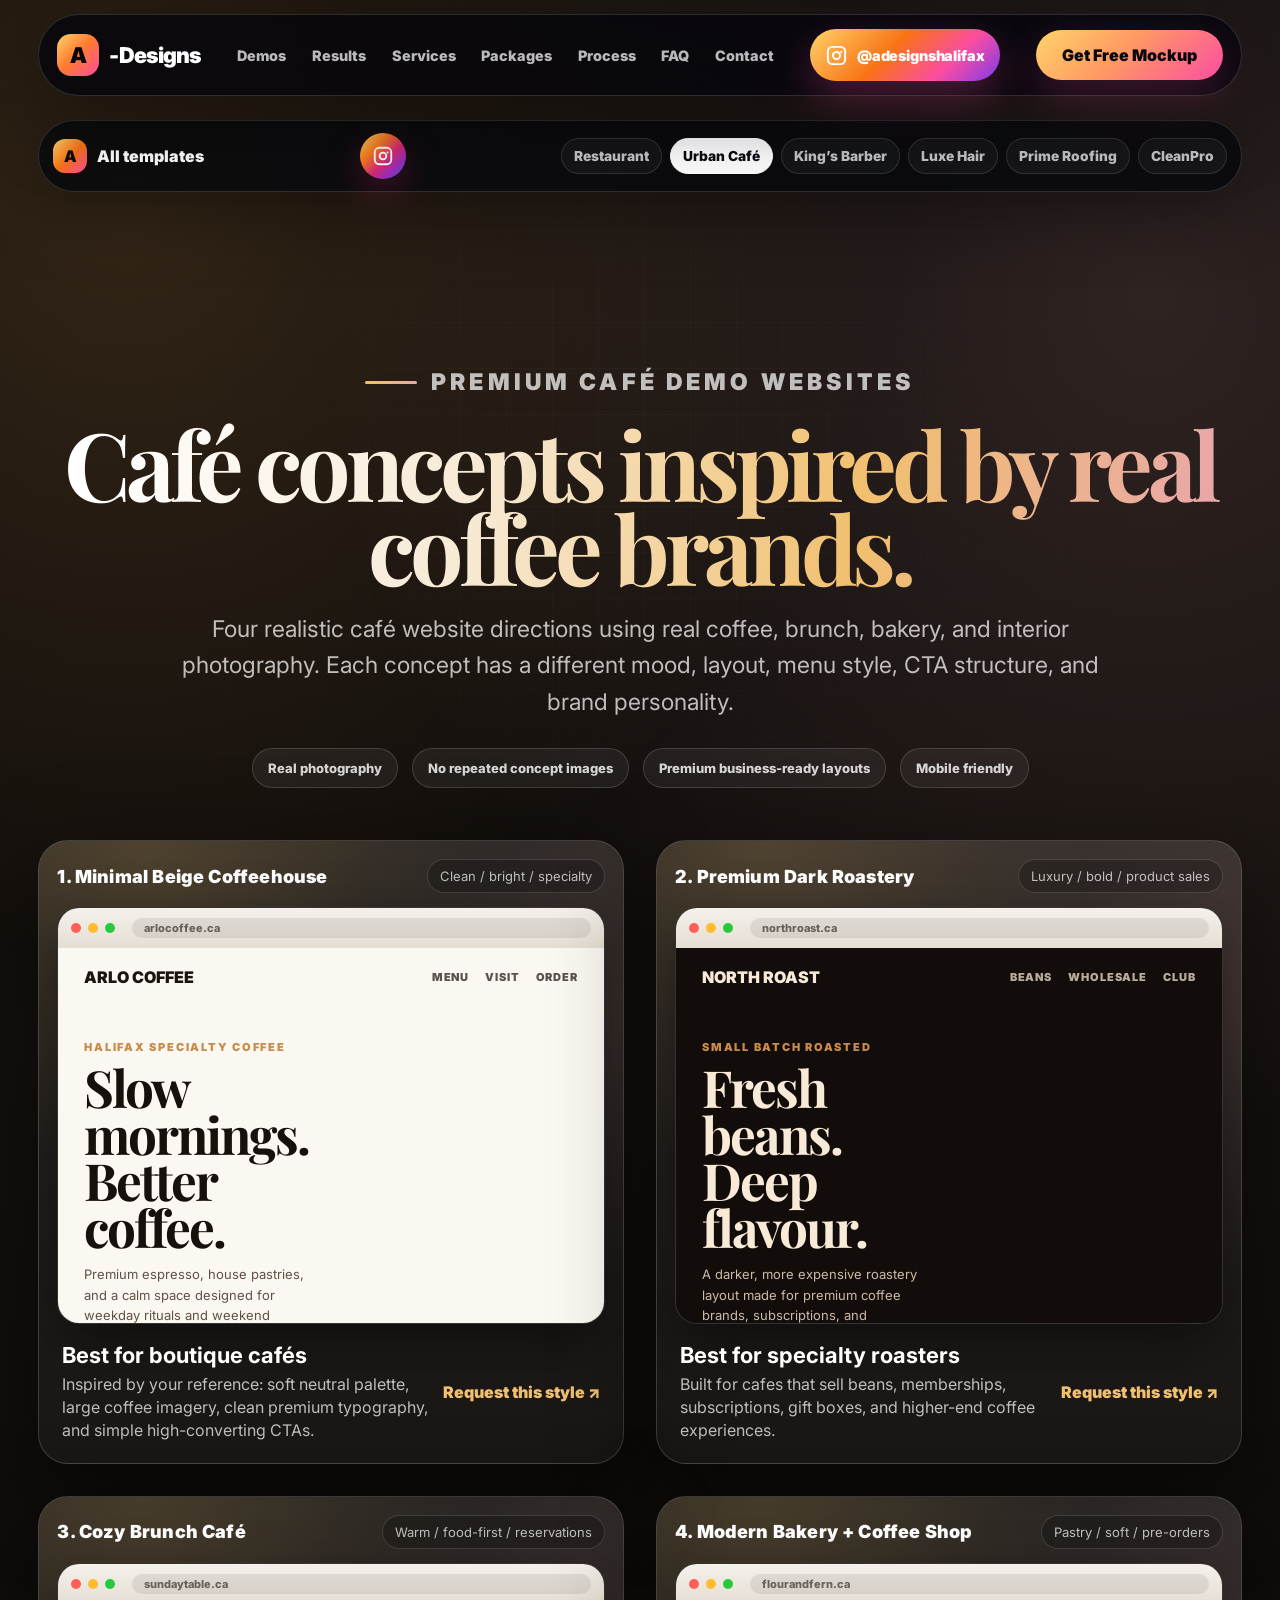
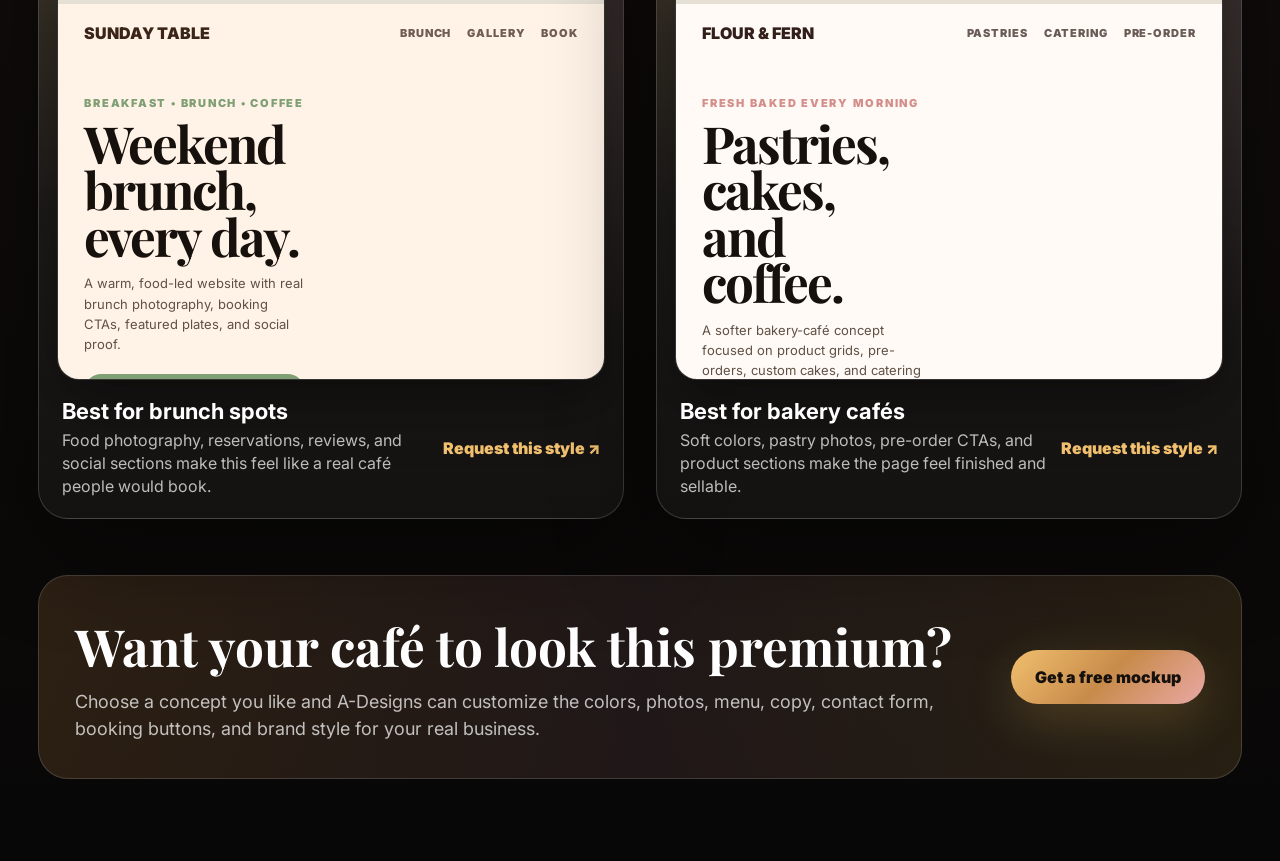
<file: restaurant-urban-cafe.html>
<!DOCTYPE html>
<html lang="en">
<head>
<meta charset="UTF-8">
<meta name="viewport" content="width=device-width, initial-scale=1.0">
<title>Urban Café Concepts | A-Designs Live Preview</title>
<meta name="description" content="Four premium realistic cafe website concepts using real cafe, coffee, pastry, and interior photography.">
<link rel="preconnect" href="https://fonts.googleapis.com">
<link rel="preconnect" href="https://fonts.gstatic.com" crossorigin>
<link href="https://fonts.googleapis.com/css2?family=Inter:wght@400;500;600;700;800;900&family=Playfair+Display:wght@700;800;900&display=swap" rel="stylesheet">
<style>
:root{--bg:#070708;--panel:rgba(255,255,255,.07);--line:rgba(255,255,255,.16);--text:#fff;--muted:rgba(255,255,255,.72);--cream:#f7ead5;--caramel:#c88b4a;--coffee:#2a1710;--gold:#f1c06f;--green:#7f9f75;--pink:#e9a8a6;--dark:#0b0908;--accent:#f4c15d}
*{box-sizing:border-box}html{scroll-behavior:smooth}body{margin:0;background:radial-gradient(circle at 10% 8%,rgba(200,139,74,.22),transparent 30%),radial-gradient(circle at 90% 12%,rgba(233,168,166,.16),transparent 34%),linear-gradient(180deg,#070707,#14100d 42%,#080707);color:var(--text);font-family:Inter,system-ui,-apple-system,Segoe UI,sans-serif;overflow-x:hidden}body:before{content:"";position:fixed;inset:0;pointer-events:none;background-image:linear-gradient(rgba(255,255,255,.025) 1px,transparent 1px),linear-gradient(90deg,rgba(255,255,255,.018) 1px,transparent 1px);background-size:46px 46px;mask-image:radial-gradient(circle at center,black,transparent 82%)}
.template-switcher{position:sticky;top:14px;z-index:100;width:min(1540px,94vw);margin:14px auto 22px;display:flex;align-items:center;justify-content:space-between;gap:14px;padding:12px 14px;border:1px solid rgba(255,255,255,.14);border-radius:999px;background:rgba(6,8,14,.78);backdrop-filter:blur(18px);box-shadow:0 18px 70px rgba(0,0,0,.36)}.switch-brand{color:#fff;text-decoration:none;font-weight:950;display:flex;align-items:center;gap:10px;white-space:nowrap}.switch-brand span{display:grid;place-items:center;width:34px;height:34px;border-radius:12px;background:linear-gradient(135deg,#ffd36a,#f97316 52%,#fb4da1);color:#0b0b11}.template-links{display:flex;align-items:center;gap:8px;flex-wrap:wrap;justify-content:flex-end}.template-links a{color:rgba(255,255,255,.76);text-decoration:none;font-weight:850;font-size:.86rem;padding:9px 12px;border:1px solid rgba(255,255,255,.12);background:rgba(255,255,255,.045);border-radius:999px;transition:transform .25s ease,background .25s ease,color .25s ease}.template-links a:hover{transform:translateY(-2px);background:rgba(255,255,255,.12);color:#fff}.template-links a.active{background:#fff;color:#0a0b11;border-color:#fff}.instagram-link{display:inline-flex;align-items:center;justify-content:center;width:46px;height:46px;border-radius:999px;text-decoration:none;background:linear-gradient(135deg,#feda75,#fa7e1e 32%,#d62976 58%,#962fbf 78%,#4f5bd5);box-shadow:0 14px 34px rgba(214,41,118,.26);transition:.25s;flex:0 0 auto}.instagram-link svg{width:22px;height:22px;fill:#fff}.instagram-link:hover{transform:translateY(-3px) scale(1.04);box-shadow:0 18px 46px rgba(214,41,118,.40)}
.preview-wrap{width:min(1500px,94vw);margin:0 auto;padding:86px 0 82px}.preview-hero{text-align:center;margin-bottom:46px}.eyebrow{display:inline-flex;align-items:center;gap:14px;color:var(--gold);font-weight:900;letter-spacing:.18em;text-transform:uppercase;font-size:14px}.eyebrow:before{content:"";width:52px;height:3px;background:linear-gradient(90deg,var(--gold),var(--pink));border-radius:10px}.preview-hero h1{font-family:'Playfair Display',serif;font-size:clamp(48px,7.4vw,112px);line-height:.88;margin:22px auto;max-width:1200px;letter-spacing:-.055em;background:linear-gradient(100deg,#fff 5%,#f7ead5 36%,#f1c06f 68%,#e9a8a6 96%);-webkit-background-clip:text;color:transparent}.preview-hero p{max-width:920px;margin:0 auto;color:var(--muted);font-size:clamp(17px,2vw,23px);line-height:1.58}.hero-stats{display:flex;justify-content:center;gap:14px;flex-wrap:wrap;margin-top:28px}.hero-stats span{border:1px solid rgba(255,255,255,.14);background:rgba(255,255,255,.06);border-radius:999px;padding:11px 15px;color:rgba(255,255,255,.82);font-weight:800;font-size:13px}.demo-grid-four{display:grid;grid-template-columns:repeat(2,minmax(0,1fr));gap:32px;margin-top:52px}.demo-preview-card{position:relative;background:linear-gradient(180deg,rgba(255,255,255,.10),rgba(255,255,255,.04));border:1px solid var(--line);border-radius:30px;padding:18px;box-shadow:0 28px 100px rgba(0,0,0,.46);overflow:hidden;transition:transform .35s ease,box-shadow .35s ease,border-color .35s ease}.demo-preview-card:hover{transform:translateY(-8px);border-color:rgba(244,193,93,.34);box-shadow:0 38px 130px rgba(0,0,0,.55)}.demo-preview-card:before{content:"";position:absolute;inset:-1px;background:radial-gradient(circle at 18% 0,rgba(244,193,93,.16),transparent 42%),radial-gradient(circle at 100% 25%,rgba(233,168,166,.11),transparent 38%);pointer-events:none}.demo-preview-card>*{position:relative}.demo-label{display:flex;justify-content:space-between;align-items:center;gap:12px;margin-bottom:14px}.demo-label h2{font-size:18px;margin:0;font-weight:950;letter-spacing:.01em}.demo-label span{font-size:13px;color:rgba(255,255,255,.72);border:1px solid rgba(255,255,255,.14);padding:8px 12px;border-radius:999px;background:rgba(0,0,0,.22)}
.browser{border-radius:22px;overflow:hidden;border:1px solid rgba(255,255,255,.15);box-shadow:0 22px 60px rgba(0,0,0,.44);background:#111}.browser-bar{height:40px;background:linear-gradient(180deg,#f5f1ea,#e5ded3);display:flex;align-items:center;gap:7px;padding:0 13px}.dot{width:10px;height:10px;border-radius:50%;background:#ff5f57}.dot:nth-child(2){background:#ffbd2e}.dot:nth-child(3){background:#28c840}.url{margin-left:10px;height:20px;border-radius:999px;background:rgba(0,0,0,.08);flex:1;color:#6a6259;font-size:11px;display:flex;align-items:center;padding:0 12px;font-weight:800}.site-shot{aspect-ratio:16/11;background:#fff;color:#17110d;overflow:hidden;position:relative}.site-nav{height:58px;display:flex;align-items:center;justify-content:space-between;padding:0 26px;font-weight:900}.site-links{display:flex;gap:16px;font-size:11px;text-transform:uppercase;letter-spacing:.08em;opacity:.72}.site-btn{border-radius:999px;padding:10px 14px;font-size:12px;font-weight:950;text-decoration:none}.site-hero{min-height:260px;display:grid;grid-template-columns:1fr 1fr;align-items:stretch}.site-copy{padding:34px 26px 28px;display:flex;flex-direction:column;justify-content:center}.site-copy small{letter-spacing:.16em;text-transform:uppercase;font-weight:950;color:var(--caramel);font-size:11px}.site-copy h3{font-family:'Playfair Display',serif;font-size:clamp(28px,4vw,52px);line-height:.91;margin:10px 0 14px;letter-spacing:-.04em;color:#17110d}.site-copy p{font-size:13px;line-height:1.55;color:#5f5145;margin:0 0 20px}.site-hero-img{background-size:cover;background-position:center;min-height:270px}.mini-menu{display:grid;grid-template-columns:repeat(3,1fr);gap:12px;padding:18px 22px 22px}.mini-card{background:#f8f3eb;border-radius:16px;overflow:hidden;box-shadow:0 12px 30px rgba(0,0,0,.06)}.mini-card .photo{height:82px;background-size:cover;background-position:center}.mini-card div:last-child{padding:10px 12px}.mini-card strong{display:block;font-size:12px}.mini-card em{display:block;font-style:normal;color:#806d5c;font-size:11px;margin-top:4px}.review-row{display:grid;grid-template-columns:1.2fr .8fr;gap:12px;padding:0 22px 22px}.review-box,.hours-box{border-radius:18px;padding:16px;background:#fff7ee;border:1px solid rgba(64,39,20,.08)}.review-box p,.hours-box p{margin:6px 0 0;color:#6d5a4a;font-size:12px;line-height:1.45}.review-box strong,.hours-box strong{font-size:13px}.demo-bottom{display:flex;justify-content:space-between;align-items:center;gap:14px;padding:18px 5px 2px}.demo-bottom strong{font-size:22px}.demo-bottom p{margin:5px 0 0;color:var(--muted);line-height:1.45}.demo-bottom a{white-space:nowrap;color:#f1c06f;text-decoration:none;font-weight:950}.bottom-cta{margin-top:56px;padding:36px;border:1px solid rgba(255,255,255,.15);border-radius:30px;background:linear-gradient(90deg,rgba(200,139,74,.18),rgba(233,168,166,.10),rgba(244,193,93,.13));display:flex;justify-content:space-between;align-items:center;gap:25px}.bottom-cta h2{margin:0 0 8px;font-size:clamp(30px,4vw,52px);font-family:'Playfair Display',serif}.bottom-cta p{margin:0;color:var(--muted);font-size:18px;line-height:1.5}.bottom-cta a{background:linear-gradient(135deg,#f1c06f,#c88b4a,#e9a8a6);color:#17110d;text-decoration:none;font-weight:950;padding:17px 24px;border-radius:999px;box-shadow:0 16px 50px rgba(244,193,93,.20);white-space:nowrap}
/* Concept-specific palettes */
.minimal .site-shot{background:#fbf8f1}.minimal .site-nav{color:#1b1510}.minimal .site-btn{background:#1b1510;color:#fff}.minimal .site-hero-img{background-image:url('https://images.unsplash.com/photo-1495474472287-4d71bcdd2085?auto=format&fit=crop&w=1200&q=85')}.minimal .m1{background-image:url('https://images.unsplash.com/photo-1511920170033-f8396924c348?auto=format&fit=crop&w=700&q=85')}.minimal .m2{background-image:url('https://images.unsplash.com/photo-1509042239860-f550ce710b93?auto=format&fit=crop&w=700&q=85')}.minimal .m3{background-image:url('https://images.unsplash.com/photo-1485808191679-5f86510681a2?auto=format&fit=crop&w=700&q=85')}
.dark .site-shot{background:#120d0a;color:#f8ead6}.dark .site-nav{background:#120d0a;color:#f8ead6}.dark .site-copy{background:#120d0a}.dark .site-copy h3{color:#f8ead6}.dark .site-copy p{color:#cbbba7}.dark .site-btn{background:#f1c06f;color:#120d0a}.dark .site-hero-img{background-image:url('https://images.unsplash.com/photo-1447933601403-0c6688de566e?auto=format&fit=crop&w=1200&q=85')}.dark .mini-card{background:#211713;color:#fff}.dark .mini-card em{color:#d0b89e}.dark .review-box,.dark .hours-box{background:#211713;color:#fff;border-color:rgba(255,255,255,.08)}.dark .review-box p,.dark .hours-box p{color:#d0b89e}.dark .m1{background-image:url('https://images.unsplash.com/photo-1514432324607-a09d9b4aefdd?auto=format&fit=crop&w=700&q=85')}.dark .m2{background-image:url('https://images.unsplash.com/photo-1507133750040-4a8f57021571?auto=format&fit=crop&w=700&q=85')}.dark .m3{background-image:url('https://images.unsplash.com/photo-1461023058943-07fcbe16d735?auto=format&fit=crop&w=700&q=85')}
.brunch .site-shot{background:#fff2e6}.brunch .site-nav{color:#3b2418}.brunch .site-btn{background:#7f9f75;color:#fff}.brunch .site-hero-img{background-image:url('https://images.unsplash.com/photo-1554118811-1e0d58224f24?auto=format&fit=crop&w=1200&q=85')}.brunch .site-copy small{color:#7f9f75}.brunch .m1{background-image:url('https://images.unsplash.com/photo-1525351484163-7529414344d8?auto=format&fit=crop&w=700&q=85')}.brunch .m2{background-image:url('https://images.unsplash.com/photo-1533089860892-a7c6f0a88666?auto=format&fit=crop&w=700&q=85')}.brunch .m3{background-image:url('https://images.unsplash.com/photo-1482049016688-2d3e1b311543?auto=format&fit=crop&w=700&q=85')}
.bakery .site-shot{background:#fffaf6}.bakery .site-nav{color:#321f1a}.bakery .site-btn{background:#d58f8b;color:#fff}.bakery .site-hero-img{background-image:url('https://images.unsplash.com/photo-1509440159596-0249088772ff?auto=format&fit=crop&w=1200&q=85')}.bakery .site-copy small{color:#d58f8b}.bakery .mini-card{background:#fff1ec}.bakery .m1{background-image:url('https://images.unsplash.com/photo-1555507036-ab1f4038808a?auto=format&fit=crop&w=700&q=85')}.bakery .m2{background-image:url('https://images.unsplash.com/photo-1483695028939-5bb13f8648b0?auto=format&fit=crop&w=700&q=85')}.bakery .m3{background-image:url('https://images.unsplash.com/photo-1517433367423-c7e5b0f35086?auto=format&fit=crop&w=700&q=85')}
@media(max-width:1050px){.demo-grid-four{grid-template-columns:1fr}.site-shot{aspect-ratio:auto}.site-hero{grid-template-columns:1fr}.site-hero-img{min-height:260px;order:-1}.mini-menu,.review-row{grid-template-columns:1fr}.template-switcher{position:relative;top:auto;border-radius:24px;align-items:flex-start;flex-direction:column;width:min(100% - 22px,1540px)}.template-links{justify-content:flex-start}.template-links a{font-size:.82rem;padding:8px 10px}.preview-wrap{padding-top:52px}.bottom-cta{flex-direction:column;text-align:center;align-items:stretch}.bottom-cta a{text-align:center}.demo-bottom{align-items:flex-start;flex-direction:column}.preview-hero h1{font-size:clamp(44px,15vw,72px);line-height:.95}}
</style>
<style>
/* Shared A-Designs top navigation */
.global-site-nav{position:sticky;top:14px;z-index:999;width:min(1540px,94vw);margin:14px auto 24px;display:flex;align-items:center;justify-content:space-between;gap:18px;padding:14px 18px;border:1px solid rgba(255,255,255,.14);border-radius:999px;background:rgba(4,5,12,.78);backdrop-filter:blur(18px);-webkit-backdrop-filter:blur(18px);box-shadow:0 22px 80px rgba(0,0,0,.42)}
.global-logo{display:flex;align-items:center;gap:10px;color:#fff;text-decoration:none;font-weight:950;font-size:clamp(1.05rem,1.7vw,1.45rem);letter-spacing:-.04em;white-space:nowrap}
.global-logo span{display:grid;place-items:center;width:42px;height:42px;border-radius:14px;background:linear-gradient(135deg,#ffd36a,#ff7a2f 48%,#fb4da1);color:#07070c;font-weight:950}
.global-nav-links{display:flex;align-items:center;gap:clamp(14px,2vw,30px)}
.global-nav-links a{color:rgba(255,255,255,.72);text-decoration:none;font-weight:850;font-size:clamp(.9rem,1.05vw,1.05rem);transition:.22s ease}
.global-nav-links a:hover{color:#fff;transform:translateY(-1px)}
.global-instagram{display:inline-flex;align-items:center;justify-content:center;gap:9px;width:auto;min-width:52px;height:52px;padding:0 15px;border-radius:999px;background:linear-gradient(135deg,#ffd36a,#f97316 42%,#fb4da1 72%,#7c3aed);box-shadow:0 16px 42px rgba(251,77,161,.28);color:#fff;text-decoration:none;flex:0 0 auto}
.global-instagram svg{width:23px;height:23px;fill:currentColor;flex:0 0 auto}.global-instagram span{font-size:.9rem;font-weight:900;letter-spacing:-.01em;color:#fff;white-space:nowrap}
.global-nav-cta{display:inline-flex;align-items:center;justify-content:center;padding:15px 26px;border-radius:999px;background:linear-gradient(135deg,#ffd36a,#ff9a63 45%,#fb4da1);color:#09080e!important;text-decoration:none;font-weight:950;white-space:nowrap;box-shadow:0 16px 44px rgba(251,77,161,.22);transition:.22s ease}
.global-nav-cta:hover{transform:translateY(-2px);box-shadow:0 24px 64px rgba(251,77,161,.30)}
@media(max-width:980px){.global-site-nav{border-radius:28px;align-items:flex-start;flex-wrap:wrap}.global-nav-links{order:4;width:100%;justify-content:center;flex-wrap:wrap;gap:10px}.global-nav-links a{padding:8px 10px;border:1px solid rgba(255,255,255,.10);border-radius:999px;background:rgba(255,255,255,.04)}.global-nav-cta{padding:12px 16px}.global-instagram{min-width:46px;height:46px;padding:0 13px}}
@media(max-width:620px){.global-site-nav{width:min(100% - 22px,1540px);padding:12px}.global-logo{font-size:1.05rem}.global-logo span{width:36px;height:36px;border-radius:12px}.global-instagram{min-width:42px;height:42px;padding:0 11px}.global-instagram span{display:none}.global-nav-cta{width:100%;order:3}.global-nav-links{display:none}}
</style>
<style>
/* Fixed/sticky navbar spacing fix: keeps preview-gallery headings from sitting under the top navigation */
.restaurant-gallery-wrap,
.restaurant-board,
.preview-wrap,
.all-demos-shell{
  padding-top: clamp(150px, 11vw, 190px) !important;
}
.restaurant-gallery-head,
.restaurant-board-head,
.preview-hero,
.all-demos-hero{
  margin-top: 0 !important;
}
@media(max-width:980px){
  .restaurant-gallery-wrap,
  .restaurant-board,
  .preview-wrap,
  .all-demos-shell{
    padding-top: 42px !important;
  }
}
</style>
</head>
<body>
<header class="global-site-nav" id="top">
  <a href="index.html#home" class="global-logo" aria-label="A-Designs home"><span>A</span>-Designs</a>
  <nav class="global-nav-links" aria-label="Main navigation">
    <a href="index.html#work">Demos</a>
    <a href="index.html#proof">Results</a>
    <a href="index.html#services">Services</a>
    <a href="index.html#pricing">Packages</a>
    <a href="index.html#process">Process</a>
    <a href="index.html#faq">FAQ</a>
    <a href="index.html#contact">Contact</a>
  </nav>
  <a class="global-instagram" href="https://www.instagram.com/adesignshalifax?igsh=MTZwd2huajMwZjdxbA%3D%3D&utm_source=qr" target="_blank" rel="noopener" aria-label="Open A-Designs on Instagram"><svg viewBox="0 0 24 24" aria-hidden="true"><path d="M7.8 2h8.4A5.8 5.8 0 0 1 22 7.8v8.4a5.8 5.8 0 0 1-5.8 5.8H7.8A5.8 5.8 0 0 1 2 16.2V7.8A5.8 5.8 0 0 1 7.8 2Zm0 2A3.8 3.8 0 0 0 4 7.8v8.4A3.8 3.8 0 0 0 7.8 20h8.4a3.8 3.8 0 0 0 3.8-3.8V7.8A3.8 3.8 0 0 0 16.2 4H7.8Zm4.2 3.3A4.7 4.7 0 1 1 12 16.7a4.7 4.7 0 0 1 0-9.4Zm0 2A2.7 2.7 0 1 0 12 14.7a2.7 2.7 0 0 0 0-5.4Zm5-2.15a1.1 1.1 0 1 1-1.1 1.1 1.1 1.1 0 0 1 1.1-1.1Z"/></svg><span>@adesignshalifax</span></a>
  <a href="index.html#contact" class="global-nav-cta">Get Free Mockup</a>
</header>

<div class="template-switcher"><a class="switch-brand" href="all-demos.html"><span>A</span> All templates</a><a class="instagram-link" href="https://www.instagram.com/adesignshalifax?igsh=MTZwd2huajMwZjdxbA%3D%3D&utm_source=qr" target="_blank" rel="noopener" aria-label="Open A-Designs on Instagram"><svg viewBox="0 0 24 24" aria-hidden="true"><path d="M7.8 2h8.4A5.8 5.8 0 0 1 22 7.8v8.4a5.8 5.8 0 0 1-5.8 5.8H7.8A5.8 5.8 0 0 1 2 16.2V7.8A5.8 5.8 0 0 1 7.8 2Zm0 2A3.8 3.8 0 0 0 4 7.8v8.4A3.8 3.8 0 0 0 7.8 20h8.4a3.8 3.8 0 0 0 3.8-3.8V7.8A3.8 3.8 0 0 0 16.2 4H7.8Zm4.2 3.3A4.7 4.7 0 1 1 12 16.7a4.7 4.7 0 0 1 0-9.4Zm0 2A2.7 2.7 0 1 0 12 14.7a2.7 2.7 0 0 0 0-5.4Zm5-2.15a1.1 1.1 0 1 1-1.1 1.1 1.1 1.1 0 0 1 1.1-1.1Z"/></svg></a><div class="template-links"><a href="restaurant-spice-house.html">Restaurant</a><a class="active" href="restaurant-urban-cafe.html">Urban Café</a><a href="kings-barbers.html">King’s Barber</a><a href="luxe-hair.html">Luxe Hair</a><a href="prime-roofing.html">Prime Roofing</a><a href="cleanpro.html">CleanPro</a></div></div>
<main class="preview-wrap"><section class="preview-hero"><p class="eyebrow">Premium café demo websites</p><h1>Café concepts inspired by real coffee brands.</h1><p>Four realistic café website directions using real coffee, brunch, bakery, and interior photography. Each concept has a different mood, layout, menu style, CTA structure, and brand personality.</p><div class="hero-stats"><span>Real photography</span><span>No repeated concept images</span><span>Premium business-ready layouts</span><span>Mobile friendly</span></div></section><section class="demo-grid-four">
<article class="demo-preview-card minimal"><div class="demo-label"><h2>1. Minimal Beige Coffeehouse</h2><span>Clean / bright / specialty</span></div><div class="browser"><div class="browser-bar"><span class="dot"></span><span class="dot"></span><span class="dot"></span><div class="url">arlocoffee.ca</div></div><div class="site-shot"><div class="site-nav"><span>ARLO COFFEE</span><div class="site-links"><span>Menu</span><span>Visit</span><span>Order</span></div></div><div class="site-hero"><div class="site-copy"><small>Halifax specialty coffee</small><h3>Slow mornings. Better coffee.</h3><p>Premium espresso, house pastries, and a calm space designed for weekday rituals and weekend catch-ups.</p><a class="site-btn" href="index.html#contact">Order ahead</a></div><div class="site-hero-img"></div></div><div class="mini-menu"><div class="mini-card"><div class="photo m1"></div><div><strong>Flat White</strong><em>$5.25</em></div></div><div class="mini-card"><div class="photo m2"></div><div><strong>Signature Latte</strong><em>$6.00</em></div></div><div class="mini-card"><div class="photo m3"></div><div><strong>Butter Croissant</strong><em>$4.75</em></div></div></div><div class="review-row"><div class="review-box"><strong>★★★★★ 4.9 from 218 reviews</strong><p>“Looks clean, calm, and expensive — exactly the kind of coffee shop I’d visit.”</p></div><div class="hours-box"><strong>Open daily</strong><p>7:00 AM – 6:00 PM<br>Downtown Halifax</p></div></div></div></div><div class="demo-bottom"><div><strong>Best for boutique cafés</strong><p>Inspired by your reference: soft neutral palette, large coffee imagery, clean premium typography, and simple high-converting CTAs.</p></div><a href="index.html#contact">Request this style ↗</a></div></article>
<article class="demo-preview-card dark"><div class="demo-label"><h2>2. Premium Dark Roastery</h2><span>Luxury / bold / product sales</span></div><div class="browser"><div class="browser-bar"><span class="dot"></span><span class="dot"></span><span class="dot"></span><div class="url">northroast.ca</div></div><div class="site-shot"><div class="site-nav"><span>NORTH ROAST</span><div class="site-links"><span>Beans</span><span>Wholesale</span><span>Club</span></div></div><div class="site-hero"><div class="site-copy"><small>Small batch roasted</small><h3>Fresh beans. Deep flavour.</h3><p>A darker, more expensive roastery layout made for premium coffee brands, subscriptions, and wholesale inquiries.</p><a class="site-btn" href="index.html#contact">Shop blends</a></div><div class="site-hero-img"></div></div><div class="mini-menu"><div class="mini-card"><div class="photo m1"></div><div><strong>Espresso Blend</strong><em>$18</em></div></div><div class="mini-card"><div class="photo m2"></div><div><strong>Single Origin</strong><em>$22</em></div></div><div class="mini-card"><div class="photo m3"></div><div><strong>Cold Brew</strong><em>$6.50</em></div></div></div><div class="review-row"><div class="review-box"><strong>★★★★★ 4.8 from 164 reviews</strong><p>“Feels like a real premium coffee brand — polished, moody, and memorable.”</p></div><div class="hours-box"><strong>Roastery hours</strong><p>Mon–Sat 8:00–5:00<br>Wholesale available</p></div></div></div></div><div class="demo-bottom"><div><strong>Best for specialty roasters</strong><p>Built for cafes that sell beans, memberships, subscriptions, gift boxes, and higher-end coffee experiences.</p></div><a href="index.html#contact">Request this style ↗</a></div></article>
<article class="demo-preview-card brunch"><div class="demo-label"><h2>3. Cozy Brunch Café</h2><span>Warm / food-first / reservations</span></div><div class="browser"><div class="browser-bar"><span class="dot"></span><span class="dot"></span><span class="dot"></span><div class="url">sundaytable.ca</div></div><div class="site-shot"><div class="site-nav"><span>SUNDAY TABLE</span><div class="site-links"><span>Brunch</span><span>Gallery</span><span>Book</span></div></div><div class="site-hero"><div class="site-copy"><small>Breakfast • brunch • coffee</small><h3>Weekend brunch, every day.</h3><p>A warm, food-led website with real brunch photography, booking CTAs, featured plates, and social proof.</p><a class="site-btn" href="index.html#contact">Reserve a table</a></div><div class="site-hero-img"></div></div><div class="mini-menu"><div class="mini-card"><div class="photo m1"></div><div><strong>Avocado Toast</strong><em>$14</em></div></div><div class="mini-card"><div class="photo m2"></div><div><strong>Berry Pancakes</strong><em>$16</em></div></div><div class="mini-card"><div class="photo m3"></div><div><strong>Brunch Plate</strong><em>$18</em></div></div></div><div class="review-row"><div class="review-box"><strong>★★★★★ 4.9 from 302 reviews</strong><p>“The photos and booking flow make the business feel busy, warm, and trustworthy.”</p></div><div class="hours-box"><strong>Brunch hours</strong><p>8:00 AM – 3:00 PM<br>Reservations recommended</p></div></div></div></div><div class="demo-bottom"><div><strong>Best for brunch spots</strong><p>Food photography, reservations, reviews, and social sections make this feel like a real café people would book.</p></div><a href="index.html#contact">Request this style ↗</a></div></article>
<article class="demo-preview-card bakery"><div class="demo-label"><h2>4. Modern Bakery + Coffee Shop</h2><span>Pastry / soft / pre-orders</span></div><div class="browser"><div class="browser-bar"><span class="dot"></span><span class="dot"></span><span class="dot"></span><div class="url">flourandfern.ca</div></div><div class="site-shot"><div class="site-nav"><span>FLOUR & FERN</span><div class="site-links"><span>Pastries</span><span>Catering</span><span>Pre-order</span></div></div><div class="site-hero"><div class="site-copy"><small>Fresh baked every morning</small><h3>Pastries, cakes, and coffee.</h3><p>A softer bakery-café concept focused on product grids, pre-orders, custom cakes, and catering inquiries.</p><a class="site-btn" href="index.html#contact">Pre-order pastries</a></div><div class="site-hero-img"></div></div><div class="mini-menu"><div class="mini-card"><div class="photo m1"></div><div><strong>Sourdough Loaf</strong><em>$8</em></div></div><div class="mini-card"><div class="photo m2"></div><div><strong>Fruit Danish</strong><em>$5.50</em></div></div><div class="mini-card"><div class="photo m3"></div><div><strong>Layer Cake</strong><em>Custom</em></div></div></div><div class="review-row"><div class="review-box"><strong>★★★★★ 4.9 from 187 reviews</strong><p>“The site makes the bakery feel handmade, premium, and easy to order from.”</p></div><div class="hours-box"><strong>Fresh daily</strong><p>Tue–Sun 7:30–4:00<br>Custom orders online</p></div></div></div></div><div class="demo-bottom"><div><strong>Best for bakery cafés</strong><p>Soft colors, pastry photos, pre-order CTAs, and product sections make the page feel finished and sellable.</p></div><a href="index.html#contact">Request this style ↗</a></div></article>
</section><section class="bottom-cta"><div><h2>Want your café to look this premium?</h2><p>Choose a concept you like and A-Designs can customize the colors, photos, menu, copy, contact form, booking buttons, and brand style for your real business.</p></div><a href="index.html#contact">Get a free mockup</a></section></main>
</body>
</html>
</file>
<file: styles.css>
:root{--bg:#070811;--panel:rgba(255,255,255,.08);--panel2:rgba(255,255,255,.12);--text:#f8f7ff;--muted:#b9b7c8;--line:rgba(255,255,255,.14);--gold:#ffcf6e;--pink:#ff4fd8;--cyan:#57e9ff;--purple:#8b5cf6;--shadow:0 30px 80px rgba(0,0,0,.45)}*{box-sizing:border-box}html{scroll-behavior:smooth}body{margin:0;font-family:Inter,system-ui,sans-serif;background:radial-gradient(circle at top left,#221244 0,#070811 30%,#05050b 100%);color:var(--text);overflow-x:hidden}a{color:inherit;text-decoration:none}.noise{position:fixed;inset:0;pointer-events:none;opacity:.035;background-image:url("data:image/svg+xml,%3Csvg viewBox='0 0 200 200' xmlns='http://www.w3.org/2000/svg'%3E%3Cfilter id='n'%3E%3CfeTurbulence type='fractalNoise' baseFrequency='.7' numOctaves='3' stitchTiles='stitch'/%3E%3C/filter%3E%3Crect width='100%25' height='100%25' filter='url(%23n)'/%3E%3C/svg%3E");z-index:99}.cursor-glow{position:fixed;width:320px;height:320px;border-radius:50%;background:radial-gradient(circle,rgba(255,79,216,.18),transparent 65%);pointer-events:none;transform:translate(-50%,-50%);z-index:0}.bg-blob{position:fixed;border-radius:50%;filter:blur(60px);opacity:.35;z-index:-1}.blob-a{width:360px;height:360px;background:var(--pink);top:8%;left:-8%}.blob-b{width:300px;height:300px;background:var(--cyan);right:-7%;top:35%}.blob-c{width:260px;height:260px;background:var(--purple);left:35%;bottom:-8%}.nav{position:fixed;top:18px;left:50%;transform:translateX(-50%);width:min(1160px,calc(100% - 32px));height:70px;border:1px solid var(--line);background:rgba(8,9,20,.74);backdrop-filter:blur(20px);border-radius:999px;display:flex;align-items:center;justify-content:space-between;padding:0 18px 0 24px;z-index:50;box-shadow:var(--shadow)}.logo{font-weight:900;font-size:1.2rem}.logo span{display:inline-grid;place-items:center;width:34px;height:34px;border-radius:12px;margin-right:4px;background:linear-gradient(135deg,var(--gold),var(--pink));color:#111}.nav-links{display:flex;gap:22px;color:var(--muted);font-weight:700;font-size:.92rem}.nav-links a:hover{color:white}.nav-cta,.mobile-menu-cta{background:linear-gradient(135deg,var(--gold),var(--pink));color:#120814;padding:13px 18px;border-radius:999px;font-weight:900}.mobile-menu-cta{display:none}.menu-btn{display:none;background:none;border:0}.menu-btn span{display:block;width:24px;height:2px;background:white;margin:5px}.section-padding{padding:130px max(22px,calc((100vw - 1160px)/2))}.section-padding-sm{padding:90px max(22px,calc((100vw - 1160px)/2))}.section-padding-xs{padding:44px max(22px,calc((100vw - 1160px)/2))}.hero{min-height:100vh;display:grid;grid-template-columns:1.05fr .95fr;gap:60px;align-items:center;padding-top:160px}.eyebrow{display:flex;align-items:center;gap:10px;color:var(--gold);text-transform:uppercase;letter-spacing:.14em;font-weight:900;font-size:.78rem}.eyebrow span{width:34px;height:2px;background:linear-gradient(90deg,var(--gold),var(--pink))}h1,h2,h3{margin:0;line-height:1.02}h1{font-family:'Playfair Display',serif;font-size:clamp(3rem,6vw,6.7rem);letter-spacing:-.06em}h2{font-family:'Playfair Display',serif;font-size:clamp(2.2rem,4vw,4.2rem);letter-spacing:-.045em}h3{font-size:1.35rem}p{color:var(--muted);line-height:1.7}.hero-subtitle{font-size:1.17rem;max-width:680px}.hero-actions,.authority-strip,.trust-badge-row{display:flex;gap:14px;flex-wrap:wrap}.btn{display:inline-flex;justify-content:center;align-items:center;border:1px solid var(--line);border-radius:999px;padding:15px 22px;font-weight:900;cursor:pointer}.btn.primary{background:linear-gradient(135deg,var(--gold),var(--pink));color:#160914;border:0}.btn.secondary{background:rgba(255,255,255,.07);color:white}.authority-strip{margin-top:26px}.authority-strip div,.stats-row div{background:var(--panel);border:1px solid var(--line);border-radius:22px;padding:18px;min-width:150px}.authority-strip strong,.stats-row strong{display:block;color:white}.authority-strip span,.stats-row span{color:var(--muted);font-size:.85rem}.hero-visual{position:relative;min-height:560px;perspective:1000px}.agency-screen{position:absolute;inset:70px 20px 80px 20px;border:1px solid var(--line);border-radius:34px;background:linear-gradient(145deg,rgba(255,255,255,.16),rgba(255,255,255,.04));box-shadow:var(--shadow);transform:rotateY(-10deg) rotateX(6deg);overflow:hidden}.screen-top{height:46px;border-bottom:1px solid var(--line);display:flex;align-items:center;gap:9px;padding:0 18px}.screen-top span{width:11px;height:11px;border-radius:50%;background:var(--gold)}.screen-top span:nth-child(2){background:var(--pink)}.screen-top span:nth-child(3){background:var(--cyan)}.screen-body{display:grid;grid-template-columns:90px 1fr;height:calc(100% - 46px)}.screen-sidebar{border-right:1px solid var(--line);padding:22px}.screen-sidebar i{display:block;height:34px;border-radius:12px;background:rgba(255,255,255,.12);margin-bottom:14px}.screen-content{padding:38px}.screen-pill{display:inline-block;background:rgba(255,207,110,.15);color:var(--gold);border:1px solid rgba(255,207,110,.35);padding:9px 13px;border-radius:999px;font-weight:900;font-size:.8rem}.screen-content h3{font-size:2.2rem;margin:22px 0}.screen-lines span{display:block;height:13px;background:rgba(255,255,255,.12);border-radius:999px;margin:12px 0}.screen-lines span:nth-child(2){width:70%}.screen-lines span:nth-child(3){width:50%}.screen-buttons{display:flex;gap:12px;margin-top:26px}.screen-buttons b{padding:13px 15px;border-radius:999px;background:white;color:#111}.floating-shape{position:absolute;z-index:2}.shape-cube{width:80px;height:80px;right:4%;top:8%;background:linear-gradient(135deg,var(--gold),var(--pink));border-radius:20px;transform:rotate(18deg)}.shape-ring{width:120px;height:120px;border:18px solid rgba(87,233,255,.5);border-radius:50%;bottom:5%;left:5%}.shape-pyramid{width:0;height:0;border-left:46px solid transparent;border-right:46px solid transparent;border-bottom:90px solid rgba(139,92,246,.7);right:2%;bottom:7%}.hero-mini-card{position:absolute;background:rgba(255,255,255,.12);border:1px solid var(--line);backdrop-filter:blur(15px);border-radius:22px;padding:15px 18px;box-shadow:var(--shadow)}.hero-mini-card strong{display:block}.hero-mini-card span{color:var(--muted);font-size:.8rem}.mini-card-one{top:35%;left:0}.mini-card-two{right:0;top:52%}.mini-card-three{bottom:16%;left:21%}.logos{text-align:center}.logo-strip{display:flex;justify-content:center;gap:14px;flex-wrap:wrap}.logo-strip span,.trust-badge-row span,.demo-feature-pills span{border:1px solid var(--line);background:var(--panel);border-radius:999px;padding:11px 15px;color:var(--muted);font-weight:800}.section-header{text-align:center;max-width:850px;margin:0 auto 48px}.section-header .eyebrow{justify-content:center}.premium-demo-grid,.service-grid,.pricing-grid{display:grid;grid-template-columns:repeat(3,1fr);gap:24px}.demo-mockup-card,.service-card,.price-card,.contact-card,.faq-list details{background:linear-gradient(145deg,rgba(255,255,255,.12),rgba(255,255,255,.045));border:1px solid var(--line);border-radius:30px;box-shadow:var(--shadow)}.demo-mockup-card{overflow:hidden}.featured-demo-card{transform:translateY(-18px)}.mockup-frame{padding:16px}.mockup-topbar{height:38px;background:rgba(0,0,0,.25);border:1px solid var(--line);border-radius:18px 18px 0 0;display:flex;align-items:center;gap:7px;padding:0 12px}.mockup-topbar span{width:9px;height:9px;border-radius:50%;background:var(--pink)}.mockup-topbar small{margin-left:auto;color:var(--muted)}.mockup-image{height:240px;border-radius:0 0 22px 22px;background-size:cover;background-position:center;position:relative;overflow:hidden}.mockup-image:before{content:"";position:absolute;inset:0;background:linear-gradient(135deg,rgba(255,207,110,.65),rgba(255,79,216,.25),rgba(87,233,255,.25))}.restaurant{background-image:radial-gradient(circle at 20% 20%,#ffcf6e,transparent 30%),linear-gradient(135deg,#39130b,#e45422)}.salon{background-image:radial-gradient(circle at 70% 20%,#ffd1ee,transparent 30%),linear-gradient(135deg,#24102e,#ff4fd8)}.service{background-image:radial-gradient(circle at 20% 30%,#57e9ff,transparent 28%),linear-gradient(135deg,#0b1939,#3154ff)}.demo-card-body,.service-card,.price-card{padding:28px}.demo-card-body a{color:var(--gold);font-weight:900}.demo-feature-pills{display:flex;flex-wrap:wrap;gap:9px;margin:18px 0}.stats-row{display:grid;grid-template-columns:repeat(4,1fr);gap:16px}.stats-row div{text-align:center}.stats-row strong{font-size:2rem}.service-card span{font-size:2rem}.price-card ul{padding-left:20px;color:var(--muted);line-height:2}.price-card h3{font-size:3rem;color:white}.price-card.popular{border-color:rgba(255,207,110,.6);box-shadow:0 0 0 1px rgba(255,207,110,.2),var(--shadow)}.faq-list{max-width:850px;margin:auto}.faq-list details{padding:20px 24px;margin-bottom:14px}.faq-list summary{font-weight:900;cursor:pointer}.contact-card{display:grid;grid-template-columns:.85fr 1fr;gap:36px;padding:34px}.lead-form{display:grid;grid-template-columns:1fr 1fr;gap:14px}.lead-form label{display:grid;gap:8px;color:white;font-weight:800}.lead-form label:nth-child(5),.lead-form label:nth-child(6),.lead-form button,.form-note{grid-column:1/-1}input,select,textarea{width:100%;border:1px solid var(--line);background:rgba(0,0,0,.25);color:white;border-radius:16px;padding:14px 15px;font:inherit}textarea{resize:vertical}.form-note.success{color:#77ffb0}.form-note.error{color:#ff8c8c}footer{padding:40px 22px;text-align:center;border-top:1px solid var(--line);background:rgba(0,0,0,.22)}.reveal{opacity:0;transform:translateY(24px);transition:all .8s ease}.reveal.visible{opacity:1;transform:none}.delay-1{transition-delay:.12s}.delay-2{transition-delay:.22s}@media(max-width:900px){.nav-links{position:fixed;top:82px;left:0;right:0;margin:auto;width:calc(100% - 32px);display:none;flex-direction:column;background:#10111e;border:1px solid var(--line);border-radius:28px;padding:22px}.nav-links.active{display:flex}.nav-cta{display:none}.mobile-menu-cta{display:block;text-align:center}.menu-btn{display:block}.hero,.contact-card{grid-template-columns:1fr}.hero{padding-top:140px}.hero-visual{min-height:430px}.premium-demo-grid,.service-grid,.pricing-grid,.stats-row{grid-template-columns:1fr}.featured-demo-card{transform:none}.lead-form{grid-template-columns:1fr}h1{font-size:3.2rem}.section-padding{padding:90px 20px}.section-padding-sm{padding:70px 20px}.screen-content h3{font-size:1.7rem}.agency-screen{inset:40px 5px}.mini-card-two{right:4px}.nav{top:10px}}

/* Clean hero mockup replacement: fixes overlapping cards/text */
.hero-visual-clean{
  min-height: 660px;
  display: flex;
  align-items: center;
  justify-content: center;
}
.clean-browser{
  position: relative;
  width: min(100%, 760px);
  min-height: 610px;
  border: 1px solid rgba(255,255,255,.18);
  border-radius: 32px;
  background: linear-gradient(135deg, rgba(10,12,25,.96), rgba(23,14,42,.92));
  overflow: hidden;
  box-shadow: 0 40px 110px rgba(0,0,0,.55), 0 0 60px rgba(139,92,246,.16);
}
.clean-browser::before{
  content:"";
  position:absolute;
  inset:-40% -20% auto auto;
  width:420px;
  height:420px;
  border-radius:999px;
  background:radial-gradient(circle, rgba(139,92,246,.34), transparent 68%);
  pointer-events:none;
}
.clean-browser-top{
  height:54px;
  display:flex;
  align-items:center;
  gap:10px;
  padding:0 24px;
  border-bottom:1px solid rgba(255,255,255,.12);
  background:rgba(255,255,255,.035);
}
.clean-browser-top span{
  width:12px;
  height:12px;
  border-radius:50%;
  background:var(--pink);
}
.clean-browser-top span:nth-child(2){background:var(--gold)}
.clean-browser-top span:nth-child(3){background:var(--cyan)}
.clean-browser-body{
  display:grid;
  grid-template-columns: 105px 1fr 1.02fr;
  gap:28px;
  padding:30px 28px 118px;
  position:relative;
  z-index:1;
}
.clean-side-nav{
  border-right:1px solid rgba(255,255,255,.12);
  padding-right:14px;
  display:flex;
  flex-direction:column;
  gap:10px;
}
.side-item{
  min-height:62px;
  display:grid;
  place-items:center;
  gap:3px;
  color:rgba(255,255,255,.58);
  font-size:.78rem;
  border-bottom:1px solid rgba(255,255,255,.08);
}
.side-item b{
  font-size:1.45rem;
  color:rgba(255,255,255,.72);
}
.side-item.active{
  color:#b982ff;
}
.side-item.active b{
  width:42px;
  height:42px;
  display:grid;
  place-items:center;
  border:1px solid rgba(139,92,246,.65);
  border-radius:14px;
  background:rgba(139,92,246,.16);
  color:#a66cff;
}
.clean-hero-copy{
  padding:12px 0 0;
  align-self:center;
}
.clean-pill{
  margin-bottom:18px;
}
.clean-hero-copy h3{
  font-size:clamp(2.15rem, 3.4vw, 3.45rem);
  line-height:1.05;
  letter-spacing:-.055em;
  max-width:390px;
}
.clean-hero-copy h3 span{
  background:linear-gradient(135deg,#7c5cff,#ff55c8,#ffb86b);
  -webkit-background-clip:text;
  background-clip:text;
  color:transparent;
}
.clean-hero-copy p{
  max-width:360px;
  margin:16px 0 22px;
  font-size:.98rem;
}
.clean-feature-row{
  display:grid;
  grid-template-columns:repeat(3,1fr);
  gap:12px;
  padding-top:18px;
  border-top:1px solid rgba(255,255,255,.12);
}
.clean-feature-row div{
  text-align:center;
  padding:8px 6px;
  border-right:1px solid rgba(255,255,255,.12);
}
.clean-feature-row div:last-child{border-right:0}
.clean-feature-row i{
  display:grid;
  place-items:center;
  width:46px;
  height:46px;
  margin:0 auto 10px;
  border-radius:14px;
  border:1px solid rgba(139,92,246,.5);
  background:rgba(139,92,246,.14);
  color:#a66cff;
  font-style:normal;
  font-size:1.2rem;
}
.clean-feature-row strong,
.clean-feature-row small{
  display:block;
}
.clean-feature-row small{
  margin-top:5px;
  color:var(--muted);
  line-height:1.35;
}
.clean-actions{
  display:flex;
  gap:14px;
  margin-top:24px;
  flex-wrap:wrap;
}
.clean-actions .btn{
  padding:13px 18px;
}
.restaurant-preview-card{
  align-self:center;
  border:1px solid rgba(139,92,246,.36);
  border-radius:24px;
  background:linear-gradient(145deg, rgba(4,5,10,.98), rgba(14,16,26,.96));
  box-shadow:0 24px 70px rgba(0,0,0,.45), 0 0 34px rgba(139,92,246,.22);
  overflow:hidden;
  transform:rotateY(-7deg) rotateX(2deg);
}
.preview-top{
  min-height:46px;
  display:flex;
  align-items:center;
  gap:8px;
  padding:0 16px;
  border-bottom:1px solid rgba(255,255,255,.1);
}
.preview-top span{
  width:9px;
  height:9px;
  border-radius:50%;
  background:var(--pink);
}
.preview-top span:nth-child(2){background:var(--gold)}
.preview-top span:nth-child(3){background:#32d583}
.preview-top small{color:#fff;font-weight:900;margin-left:5px}
.preview-top b{
  margin-left:auto;
  background:var(--gold);
  color:#111;
  padding:8px 10px;
  border-radius:9px;
  font-size:.68rem;
}
.preview-main{
  min-height:245px;
  display:grid;
  grid-template-columns:1fr .9fr;
  gap:10px;
  padding:24px;
  position:relative;
  overflow:hidden;
}
.preview-main::before{
  content:"";
  position:absolute;
  inset:0;
  background:radial-gradient(circle at 86% 30%, rgba(255,207,110,.17), transparent 34%);
}
.preview-text{position:relative;z-index:2}
.preview-text small{color:var(--gold);font-weight:900;font-size:.58rem;letter-spacing:.12em}
.preview-text h4{font-size:1.65rem;line-height:1.07;margin:12px 0 10px}
.preview-text h4 em{color:var(--gold);font-style:normal}
.preview-text p{font-size:.74rem;line-height:1.45;margin-bottom:16px}
.preview-text button{
  border:1px solid rgba(255,255,255,.2);
  background:rgba(255,255,255,.06);
  color:#fff;
  border-radius:10px;
  padding:9px 10px;
  font-weight:900;
  margin-right:8px;
  font-size:.68rem;
}
.preview-text button:first-child{background:var(--gold);color:#111;border:0}
.food-plate{
  position:relative;
  display:flex;
  align-items:center;
  justify-content:center;
  min-height:190px;
}
.food-plate::before{
  content:"";
  width:155px;
  height:155px;
  border-radius:50%;
  background:radial-gradient(circle at 50% 45%, #1b1c22 0 42%, #f4f4f5 43% 46%, #090a0d 47% 70%);
  box-shadow:0 26px 50px rgba(0,0,0,.55);
  transform:rotate(-12deg);
}
.food-plate span{
  position:absolute;
  width:94px;
  height:52px;
  border-radius:50% 50% 44% 44%;
  background:linear-gradient(135deg,#ffb75e,#d94b22 52%,#4b1d11);
  box-shadow:0 8px 20px rgba(217,75,34,.35);
  transform:rotate(-15deg);
}
.preview-features{
  display:grid;
  grid-template-columns:repeat(3,1fr);
  gap:10px;
  padding:0 18px 18px;
}
.preview-features div{
  border:1px solid rgba(255,255,255,.12);
  border-radius:14px;
  padding:14px 10px;
  text-align:center;
  background:rgba(255,255,255,.035);
}
.preview-features strong,
.preview-features small{display:block}
.preview-features small{color:var(--muted);font-size:.68rem;margin-top:4px}
.clean-bottom-bar{
  position:absolute;
  left:140px;
  right:58px;
  bottom:28px;
  display:grid;
  grid-template-columns:repeat(3,1fr);
  gap:1px;
  border:1px solid rgba(255,255,255,.14);
  background:rgba(255,255,255,.045);
  border-radius:22px;
  overflow:hidden;
  z-index:2;
}
.clean-bottom-bar div{
  padding:17px 20px;
  background:rgba(255,255,255,.018);
}
.clean-bottom-bar strong,.clean-bottom-bar span{display:block}
.clean-bottom-bar span{color:var(--muted);font-size:.78rem;margin-top:4px}
.hero-visual-clean .floating-shape,
.hero-visual-clean .hero-mini-card,
.hero-visual-clean .agency-screen{
  display:none;
}

@media(max-width:1100px){
  .clean-browser-body{grid-template-columns:80px 1fr;}
  .restaurant-preview-card{display:none;}
  .clean-bottom-bar{left:110px;right:28px;}
}
@media(max-width:900px){
  .hero-visual-clean{min-height:560px;}
  .clean-browser{min-height:520px;}
  .clean-browser-body{grid-template-columns:1fr;padding:24px 22px 112px;}
  .clean-side-nav{display:none;}
  .clean-bottom-bar{left:22px;right:22px;grid-template-columns:1fr;}
  .clean-bottom-bar div{padding:12px 16px;}
  .clean-feature-row{grid-template-columns:1fr;}
  .clean-feature-row div{border-right:0;border-bottom:1px solid rgba(255,255,255,.10);}
  .clean-feature-row div:last-child{border-bottom:0;}
}
@media(max-width:520px){
  .hero-visual-clean{min-height:620px;}
  .clean-browser{border-radius:24px;}
  .clean-hero-copy h3{font-size:2.25rem;}
  .clean-actions .btn{width:100%;}
}

/* FINAL FIT FIX: show the whole hero mockup neatly instead of cropping */
@media (min-width: 901px){
  .hero{
    grid-template-columns:1fr;
    gap:42px;
    align-items:start;
    padding-top:135px;
    min-height:auto;
  }
  .hero-copy{
    max-width:980px;
    margin:0 auto;
    text-align:center;
  }
  .hero-copy .eyebrow,
  .hero-actions,
  .authority-strip{
    justify-content:center;
  }
  .hero-subtitle{
    margin-left:auto;
    margin-right:auto;
  }
  .hero-visual-clean{
    width:100%;
    min-height:auto;
  }
  .clean-browser{
    width:min(100%,1120px);
    min-height:720px;
  }
  .clean-browser-body{
    grid-template-columns:120px minmax(390px,1fr) minmax(360px,.92fr);
    gap:34px;
    padding:34px 36px 120px;
  }
  .clean-hero-copy h3{
    max-width:520px;
  }
  .clean-hero-copy p{
    max-width:470px;
  }
  .restaurant-preview-card{
    display:block;
  }
}
@media (min-width: 901px) and (max-width: 1160px){
  .clean-browser{
    transform:scale(.9);
    transform-origin:top center;
    margin-bottom:-72px;
  }
}
@media (max-width: 900px){
  .hero{
    gap:30px;
  }
  .hero-copy{
    text-align:left;
  }
  .hero-visual-clean{
    min-height:auto;
  }
  .clean-browser{
    min-height:auto;
  }
  .clean-browser-body{
    padding-bottom:245px;
  }
  .clean-bottom-bar{
    grid-template-columns:1fr;
  }
}

/* Real demo-preview cards: two website pictures per industry */
.demo-duo{
  min-height:270px;
  border-radius:0 0 22px 22px;
  padding:16px;
  display:grid;
  grid-template-columns:1fr 1fr;
  gap:14px;
  background:linear-gradient(135deg,rgba(255,255,255,.05),rgba(0,0,0,.2));
}
.demo-site-preview{
  position:relative;
  overflow:hidden;
  min-height:238px;
  border-radius:22px;
  padding:18px;
  display:flex;
  flex-direction:column;
  justify-content:flex-end;
  border:1px solid rgba(255,255,255,.14);
  box-shadow:inset 0 0 0 1px rgba(255,255,255,.04),0 18px 40px rgba(0,0,0,.25);
}
.demo-site-preview::before{
  content:"";
  position:absolute;
  inset:0;
  background:
    linear-gradient(to bottom,rgba(0,0,0,.05),rgba(0,0,0,.78)),
    radial-gradient(circle at 70% 28%,rgba(255,255,255,.55),transparent 16%),
    radial-gradient(circle at 35% 35%,rgba(255,255,255,.24),transparent 18%);
  z-index:0;
}
.demo-site-preview::after{
  content:"";
  position:absolute;
  top:16px;
  left:16px;
  right:16px;
  height:72px;
  border-radius:18px;
  border:1px solid rgba(255,255,255,.14);
  background:rgba(255,255,255,.13);
  backdrop-filter:blur(6px);
  z-index:0;
}
.demo-site-preview b,
.demo-site-preview strong,
.demo-site-preview em{
  position:relative;
  z-index:1;
}
.demo-site-preview b{
  font-size:.78rem;
  color:rgba(255,255,255,.78);
  margin-bottom:8px;
}
.demo-site-preview strong{
  font-size:1.05rem;
  line-height:1.18;
  color:white;
}
.demo-site-preview em{
  align-self:flex-start;
  margin-top:12px;
  padding:8px 11px;
  border-radius:999px;
  background:white;
  color:#111;
  font-size:.72rem;
  font-style:normal;
  font-weight:900;
}
.restaurant-one{background:linear-gradient(135deg,#32120b,#d94d24 55%,#ffbf63)}
.restaurant-two{background:linear-gradient(135deg,#111827,#725a24 45%,#f6c05b)}
.salon-one{background:linear-gradient(135deg,#2a103c,#ff4fd8 65%,#ffd6f2)}
.salon-two{background:linear-gradient(135deg,#120a22,#7c3aed 45%,#f472b6)}
.service-one{background:linear-gradient(135deg,#071322,#1d4ed8 55%,#57e9ff)}
.service-two{background:linear-gradient(135deg,#07120d,#059669 55%,#a7f3d0)}
.restaurant-one::after{background:linear-gradient(135deg,rgba(255,199,99,.38),rgba(255,255,255,.08))}
.restaurant-two::after{background:linear-gradient(135deg,rgba(245,158,11,.35),rgba(255,255,255,.08))}
.salon-one::after{background:linear-gradient(135deg,rgba(255,79,216,.35),rgba(255,255,255,.08))}
.salon-two::after{background:linear-gradient(135deg,rgba(124,58,237,.38),rgba(255,255,255,.08))}
.service-one::after{background:linear-gradient(135deg,rgba(87,233,255,.35),rgba(255,255,255,.08))}
.service-two::after{background:linear-gradient(135deg,rgba(16,185,129,.35),rgba(255,255,255,.08))}
@media(max-width:620px){
  .demo-duo{grid-template-columns:1fr;}
  .demo-site-preview{min-height:210px;}
}


/* Real industry demo picture section */



/* Full industry demo preview section */
.demo-title-block h2{font-size:clamp(2.8rem,6vw,6.2rem);line-height:1.04;max-width:1050px;margin:0 auto 22px;background:linear-gradient(90deg,#fff,#9a6cff,#ff4fbd,#ffb56b);-webkit-background-clip:text;background-clip:text;color:transparent;letter-spacing:-.045em}
.demo-showcase-grid{display:grid;grid-template-columns:repeat(3,minmax(0,1fr));gap:24px;align-items:start}
.demo-showcase-card{background:linear-gradient(145deg,rgba(255,255,255,.105),rgba(255,255,255,.035));border:1px solid rgba(255,255,255,.13);border-radius:28px;padding:20px;box-shadow:0 24px 70px rgba(0,0,0,.36);overflow:hidden}
.demo-card-header{display:grid;grid-template-columns:auto 1fr auto;gap:14px;align-items:center;margin-bottom:18px}
.demo-card-header h3{font-size:1.25rem;margin:0 0 4px}.demo-card-header p{font-size:.88rem;line-height:1.45;margin:0;color:var(--muted)}.demo-card-header>a{border:1px solid rgba(255,255,255,.16);border-radius:999px;padding:10px 14px;color:#fff;font-weight:800;font-size:.78rem;white-space:nowrap;background:rgba(255,255,255,.045)}
.demo-icon{width:48px;height:48px;border-radius:18px;display:grid;place-items:center;font-size:1.3rem;background:linear-gradient(135deg,rgba(255,172,68,.22),rgba(255,80,102,.12));border:1px solid rgba(255,187,80,.45);box-shadow:0 12px 35px rgba(255,139,61,.12)}.demo-icon.pink{background:linear-gradient(135deg,rgba(255,79,189,.24),rgba(136,84,255,.12));border-color:rgba(255,79,189,.45)}.demo-icon.blue{background:linear-gradient(135deg,rgba(45,129,255,.22),rgba(39,212,158,.12));border-color:rgba(45,129,255,.45)}
.website-preview-stack{display:grid;gap:18px}.website-preview-item{background:rgba(0,0,0,.22);border:1px solid rgba(255,255,255,.11);border-radius:22px;padding:10px;box-shadow:0 18px 45px rgba(0,0,0,.32)}.website-preview-item img{display:block;width:100%;border-radius:16px;border:1px solid rgba(255,255,255,.12);box-shadow:0 14px 38px rgba(0,0,0,.34);background:#090911}.website-preview-item div{display:flex;justify-content:space-between;align-items:center;gap:10px;margin:12px 6px 2px}.website-preview-item strong{font-size:.98rem}.website-preview-item a{color:#a77cff;font-weight:800;font-size:.85rem;white-space:nowrap}
@media(max-width:1150px){.demo-showcase-grid{grid-template-columns:1fr}.demo-card-header{grid-template-columns:auto 1fr}.demo-card-header>a{grid-column:1/-1;justify-self:start}.website-preview-stack{grid-template-columns:repeat(2,minmax(0,1fr))}}
@media(max-width:700px){.demo-title-block h2{font-size:clamp(2.4rem,13vw,4.1rem);line-height:1.08;margin-bottom:18px}.demo-title-block p{font-size:1rem;line-height:1.55}.website-preview-stack{grid-template-columns:1fr}.demo-showcase-card{padding:16px}.demo-card-header{align-items:start}.hero-showcase{transform:scale(.88);transform-origin:top center}}

/* Final spacing fix: keep demo cards away from the big heading */
#work .demo-title-block{
  margin-bottom: 95px !important;
  padding-bottom: 10px;
}

#work .demo-title-block h2{
  max-width: 900px !important;
  font-size: clamp(3.1rem, 5.1vw, 5.35rem) !important;
  line-height: 1.14 !important;
  margin-bottom: 28px !important;
  padding-bottom: 6px;
}

#work .demo-title-block p{
  max-width: 900px;
  margin-left: auto;
  margin-right: auto;
  line-height: 1.75;
}

#work .demo-showcase-grid{
  margin-top: 0 !important;
  position: relative;
  z-index: 1;
}

@media(max-width:900px){
  #work .demo-title-block{
    margin-bottom: 70px !important;
  }
  #work .demo-title-block h2{
    font-size: clamp(2.6rem, 11vw, 4rem) !important;
    line-height: 1.18 !important;
  }
}

/* Strong overlap fix: smaller heading + much larger safe gap before demo cards */
#work{
  overflow: visible !important;
}
#work .demo-title-block{
  margin-bottom: 190px !important;
  padding-bottom: 0 !important;
  position: relative !important;
  z-index: 5 !important;
}
#work .demo-title-block h2{
  max-width: 980px !important;
  font-size: clamp(2.8rem, 4.6vw, 4.85rem) !important;
  line-height: 1.22 !important;
  margin: 0 auto 34px !important;
  padding: 0 14px !important;
  letter-spacing: -0.035em !important;
}
#work .demo-title-block p{
  max-width: 920px !important;
  margin: 0 auto !important;
  line-height: 1.8 !important;
  font-size: 1.08rem !important;
  position: relative !important;
  z-index: 6 !important;
}
#work .demo-showcase-grid{
  margin-top: 0 !important;
  clear: both !important;
  position: relative !important;
  z-index: 2 !important;
}
@media(max-width:900px){
  #work .demo-title-block{margin-bottom: 125px !important;}
  #work .demo-title-block h2{font-size: clamp(2.3rem, 9.2vw, 3.6rem) !important; line-height: 1.22 !important;}
}

/* Added: live demo pages, testimonials, footer, and stronger mobile spacing */
.testimonials-section{position:relative;z-index:2}.testimonial-grid{display:grid;grid-template-columns:repeat(3,minmax(0,1fr));gap:22px}.testimonial-card{background:linear-gradient(145deg,rgba(255,255,255,.095),rgba(255,255,255,.035));border:1px solid rgba(255,255,255,.13);border-radius:26px;padding:22px;box-shadow:0 22px 60px rgba(0,0,0,.32)}.testimonial-card blockquote{margin:18px 0 12px;font-size:1.05rem;line-height:1.55;color:#fff}.testimonial-card strong{color:#ffd071}.before-after{display:grid;grid-template-columns:1fr 1fr;gap:10px}.before-after div{padding:14px;border-radius:18px;background:rgba(0,0,0,.22);border:1px solid rgba(255,255,255,.1)}.before-after span{display:inline-block;margin-bottom:8px;color:#ff7ac7;font-weight:900;text-transform:uppercase;font-size:.72rem;letter-spacing:.08em}.before-after div:last-child span{color:#7cf7d4}.before-after p{margin:0;color:var(--muted);font-size:.88rem;line-height:1.45}
.site-footer{padding:46px 5vw;border-top:1px solid rgba(255,255,255,.1);background:rgba(0,0,0,.28)}.footer-grid{max-width:1180px;margin:0 auto;display:grid;grid-template-columns:1.5fr .8fr 1fr;gap:28px;align-items:start}.site-footer h4{margin:0 0 12px;color:#fff}.site-footer p{color:var(--muted);line-height:1.6;margin:10px 0 0}.site-footer a:not(.logo){display:block;color:#dcd7ff;margin:8px 0;font-weight:700}.site-footer a:not(.logo):hover{color:#ffd071}
.demo-page{min-height:100vh;background:radial-gradient(circle at top right,rgba(139,92,246,.22),transparent 35%),radial-gradient(circle at bottom left,rgba(255,79,189,.15),transparent 30%),#05060d;color:#fff}.demo-nav{position:sticky;top:0;z-index:20;display:flex;justify-content:space-between;align-items:center;padding:18px 5vw;background:rgba(5,6,13,.72);backdrop-filter:blur(18px);border-bottom:1px solid rgba(255,255,255,.1)}.live-demo-wrap{max-width:1180px;margin:0 auto;padding:44px 5vw 80px}.live-hero{min-height:520px;border-radius:34px;border:1px solid rgba(255,255,255,.13);padding:58px;display:flex;align-items:center;position:relative;overflow:hidden;box-shadow:0 30px 90px rgba(0,0,0,.42);background-size:cover;background-position:center}.live-hero:before{content:"";position:absolute;inset:0;background:linear-gradient(90deg,rgba(0,0,0,.88),rgba(0,0,0,.45),rgba(0,0,0,.12));z-index:0}.live-hero>div{position:relative;z-index:1;max-width:610px}.live-hero h1{font-family:'Playfair Display',serif;font-size:clamp(3.2rem,8vw,7rem);line-height:.92;margin:14px 0 20px}.live-hero p{font-size:1.15rem;line-height:1.7;color:#e6e1f5}.live-hero.food{background-image:url('assets/restaurant-spice-house.png')}.live-hero.cafe{background-image:url('assets/restaurant-urban-cafe.png')}.live-hero.barber{background-image:url('assets/kings-barbers-realistic-demo.png')}.live-hero.salon{background-image:url('assets/salon-luxe-hair.png')}.live-hero.roofing{background-image:url('assets/service-prime-roofing.png')}.live-hero.cleaning{background-image:url('assets/service-cleanpro.png')}.demo-section{margin-top:28px;background:linear-gradient(145deg,rgba(255,255,255,.09),rgba(255,255,255,.035));border:1px solid rgba(255,255,255,.12);border-radius:28px;padding:30px}.demo-section h2{font-size:clamp(2rem,4vw,3.2rem);margin:0 0 18px}.demo-section p{color:var(--muted);font-size:1.08rem;line-height:1.7}.demo-mini-grid{display:grid;grid-template-columns:repeat(3,1fr);gap:16px}.demo-mini-grid div{background:rgba(0,0,0,.24);border:1px solid rgba(255,255,255,.1);border-radius:20px;padding:20px}.demo-mini-grid strong,.demo-mini-grid span{display:block}.demo-mini-grid span{color:#ffd071;margin-top:8px;font-weight:800}
@media(max-width:1150px){.testimonial-grid{grid-template-columns:1fr}.footer-grid{grid-template-columns:1fr}.authority-strip{grid-template-columns:repeat(2,1fr)}}
@media(max-width:760px){.section-padding{padding-left:18px!important;padding-right:18px!important}.hero{gap:34px}.hero-copy h1{font-size:clamp(2.8rem,13vw,4.5rem);line-height:1.02}.authority-strip{grid-template-columns:1fr}.clean-browser{transform:scale(.78);transform-origin:top center;margin-bottom:-120px}.demo-showcase-grid{gap:26px}.demo-showcase-card{border-radius:24px;padding:16px}.demo-card-header{grid-template-columns:1fr;gap:12px}.demo-card-header>a{justify-self:stretch;text-align:center}.website-preview-item div{align-items:flex-start;flex-direction:column}.website-preview-item a{font-size:.95rem}.testimonial-card{padding:18px}.before-after{grid-template-columns:1fr}.contact-card{grid-template-columns:1fr!important;padding:22px!important}.live-demo-wrap{padding:28px 16px 60px}.live-hero{min-height:500px;padding:32px 22px;border-radius:26px}.live-hero:before{background:linear-gradient(180deg,rgba(0,0,0,.88),rgba(0,0,0,.58))}.demo-mini-grid{grid-template-columns:1fr}.demo-nav{padding:14px 16px}.demo-nav .btn{padding:12px 14px;font-size:.82rem}}
@media(max-width:480px){.clean-browser{transform:scale(.68);margin-bottom:-180px}.demo-title-block h2{font-size:clamp(2.35rem,14vw,3.3rem)!important}.demo-title-block{margin-bottom:90px!important}.footer-grid{gap:20px}.live-hero h1{font-size:3.2rem}}


/* === Premium live demo pages v2 === */
.demo-live-body{
  background:#05060b;
  color:#fff;
  min-height:100vh;
}
.demo-live-body.restaurant-theme{--accent:#ff8a2a;--accent2:#ffd36a;--glow:rgba(255,138,42,.32)}
.demo-live-body.cafe-theme{--accent:#d7a64a;--accent2:#fff1c2;--glow:rgba(215,166,74,.3)}
.demo-live-body.barber-theme{--accent:#d4a64e;--accent2:#ffe7a3;--glow:rgba(212,166,78,.28)}
.demo-live-body.salon-theme{--accent:#ff5cb7;--accent2:#b56cff;--glow:rgba(255,92,183,.28)}
.demo-live-body.roofing-theme{--accent:#2878ff;--accent2:#69d3ff;--glow:rgba(40,120,255,.3)}
.demo-live-body.clean-theme{--accent:#7ac943;--accent2:#b9ff7d;--glow:rgba(122,201,67,.3)}
.demo-topbar{
  position:sticky;top:0;z-index:30;display:flex;align-items:center;justify-content:space-between;gap:18px;
  padding:14px max(18px,calc((100vw - 1180px)/2));
  border-bottom:1px solid rgba(255,255,255,.12);background:rgba(5,6,11,.82);backdrop-filter:blur(18px)
}
.demo-brand{display:flex;align-items:center;gap:10px;font-weight:900;letter-spacing:-.02em}.demo-brand-mark{width:38px;height:38px;border-radius:14px;display:grid;place-items:center;background:linear-gradient(135deg,var(--accent),var(--accent2));color:#08080d;font-weight:900}.demo-topbar nav{display:flex;gap:18px;align-items:center;color:rgba(255,255,255,.72);font-weight:800;font-size:.9rem}.demo-topbar nav a:hover{color:#fff}.demo-mini-cta{padding:11px 16px;border-radius:999px;background:linear-gradient(135deg,var(--accent),var(--accent2));color:#07070c!important;font-weight:950}.demo-hero-real{position:relative;min-height:calc(100vh - 68px);display:grid;grid-template-columns:1fr 1fr;gap:46px;align-items:center;padding:80px max(22px,calc((100vw - 1180px)/2));overflow:hidden}.demo-hero-real::before{content:"";position:absolute;inset:-20% -10% auto auto;width:560px;height:560px;border-radius:50%;background:radial-gradient(circle,var(--glow),transparent 67%);filter:blur(8px)}.demo-hero-real::after{content:"";position:absolute;inset:auto auto -22% -12%;width:520px;height:520px;border-radius:50%;background:radial-gradient(circle,rgba(139,92,246,.18),transparent 65%);filter:blur(8px)}.demo-hero-copy{position:relative;z-index:1}.demo-badge{display:inline-flex;align-items:center;gap:10px;padding:10px 15px;border:1px solid rgba(255,255,255,.14);border-radius:999px;background:rgba(255,255,255,.06);color:var(--accent2);font-weight:900;text-transform:uppercase;letter-spacing:.12em;font-size:.75rem}.demo-hero-copy h1{font-family:'Playfair Display',serif;font-size:clamp(3.2rem,6.5vw,6.6rem);line-height:.95;letter-spacing:-.06em;margin:24px 0 18px}.demo-hero-copy p{font-size:1.1rem;max-width:620px}.demo-action-row{display:flex;gap:13px;flex-wrap:wrap;margin-top:26px}.demo-primary,.demo-secondary{display:inline-flex;align-items:center;justify-content:center;border-radius:999px;padding:15px 21px;font-weight:950}.demo-primary{background:linear-gradient(135deg,var(--accent),var(--accent2));color:#07070c}.demo-secondary{border:1px solid rgba(255,255,255,.18);background:rgba(255,255,255,.06);color:#fff}.demo-visual-card{position:relative;z-index:1;border:1px solid rgba(255,255,255,.16);border-radius:34px;overflow:hidden;background:linear-gradient(145deg,rgba(255,255,255,.13),rgba(255,255,255,.045));box-shadow:0 35px 110px rgba(0,0,0,.6),0 0 70px var(--glow);transform:perspective(1000px) rotateY(-7deg) rotateX(3deg)}.demo-browser-bar{height:44px;display:flex;align-items:center;gap:8px;padding:0 17px;border-bottom:1px solid rgba(255,255,255,.1);background:rgba(0,0,0,.34)}.demo-browser-bar span{width:10px;height:10px;border-radius:50%;background:#ff5e7d}.demo-browser-bar span:nth-child(2){background:#ffd36a}.demo-browser-bar span:nth-child(3){background:#47e2ff}.demo-visual-card img{width:100%;display:block;aspect-ratio:16/10;object-fit:cover}.demo-proof-strip{display:grid;grid-template-columns:repeat(3,1fr);gap:12px;margin-top:28px}.demo-proof-strip div{border:1px solid rgba(255,255,255,.13);background:rgba(255,255,255,.06);border-radius:18px;padding:16px}.demo-proof-strip strong{display:block;color:#fff}.demo-proof-strip span{display:block;color:rgba(255,255,255,.62);font-size:.84rem;margin-top:3px}.demo-section-real{padding:90px max(22px,calc((100vw - 1180px)/2));position:relative}.demo-section-head{max-width:760px;margin-bottom:34px}.demo-section-head h2{font-family:'Playfair Display',serif;font-size:clamp(2.3rem,4vw,4.6rem);letter-spacing:-.045em;line-height:1}.demo-section-head p{font-size:1.05rem}.demo-card-grid{display:grid;grid-template-columns:repeat(3,1fr);gap:18px}.demo-info-card{border:1px solid rgba(255,255,255,.13);border-radius:26px;padding:24px;background:linear-gradient(145deg,rgba(255,255,255,.1),rgba(255,255,255,.04));box-shadow:0 25px 80px rgba(0,0,0,.28)}.demo-info-card .icon{width:46px;height:46px;border-radius:16px;display:grid;place-items:center;background:linear-gradient(135deg,var(--accent),var(--accent2));color:#08080d;font-size:1.25rem;margin-bottom:18px}.demo-info-card h3{font-size:1.35rem;margin-bottom:10px}.demo-info-card p{margin:0}.demo-menu-grid{display:grid;grid-template-columns:1.1fr .9fr;gap:22px}.demo-list-panel,.demo-reserve-panel{border:1px solid rgba(255,255,255,.13);border-radius:30px;background:rgba(255,255,255,.065);padding:26px}.demo-list-row{display:flex;align-items:flex-start;justify-content:space-between;gap:18px;padding:18px 0;border-bottom:1px solid rgba(255,255,255,.1)}.demo-list-row:last-child{border-bottom:0}.demo-list-row strong{font-size:1.08rem}.demo-list-row p{margin:5px 0 0;font-size:.92rem}.demo-list-row b{color:var(--accent2)}.demo-reserve-panel{background:linear-gradient(145deg,var(--glow),rgba(255,255,255,.045))}.demo-reserve-panel input,.demo-reserve-panel select{margin-bottom:12px;border-color:rgba(255,255,255,.15);background:rgba(0,0,0,.24)}.demo-gallery-grid{display:grid;grid-template-columns:1.15fr .85fr;gap:18px}.demo-gallery-shot{min-height:330px;border:1px solid rgba(255,255,255,.12);border-radius:30px;background-size:cover;background-position:center;overflow:hidden;position:relative}.demo-gallery-shot::after{content:"";position:absolute;inset:0;background:linear-gradient(180deg,transparent 40%,rgba(0,0,0,.62))}.demo-gallery-shot.small{min-height:156px}.demo-testimonial{max-width:920px;margin:auto;text-align:center;border:1px solid rgba(255,255,255,.14);border-radius:34px;padding:42px;background:linear-gradient(145deg,rgba(255,255,255,.1),rgba(255,255,255,.04))}.demo-testimonial p{font-family:'Playfair Display',serif;color:#fff;font-size:clamp(1.7rem,3vw,3rem);line-height:1.16}.demo-testimonial span{color:var(--accent2);font-weight:900}.demo-final-cta{text-align:center;padding:95px 22px;background:radial-gradient(circle at center,var(--glow),transparent 48%)}.demo-final-cta h2{font-family:'Playfair Display',serif;font-size:clamp(2.7rem,5vw,5.6rem);letter-spacing:-.05em;line-height:1}.demo-footer-real{display:flex;justify-content:space-between;gap:18px;align-items:center;padding:28px max(22px,calc((100vw - 1180px)/2));border-top:1px solid rgba(255,255,255,.12);color:rgba(255,255,255,.68);flex-wrap:wrap}.back-to-agency{color:var(--accent2);font-weight:900}.demo-mobile-book{display:none;position:fixed;left:14px;right:14px;bottom:14px;z-index:40;text-align:center;background:linear-gradient(135deg,var(--accent),var(--accent2));color:#07070c;border-radius:18px;padding:15px;font-weight:950;box-shadow:0 18px 60px rgba(0,0,0,.45)}
@media(max-width:900px){.demo-topbar nav a:not(.demo-mini-cta){display:none}.demo-hero-real{grid-template-columns:1fr;min-height:auto;padding-top:56px}.demo-visual-card{transform:none}.demo-proof-strip,.demo-card-grid,.demo-menu-grid,.demo-gallery-grid{grid-template-columns:1fr}.demo-section-real{padding:62px 18px}.demo-hero-copy h1{font-size:3.4rem}.demo-mobile-book{display:block}.demo-footer-real{padding-bottom:84px}.demo-topbar{padding:12px 16px}.demo-brand{font-size:.95rem}}
@media(max-width:520px){.demo-hero-copy h1{font-size:2.75rem}.demo-action-row .demo-primary,.demo-action-row .demo-secondary{width:100%}.demo-proof-strip{gap:9px}.demo-proof-strip div{padding:13px}.demo-visual-card img{aspect-ratio:4/3}.demo-card-grid{gap:12px}.demo-info-card{padding:20px}.demo-testimonial{padding:28px 20px}.demo-topbar nav .demo-mini-cta{padding:10px 12px;font-size:.82rem}}

/* Unique live demo page designs */
.unique-demo{min-height:100vh;font-family:Inter,sans-serif;overflow-x:hidden}.unique-demo *{box-sizing:border-box}.unique-back{position:fixed;top:18px;left:18px;z-index:50;text-decoration:none;color:#fff;background:rgba(0,0,0,.42);border:1px solid rgba(255,255,255,.16);backdrop-filter:blur(18px);padding:12px 16px;border-radius:999px;font-weight:800}.unique-kicker{text-transform:uppercase;letter-spacing:.16em;font-weight:900;font-size:.76rem;margin:0 0 14px}.unique-actions{display:flex;gap:12px;flex-wrap:wrap;margin-top:26px}.unique-actions a,.unique-final a{display:inline-flex;align-items:center;justify-content:center;border-radius:999px;padding:14px 20px;text-decoration:none;font-weight:900}.unique-actions a:first-child,.unique-final a{background:#fff;color:#111}.unique-actions a:last-child{border:1px solid rgba(255,255,255,.25);color:#fff}.unique-final{text-align:center;padding:70px 5vw}.unique-final h2{font-size:clamp(2rem,5vw,4rem);margin:0 0 22px;font-family:'Playfair Display',serif}
.spice-page{background:#120905;color:#fff}.spice-hero{min-height:92vh;display:grid;grid-template-columns:1fr .85fr;gap:42px;align-items:center;padding:90px 7vw;background:radial-gradient(circle at 70% 20%,rgba(255,119,28,.35),transparent 35%),linear-gradient(135deg,#140603,#321005)}.spice-copy h1{font-size:clamp(4rem,10vw,8.5rem);font-family:'Playfair Display',serif;line-height:.85;margin:0 0 22px;color:#ffca72}.spice-copy p:not(.unique-kicker){font-size:1.2rem;line-height:1.8;max-width:620px;color:#ffe9ca}.spice-phone{background:linear-gradient(145deg,rgba(255,255,255,.13),rgba(255,255,255,.04));border:1px solid rgba(255,255,255,.18);border-radius:36px;padding:18px;transform:rotate(2deg);box-shadow:0 35px 100px rgba(0,0,0,.5)}.spice-phone img{width:100%;border-radius:26px;display:block}.spice-phone span{display:block;text-align:center;margin-top:14px;color:#ffca72;font-weight:900}.spice-menu{display:grid;grid-template-columns:.8fr 1.2fr;gap:30px;padding:75px 7vw}.spice-menu h2{font-size:clamp(2.2rem,5vw,4.5rem);font-family:'Playfair Display',serif;margin:0 0 16px}.spice-menu p{color:#f8d7af;line-height:1.7}.spice-dishes{display:grid;gap:16px}.spice-dishes article{background:#21100a;border:1px solid rgba(255,202,114,.22);border-radius:24px;padding:24px}.spice-dishes b{color:#ffca72}.spice-proof{display:grid;grid-template-columns:repeat(3,1fr);gap:18px;padding:0 7vw 70px}.spice-proof div{background:#ffca72;color:#21100a;border-radius:24px;padding:28px}.spice-proof strong{display:block;font-size:2rem}.spice-proof span{font-weight:800}
.cafe-page{background:#f5efe6;color:#1c1712}.cafe-nav{margin:24px auto 0;max-width:1120px;border:1px solid #decfbd;border-radius:999px;padding:14px 20px;display:flex;justify-content:space-between;align-items:center;background:#fff8ef}.cafe-nav a{background:#1c1712;color:#fff;text-decoration:none;border-radius:999px;padding:10px 14px;font-weight:800}.cafe-hero{display:grid;grid-template-columns:1.05fr .95fr;gap:56px;align-items:center;padding:70px 7vw}.cafe-image{border-radius:42px;overflow:hidden;box-shadow:0 35px 80px rgba(87,57,25,.18)}.cafe-image img{width:100%;display:block}.cafe-copy h1{font-size:clamp(3rem,7vw,6.5rem);font-family:'Playfair Display',serif;line-height:.95;margin:0 0 22px}.cafe-copy p:not(.unique-kicker){font-size:1.15rem;line-height:1.8;color:#5a4b3d}.cafe-hours{margin-top:24px;padding:18px 22px;border-left:5px solid #a56b32;background:#fff}.cafe-hours span{display:block;color:#85613e;font-weight:800}.cafe-grid{padding:0 7vw 70px;display:grid;grid-template-columns:repeat(3,1fr);gap:18px}.cafe-grid article{background:#fff;border:1px solid #e3d4c0;border-radius:26px;padding:26px}.light{background:#fff8ef}
.barber-page{background:#050505;color:#fff}.barber-hero{min-height:90vh;padding:95px 7vw;display:grid;grid-template-columns:.95fr 1.05fr;align-items:center;gap:50px;background:linear-gradient(135deg,#050505,#17110a)}.barber-left h1{font-size:clamp(4rem,10vw,8.5rem);line-height:.85;font-family:'Playfair Display',serif;color:#d5a94f;margin:0 0 22px}.barber-left p:not(.unique-kicker){font-size:1.2rem;line-height:1.8;color:#d8d3ca}.gold a:first-child{background:#d5a94f;color:#090909}.barber-card{border:1px solid rgba(213,169,79,.32);background:linear-gradient(145deg,rgba(213,169,79,.13),rgba(255,255,255,.03));border-radius:34px;padding:16px;box-shadow:0 40px 100px rgba(0,0,0,.55)}.barber-card img{width:100%;border-radius:24px;display:block}.barber-services{padding:74px 7vw}.barber-services h2{font-family:'Playfair Display',serif;font-size:clamp(2.4rem,6vw,5rem);margin:0 0 26px}.barber-services>div{display:grid;grid-template-columns:repeat(3,1fr);gap:18px}.barber-services article{border:1px solid rgba(213,169,79,.2);background:#111;border-radius:24px;padding:28px}.barber-services span{color:#d5a94f;font-weight:900}.barber-strip{margin:0 7vw 70px;padding:26px;border:1px solid rgba(213,169,79,.26);border-radius:999px;display:flex;justify-content:space-around;color:#d5a94f}.dark{background:#111}
.luxe-page{background:linear-gradient(135deg,#fff5f9,#f3e0ea);color:#301824}.luxe-hero{min-height:90vh;display:grid;grid-template-columns:.9fr 1.1fr;gap:44px;align-items:center;padding:95px 7vw}.luxe-copy h1{font-size:clamp(3.6rem,9vw,8rem);font-family:'Playfair Display',serif;line-height:.88;margin:0 0 22px;color:#9c416d}.luxe-copy p:not(.unique-kicker){font-size:1.18rem;line-height:1.8;color:#674455}.luxe-btn{display:inline-flex;margin-top:24px;background:#9c416d;color:#fff;text-decoration:none;border-radius:999px;padding:15px 22px;font-weight:900}.luxe-frame{background:#fff;border:1px solid rgba(156,65,109,.2);border-radius:46px;padding:18px;box-shadow:0 40px 80px rgba(156,65,109,.18)}.luxe-frame img{width:100%;border-radius:32px;display:block}.luxe-services{padding:0 7vw 60px;display:grid;grid-template-columns:repeat(3,1fr);gap:18px}.luxe-services article{background:rgba(255,255,255,.72);border:1px solid rgba(156,65,109,.15);border-radius:28px;padding:26px}.luxe-before{display:grid;grid-template-columns:1fr .6fr;gap:28px;align-items:center;margin:0 7vw 70px;background:#fff;border-radius:34px;padding:34px}.luxe-before h2{font-size:clamp(2rem,5vw,4rem);font-family:'Playfair Display',serif;margin:0}.luxe-before img{width:100%;max-height:280px}.rose{background:#fff}
.roof-page{background:#0a0d10;color:#fff}.roof-hero{min-height:90vh;display:grid;grid-template-columns:.9fr 1.1fr;gap:38px;align-items:center;padding:95px 7vw;background:linear-gradient(135deg,#0a0d10,#30210a)}.roof-hero h1{font-size:clamp(3.8rem,9vw,8rem);font-family:'Playfair Display',serif;color:#ffb21c;line-height:.9;margin:0 0 20px}.roof-hero p:not(.unique-kicker){font-size:1.18rem;line-height:1.8;color:#e7ded0}.roof-hero img{width:100%;border-radius:28px;border:1px solid rgba(255,178,28,.25);box-shadow:0 35px 90px rgba(0,0,0,.5)}.roof a:first-child{background:#ffb21c;color:#111}.roof-trust{display:grid;grid-template-columns:repeat(3,1fr);gap:18px;padding:0 7vw 50px}.roof-trust div{background:#ffb21c;color:#111;border-radius:22px;padding:28px}.roof-trust strong{font-size:2.4rem;display:block}.roof-layout{display:grid;grid-template-columns:1fr .8fr;gap:30px;margin:0 7vw 70px;padding:34px;border:1px solid rgba(255,178,28,.2);border-radius:30px;background:#121416}.roof-layout h2{font-size:clamp(2rem,5vw,4rem);font-family:'Playfair Display',serif;margin:0}.roof-form{display:grid;gap:12px}.roof-form input,.roof-form select{padding:15px;border-radius:14px;border:0}.roof-form a{background:#ffb21c;color:#111;text-align:center;border-radius:999px;padding:14px;text-decoration:none;font-weight:900}.amber{background:#131313}
.clean-page{background:#eefdff;color:#082533}.clean-hero{min-height:90vh;display:grid;grid-template-columns:.85fr 1.15fr;align-items:center;gap:38px;padding:95px 7vw;background:radial-gradient(circle at top right,#b1f4ff,transparent 38%),#eefdff}.clean-copy h1{font-size:clamp(4rem,10vw,8rem);font-family:'Playfair Display',serif;color:#0c7f9e;line-height:.9;margin:0 0 20px}.clean-copy p:not(.unique-kicker){font-size:1.18rem;line-height:1.8;color:#315969}.clean-btn{display:inline-flex;margin-top:24px;background:#0c7f9e;color:#fff;text-decoration:none;border-radius:999px;padding:15px 22px;font-weight:900}.clean-bubbles{background:#fff;border-radius:48px;padding:18px;box-shadow:0 35px 80px rgba(12,127,158,.18)}.clean-bubbles img{width:100%;border-radius:34px;display:block}.clean-services{padding:0 7vw 56px;display:grid;grid-template-columns:repeat(3,1fr);gap:18px}.clean-services article{background:#fff;border:1px solid rgba(12,127,158,.16);border-radius:28px;padding:26px}.clean-process{margin:0 7vw 70px;background:#fff;border-radius:34px;padding:34px}.clean-process h2{font-family:'Playfair Display',serif;font-size:clamp(2rem,5vw,4rem);margin:0 0 22px}.clean-process div{display:grid;grid-template-columns:repeat(3,1fr);gap:14px}.clean-process span{background:#eefdff;border-radius:16px;padding:18px;font-weight:900}.unique-final.clean{background:#fff}
@media (max-width:850px){.unique-back{top:10px;left:10px;font-size:.82rem;padding:10px 12px}.spice-hero,.spice-menu,.cafe-hero,.barber-hero,.luxe-hero,.roof-hero,.roof-layout,.clean-hero,.luxe-before{grid-template-columns:1fr;padding-left:6vw;padding-right:6vw}.spice-hero,.barber-hero,.luxe-hero,.roof-hero,.clean-hero{padding-top:88px;min-height:auto}.spice-proof,.cafe-grid,.barber-services>div,.luxe-services,.roof-trust,.clean-services,.clean-process div{grid-template-columns:1fr}.cafe-nav{margin:14px 12px;border-radius:22px;align-items:flex-start;gap:8px;flex-direction:column}.barber-strip{border-radius:24px;flex-direction:column;gap:12px}.spice-phone,.barber-card,.luxe-frame,.clean-bubbles{transform:none}.unique-actions{flex-direction:column}.unique-actions a,.unique-final a{width:100%}}

/* Restaurant demo gallery page */
.restaurant-gallery-page {
  min-height: 100vh;
  background:
    radial-gradient(circle at 8% 18%, rgba(255, 98, 202, .18), transparent 28%),
    radial-gradient(circle at 91% 76%, rgba(64, 216, 255, .14), transparent 30%),
    #08090f;
  color: #fff;
}
.restaurant-gallery-wrap { width: min(1540px, calc(100% - 36px)); margin: 0 auto; padding: 84px 0 60px; }
.restaurant-gallery-head { max-width: 980px; margin: 0 auto 44px; text-align: center; }
.restaurant-gallery-head h1 { font-family: 'Playfair Display', serif; font-size: clamp(3rem, 7vw, 7.4rem); line-height: .92; margin: 18px 0; background: linear-gradient(100deg,#f8f3ff,#9b6cff 42%,#ff4fc3 67%,#ffae72); -webkit-background-clip: text; color: transparent; }
.restaurant-gallery-head p { color: rgba(255,255,255,.72); font-size: clamp(1rem, 1.7vw, 1.32rem); line-height: 1.6; }
.restaurant-style-grid { display: grid; grid-template-columns: repeat(2, minmax(0,1fr)); gap: 26px; }
.restaurant-showcase { min-width: 0; }
.showcase-label { color: rgba(255,255,255,.9); font-weight: 900; text-transform: uppercase; letter-spacing: .04em; margin: 0 0 10px 8px; font-size: 1rem; }
.restaurant-screen { overflow: hidden; border-radius: 18px; border: 1px solid rgba(255,255,255,.16); box-shadow: 0 28px 90px rgba(0,0,0,.45); min-height: 455px; background: #060607; position: relative; }
.restaurant-screen nav { min-height: 72px; display: flex; align-items: center; justify-content: space-between; gap: 20px; padding: 0 36px; position: relative; z-index: 3; }
.restaurant-screen nav strong { font-family: 'Playfair Display', serif; font-size: 1.6rem; letter-spacing: .08em; white-space: nowrap; }
.restaurant-screen nav strong em { display: block; font: 700 .64rem Inter, sans-serif; letter-spacing: .34em; opacity: .78; margin-top: 2px; }
.restaurant-screen nav div { display: flex; gap: 25px; font-size: .74rem; font-weight: 800; text-transform: uppercase; }
.restaurant-screen button { border: 0; border-radius: 6px; padding: 13px 22px; font-weight: 900; text-transform: uppercase; font-size: .72rem; }
.restaurant-hero-split { display: grid; grid-template-columns: 1fr 1fr; min-height: 310px; align-items: center; }
.restaurant-copy { padding: 40px 36px; position: relative; z-index: 2; }
.restaurant-copy small { display: block; color: #d9ae58; text-transform: uppercase; letter-spacing: .16em; font-weight: 900; margin-bottom: 18px; }
.restaurant-copy h2 { font-family: 'Playfair Display', serif; font-size: clamp(2rem, 3vw, 3.4rem); line-height: 1.03; margin: 0 0 18px; }
.restaurant-copy p { color: rgba(255,255,255,.78); max-width: 430px; line-height: 1.65; }
.restaurant-copy a { display: inline-flex; margin: 18px 12px 0 0; padding: 14px 23px; border-radius: 5px; background: #f5bd62; color: #070707; font-weight: 900; font-size: .8rem; text-transform: uppercase; }
.restaurant-copy a + a { background: transparent; color: #fff; border: 1px solid rgba(255,255,255,.35); }
.restaurant-screen footer { display: grid; grid-template-columns: repeat(4,1fr); gap: 0; background: rgba(255,255,255,.04); border-top: 1px solid rgba(255,255,255,.12); padding: 24px 28px; position: relative; z-index: 3; }
.restaurant-screen footer b { font-size: .82rem; color: rgba(255,255,255,.86); border-right: 1px solid rgba(255,255,255,.14); padding: 0 18px; }
.restaurant-screen footer b:last-child { border-right: 0; }
.plate-visual { min-height: 310px; position: relative; overflow: hidden; }
.plate-visual:before { content:""; position:absolute; inset: 35px 40px; border-radius: 50%; background: radial-gradient(circle at 50% 42%, #fbf8ee 0 18%, #e8e2d3 19% 31%, #f7f5ef 32% 47%, transparent 48%); filter: drop-shadow(0 28px 40px rgba(0,0,0,.32)); }
.plate-visual i { position:absolute; left: 39%; top: 38%; width: 160px; height: 95px; border-radius: 45% 55% 40% 50%; background: radial-gradient(circle at 35% 40%, #ffcf82, #71391e 55%, #24140c); box-shadow: 40px 12px 0 #9f5b30, -30px 14px 0 #55301c; transform: rotate(-8deg); }
.minimal-screen { background: #fafaf6; color: #10120d; }
.minimal-screen nav { background: rgba(255,255,255,.85); border-bottom: 1px solid #e6e3d9; }
.minimal-screen nav button { background: #263422; color: #fff; }
.minimal-screen .restaurant-copy p { color: rgba(0,0,0,.68); }
.minimal-screen .restaurant-copy small { color: #60764a; }
.minimal-screen .restaurant-copy a:first-child { background:#263422; color:#fff; }
.minimal-screen .restaurant-copy a + a { color:#111; border:0; border-bottom:1px solid #111; border-radius:0; padding-inline:0; }
.minimal-screen footer { background: #e8eee2; color:#111; border-top:0; }
.minimal-screen footer b { color:#111; border-color: rgba(0,0,0,.12); }
.italian-screen { background: #090604; }
.italian-screen nav { background: rgba(0,0,0,.5); }
.italian-screen button, .italian-screen .restaurant-copy a:first-child { background: #cf1f18; color: #fff; }
.restaurant-bg-scene { min-height: 325px; position: relative; overflow: hidden; display:flex; align-items:center; }
.italian-scene { background: linear-gradient(90deg, rgba(0,0,0,.9), rgba(0,0,0,.55), rgba(0,0,0,.15)), radial-gradient(circle at 78% 55%, #916026 0 7%, transparent 8%), linear-gradient(135deg, #21140d, #080604 42%, #3a291c); }
.italian-scene:after { content:""; position:absolute; right: 32px; bottom: 0; width: 360px; height: 210px; border-radius: 10px 10px 0 0; background: repeating-linear-gradient(90deg, #6d3a1e 0 18px, #47220f 19px 36px); box-shadow: 0 -30px 80px rgba(242,172,73,.24); opacity:.72; }
.italian-screen footer { background: #f1dfbd; color:#17120b; }
.italian-screen footer b { color:#17120b; border-color: rgba(0,0,0,.14); }
.asian-screen { background: #030303; }
.asian-screen nav { border-bottom: 1px solid rgba(255,255,255,.08); }
.asian-screen nav strong { color:#fff; }
.asian-screen button, .asian-screen .restaurant-copy a:first-child { background:#dc241f; color:#fff; }
.dark-split { background: radial-gradient(circle at 70% 45%, rgba(221,35,31,.18), transparent 24%), #050505; }
.sushi-food:before { background: radial-gradient(ellipse at center, #121212 0 48%, transparent 49%); }
.sushi-food i { width: 92px; height: 92px; border-radius: 50%; background: radial-gradient(circle, #fff 0 22%, #ff8e42 23% 35%, #1d1d1d 36% 50%, #f2f2f2 51% 62%, #111 63%); box-shadow: 90px 20px 0 #0e0e0e, 175px -8px 0 #ff8e42; }
.asian-screen footer { background: #0a0a09; }
.mexican-screen { background: #f7c112; color:#111; }
.mexican-screen nav { background:#f7bf11; border-bottom:1px solid rgba(0,0,0,.1); }
.mexican-screen nav strong { font-family: Inter, sans-serif; font-weight: 1000; }
.mexican-screen button { background:#009aa5; color:#fff; }
.mexican-hero { display:grid; grid-template-columns: 1fr 1fr; min-height:325px; align-items:center; background: linear-gradient(135deg, #ffc61a, #ffbd1f); }
.mexican-screen .restaurant-copy small { color:#008c8e; }
.mexican-screen .restaurant-copy h2 { font-family: Inter, sans-serif; font-size: clamp(2.2rem, 3.4vw, 3.8rem); text-transform: uppercase; line-height:.95; color:#15110a; }
.mexican-screen .restaurant-copy p { color: rgba(0,0,0,.72); font-weight: 700; }
.mexican-screen .restaurant-copy a:first-child { background:#008c9a; color:white; }
.mexican-screen .restaurant-copy a + a { color:#111; border-color:rgba(0,0,0,.4); }
.taco-visual { position:relative; min-height:325px; }
.taco-visual i { position:absolute; width:220px; height:110px; border-radius: 120px 120px 18px 18px; background: radial-gradient(circle at 50% 25%, #5b2612 0 18%, transparent 19%), #ffd06b; border: 5px solid #e38b1c; box-shadow: 0 22px 0 #b64217; transform: rotate(8deg); }
.taco-visual i:nth-child(1){ left: 30px; top: 98px; }
.taco-visual i:nth-child(2){ left: 165px; top: 68px; transform: rotate(-8deg); }
.taco-visual i:nth-child(3){ left: 285px; top: 128px; transform: rotate(12deg); }
.mexican-screen footer { background:#00827e; color:#fff; }
.mexican-screen footer b { color:#fff; border-color: rgba(255,255,255,.2); }
.restaurant-gallery-cta { text-align:center; padding: 70px 20px 20px; }
.restaurant-gallery-cta h2 { font-family:'Playfair Display', serif; font-size: clamp(2rem,4vw,4rem); margin:0 0 14px; }
.restaurant-gallery-cta p { color: rgba(255,255,255,.72); max-width:760px; margin:0 auto 24px; line-height:1.7; }
@media (max-width: 1100px) {
  .restaurant-style-grid { grid-template-columns: 1fr; }
}
@media (max-width: 720px) {
  .restaurant-gallery-wrap { width: min(100% - 24px, 1540px); padding-top: 72px; }
  .restaurant-gallery-head h1 { font-size: clamp(2.45rem, 14vw, 4.4rem); }
  .restaurant-screen nav { padding: 16px 18px; flex-wrap: wrap; }
  .restaurant-screen nav div { display: none; }
  .restaurant-hero-split, .mexican-hero { grid-template-columns: 1fr; }
  .plate-visual, .taco-visual { min-height: 210px; }
  .restaurant-screen footer { grid-template-columns: repeat(2,1fr); gap: 14px; }
  .restaurant-screen footer b { border:0; padding:0; }
  .restaurant-copy { padding: 28px 22px; }
}

/* Restaurant preview page v2 - 2x2 premium screenshot board */
.restaurant-gallery-v2{background:#020304;color:#fff;overflow-x:hidden}.restaurant-gallery-v2:before{content:"";position:fixed;inset:0;background:radial-gradient(circle at 12% 0%,rgba(255,79,189,.13),transparent 30%),radial-gradient(circle at 88% 100%,rgba(0,206,255,.13),transparent 26%),#020304;pointer-events:none}.restaurant-board{position:relative;z-index:1;width:min(1740px,calc(100% - 32px));margin:0 auto;padding:64px 0 56px}.restaurant-board-head{text-align:center;max-width:1180px;margin:0 auto 30px}.restaurant-board-head h1{font-family:'Playfair Display',serif;font-size:clamp(2.8rem,6vw,6.8rem);line-height:.92;margin:14px 0 16px;background:linear-gradient(100deg,#fff,#b287ff 34%,#ff4fc3 65%,#ffb16d);-webkit-background-clip:text;color:transparent}.restaurant-board-head>p:not(.eyebrow){color:rgba(255,255,255,.72);font-size:clamp(1rem,1.5vw,1.35rem);line-height:1.55}.restaurant-board-grid{display:grid;grid-template-columns:repeat(2,minmax(0,1fr));gap:28px}.board-item h2{font-size:1.18rem;letter-spacing:.03em;text-transform:uppercase;margin:0 0 10px;color:#f4f1ff}.site-shot{height:clamp(460px,34vw,560px);border:1px solid rgba(255,255,255,.18);border-radius:10px;overflow:hidden;position:relative;background:#050505;box-shadow:0 24px 80px rgba(0,0,0,.55)}.shot-nav{height:72px;display:flex;align-items:center;justify-content:space-between;gap:20px;padding:0 34px;position:relative;z-index:5;background:rgba(0,0,0,.60);border-bottom:1px solid rgba(255,255,255,.08)}.shot-nav strong{font-family:'Playfair Display',serif;letter-spacing:.16em;font-size:1.42rem;white-space:nowrap}.shot-nav strong em{display:block;font:700 .52rem Inter,sans-serif;letter-spacing:.28em;text-transform:uppercase;opacity:.8;margin-top:2px}.script-logo{font-style:italic;letter-spacing:.05em!important}.shot-nav div{display:flex;gap:22px;align-items:center;font-size:.66rem;font-weight:900;text-transform:uppercase}.shot-nav button{border:0;border-radius:4px;padding:13px 20px;font-weight:900;text-transform:uppercase;font-size:.66rem;white-space:nowrap}.shot-actions{display:flex;gap:15px;align-items:center;flex-wrap:wrap;margin-top:22px}.shot-actions a{display:inline-flex;padding:14px 22px;border-radius:4px;background:#1e3422;color:#fff;font-weight:900;text-transform:uppercase;font-size:.72rem}.shot-actions a+a{background:transparent;color:inherit;border:1px solid currentColor}.shot-feature-bar{position:absolute;left:0;right:0;bottom:0;min-height:82px;display:grid;grid-template-columns:repeat(4,1fr);gap:0;align-items:center;padding:18px 34px;z-index:4}.shot-feature-bar span{display:block;font-weight:900;text-transform:uppercase;font-size:.67rem;padding:0 22px;border-right:1px solid rgba(0,0,0,.13)}.shot-feature-bar span:last-child{border-right:0}.shot-feature-bar small{display:block;margin-top:5px;font-weight:600;text-transform:none;opacity:.74;line-height:1.35}.verde-shot{background:#f7f7f2;color:#121412}.verde-shot .shot-nav{background:#fff;color:#141414}.verde-shot .shot-nav button{background:#263422;color:#fff}.verde-main{height:calc(100% - 154px);display:grid;grid-template-columns:42% 58%;background:linear-gradient(90deg,#fff 0 42%,#f0f0ea 42% 100%)}.verde-copy{padding:54px 0 0 48px}.verde-copy small,.mexican-copy small{display:block;text-transform:uppercase;letter-spacing:.12em;font-weight:900;font-size:.7rem;margin-bottom:14px;color:#667958}.verde-copy h3,.italian-overlay h3,.asian-copy h3,.mexican-copy h3{font-family:'Playfair Display',serif;font-size:clamp(2.25rem,3.7vw,4rem);line-height:1.02;margin:0 0 18px}.verde-copy p{max-width:330px;color:#252525;line-height:1.55}.open-card{margin-top:25px;border:1px solid #ddd;padding:13px 18px;display:inline-block;text-transform:uppercase;font-size:.75rem;color:#3a3a3a}.fine-dish{position:relative;min-height:100%;background:radial-gradient(circle at 56% 45%,rgba(255,255,255,.96) 0 24%,rgba(255,255,255,.20) 25% 37%,transparent 38%),linear-gradient(120deg,rgba(205,214,201,.35),rgba(255,255,255,.85));overflow:hidden}.fine-dish:before{content:"";position:absolute;width:230px;height:105px;border-radius:50%;background:radial-gradient(circle at 54% 45%,#7f4d24 0 7%,#283318 8% 15%,#e9e1d0 16% 46%,#fff 47% 74%,rgba(255,255,255,.75) 75%);left:18%;top:32%;box-shadow:0 16px 50px rgba(0,0,0,.12)}.fine-dish span{position:absolute;right:14%;top:12%;width:130px;height:180px;border-radius:50%;background:linear-gradient(90deg,transparent 30%,rgba(212,196,142,.6) 32% 42%,transparent 44%)}.light{background:#e8ede3;color:#141414}.italian-shot{background:#100a05;color:#fff}.italian-shot .shot-nav button,.italian-shot .shot-actions a:first-child{background:#d7261e;color:#fff}.italian-main{height:calc(100% - 154px);position:relative;background:linear-gradient(90deg,rgba(0,0,0,.84),rgba(0,0,0,.42)),radial-gradient(circle at 78% 42%,rgba(255,178,86,.36),transparent 20%),linear-gradient(135deg,#1a0f08,#4b2a12 45%,#0d0805);overflow:hidden}.italian-main:after{content:"";position:absolute;right:38px;top:55px;width:45%;height:250px;border-radius:4px;background:linear-gradient(135deg,rgba(255,255,255,.08),rgba(0,0,0,.2)),repeating-linear-gradient(90deg,transparent 0 42px,rgba(255,255,255,.08) 43px 45px),repeating-linear-gradient(0deg,transparent 0 42px,rgba(255,255,255,.08) 43px 45px);box-shadow:inset 0 0 0 999px rgba(0,0,0,.2)}.italian-overlay{position:relative;z-index:2;padding:58px 0 0 58px;max-width:560px}.italian-overlay small,.asian-copy small{display:block;color:#d5aa48;text-transform:uppercase;letter-spacing:.15em;font-weight:900;margin-bottom:16px}.italian-overlay p,.asian-copy p{color:rgba(255,255,255,.82);line-height:1.6;max-width:440px}.paper-rip{position:absolute;left:0;right:0;bottom:82px;height:28px;background:#eee2c9;clip-path:polygon(0 48%,9% 58%,18% 43%,29% 63%,41% 45%,54% 60%,67% 42%,81% 58%,100% 43%,100% 100%,0 100%);z-index:3}.paper{background:#eee2c9;color:#19120a}.asian-shot{background:#050505;color:#fff}.asian-shot .shot-nav button,.asian-shot .shot-actions a:first-child{background:#df201a;color:#fff}.asian-main{height:calc(100% - 154px);display:grid;grid-template-columns:42% 58%;background:radial-gradient(circle at 76% 44%,rgba(255,116,30,.18),transparent 23%),#050505}.asian-copy{padding:60px 0 0 40px}.sushi-plate{position:relative;overflow:hidden}.sushi-plate:before{content:"";position:absolute;width:480px;height:180px;border-radius:50%;right:8%;top:32%;background:radial-gradient(circle at 45% 45%,#f5efe4 0 10%,#ff751f 11% 20%,#181818 21% 35%,#080808 36%);box-shadow:0 30px 90px rgba(0,0,0,.8);transform:rotate(-8deg)}.sushi-plate i{position:absolute;width:86px;height:86px;border-radius:50%;top:40%;background:radial-gradient(circle,#fff 0 20%,#ff7e23 21% 39%,#101010 40% 63%,transparent 64%)}.sushi-plate i:nth-child(1){right:36%;}.sushi-plate i:nth-child(2){right:22%;top:35%;}.sushi-plate i:nth-child(3){right:12%;top:43%;}.black{background:#090909;color:#fff}.mexican-shot{background:#f5b90b;color:#17120a;border-color:#f7c942}.mexican-shot .shot-nav{background:#f6be16;color:#17120a}.mexican-shot .shot-nav button{background:#0092a0;color:#fff}.mexican-main{height:calc(100% - 154px);display:grid;grid-template-columns:47% 53%;position:relative;background:#f5b90b;overflow:hidden}.papel-picado{position:absolute;left:0;right:0;top:72px;height:58px;display:flex;justify-content:center;gap:10px;z-index:3}.papel-picado i{width:62px;height:42px;clip-path:polygon(0 0,100% 0,100% 82%,50% 100%,0 82%);background:#ef2f77}.papel-picado i:nth-child(2){background:#00a1a6}.papel-picado i:nth-child(3){background:#ff6b1a}.papel-picado i:nth-child(4){background:#ef2f77}.papel-picado i:nth-child(5){background:#00a1a6}.mexican-copy{padding:88px 0 0 52px;position:relative;z-index:2}.mexican-copy h3{font-family:Oswald,Inter,sans-serif;text-transform:uppercase;font-size:clamp(2.4rem,3.9vw,4.1rem);line-height:.94;letter-spacing:.02em}.mexican-copy p{font-weight:700;line-height:1.55;max-width:390px}.mexican-copy .shot-actions a:first-child{background:#008d99;color:#fff}.mexican-copy .shot-actions a+a{border-color:#614605;color:#17120a}.taco-scene{position:relative}.taco-scene:before{content:"";position:absolute;right:0;bottom:18px;width:96%;height:82%;background:radial-gradient(circle at 46% 64%,#d14922 0 3%,transparent 4%),radial-gradient(circle at 68% 50%,#f0f2d1 0 5%,transparent 6%),radial-gradient(circle at 40% 48%,#6dbb3e 0 4%,transparent 5%),radial-gradient(circle at 62% 62%,#db3d18 0 6%,transparent 7%),linear-gradient(120deg,#e0a526,#f3ca57);clip-path:ellipse(58% 42% at 57% 55%);filter:drop-shadow(0 25px 40px rgba(0,0,0,.22))}.taco-scene i{position:absolute;width:170px;height:110px;border-radius:50% 50% 20% 20%;background:#e7b13f;bottom:70px}.taco-scene i:nth-child(1){right:42%;transform:rotate(-8deg)}.taco-scene i:nth-child(2){right:24%;transform:rotate(4deg)}.taco-scene i:nth-child(3){right:8%;transform:rotate(10deg)}.teal{background:#028083;color:#faffff}.compact-cta{padding-top:44px}.compact-cta h2{font-size:clamp(2rem,3.2vw,3.6rem)}
@media(max-width:1100px){.restaurant-board-grid{grid-template-columns:1fr}.site-shot{height:auto;min-height:520px}.shot-nav div{display:none}.shot-feature-bar{position:relative;grid-template-columns:repeat(2,1fr)}.verde-main,.asian-main,.mexican-main{grid-template-columns:1fr}.fine-dish,.sushi-plate,.taco-scene{min-height:240px}.paper-rip{bottom:unset;top:calc(72px + 325px)}}
@media(max-width:650px){.restaurant-board{width:min(100% - 20px,1740px);padding-top:54px}.restaurant-board-head{text-align:left}.restaurant-board-head h1{font-size:clamp(2.4rem,15vw,4rem)}.board-item h2{font-size:.96rem}.site-shot{min-height:0}.shot-nav{padding:16px 18px;height:auto;align-items:flex-start}.shot-nav button{padding:11px 13px;font-size:.6rem}.shot-nav strong{font-size:1.1rem}.verde-copy,.italian-overlay,.asian-copy,.mexican-copy{padding:30px 22px}.verde-copy h3,.italian-overlay h3,.asian-copy h3,.mexican-copy h3{font-size:2.2rem}.shot-feature-bar{grid-template-columns:1fr;padding:18px 20px;gap:12px}.shot-feature-bar span{border:0;padding:0}.papel-picado{display:none}.mexican-copy{padding-top:34px}}


/* Distinct restaurant live preview pages */
.restaurant-live{min-height:100vh;font-family:Inter,sans-serif;overflow-x:hidden}.restaurant-live a{text-decoration:none}.demo-return{position:fixed;left:18px;top:18px;z-index:20;background:rgba(0,0,0,.55);backdrop-filter:blur(18px);border:1px solid rgba(255,255,255,.14);color:#fff;border-radius:999px;padding:11px 16px;font-weight:900}.live-tag{text-transform:uppercase;letter-spacing:.16em;font-weight:900;color:#ffbd66;font-size:.78rem;margin:0 0 18px}.live-tag.dark{color:#8b633c}.live-actions,.cafe-live-actions{display:flex;gap:14px;flex-wrap:wrap;margin-top:30px}.live-actions a,.cafe-live-actions a{display:inline-flex;align-items:center;justify-content:center;border-radius:999px;padding:15px 22px;font-weight:900}.live-actions a:first-child{background:#ff8a1f;color:#160905}.live-actions a:last-child{border:1px solid rgba(255,255,255,.24);color:#fff}.cafe-live-actions a:first-child{background:#251b13;color:#fff}.cafe-live-actions a:last-child{border:1px solid #bfa98f;color:#251b13}.spice-live-page{background:#120705;color:#fff}.spice-site-nav{position:sticky;top:16px;z-index:10;margin:18px auto 0;width:min(1180px,calc(100% - 32px));display:flex;align-items:center;justify-content:space-between;gap:20px;background:rgba(22,8,5,.72);border:1px solid rgba(255,197,107,.20);backdrop-filter:blur(18px);border-radius:999px;padding:13px 16px}.spice-logo,.spice-site-nav nav a{color:#fff;font-weight:900}.spice-site-nav nav{display:flex;gap:20px}.spice-order{background:#ff8a1f;color:#160905;border-radius:999px;padding:11px 16px;font-weight:900}.spice-live-hero{min-height:90vh;display:grid;grid-template-columns:1fr .95fr;align-items:center;gap:42px;padding:74px 7vw 54px;background:radial-gradient(circle at 78% 22%,rgba(255,137,31,.30),transparent 33%),radial-gradient(circle at 12% 90%,rgba(255,72,42,.18),transparent 28%),linear-gradient(135deg,#170805,#2b0d05 55%,#080302)}.spice-live-copy h1{font-family:'Playfair Display',serif;font-size:clamp(3.1rem,6.2vw,7rem);line-height:.9;margin:0 0 22px;color:#fff2dc}.spice-live-copy>p:not(.live-tag){font-size:1.15rem;line-height:1.75;color:#ffd9ae;max-width:640px}.spice-metrics{display:grid;grid-template-columns:repeat(3,1fr);gap:12px;margin-top:32px}.spice-metrics span{background:rgba(255,255,255,.08);border:1px solid rgba(255,255,255,.12);border-radius:18px;padding:16px;color:#ffddb6}.spice-metrics b{display:block;color:#ffbd66;font-size:1.2rem}.spice-food-stage{position:relative}.spice-photo-card{border-radius:34px;padding:14px;background:linear-gradient(145deg,rgba(255,255,255,.16),rgba(255,255,255,.04));border:1px solid rgba(255,255,255,.16);box-shadow:0 45px 120px rgba(0,0,0,.55);transform:rotate(1deg)}.spice-photo-card img{width:100%;display:block;border-radius:24px}.spice-floating-menu{position:absolute;right:-10px;bottom:-22px;background:#fff3df;color:#1a0b06;border-radius:24px;padding:20px 24px;box-shadow:0 25px 70px rgba(0,0,0,.36)}.spice-floating-menu small{display:block;color:#a34f12;font-weight:900;text-transform:uppercase}.spice-floating-menu strong{display:block;font-size:1.2rem;margin:4px 0}.spice-menu-showcase{padding:72px 7vw;background:#190a06}.spice-section-title{display:flex;justify-content:space-between;gap:30px;align-items:end;margin-bottom:28px}.spice-section-title h2{font-family:'Playfair Display',serif;font-size:clamp(2.4rem,4.4vw,5rem);line-height:.95;margin:0;color:#fff2dc}.dish-grid{display:grid;grid-template-columns:repeat(3,1fr);gap:20px}.dish-grid article{background:#240f08;border:1px solid rgba(255,188,102,.22);border-radius:28px;padding:18px}.dish-photo{height:170px;border-radius:22px;margin-bottom:18px;background:#2a1209;position:relative;overflow:hidden}.dish-photo:before{content:"";position:absolute;inset:22px;border-radius:50%;background:radial-gradient(circle,#ffd082 0 8%,#d96821 9% 26%,#78310f 27% 50%,#241008 51%);box-shadow:0 14px 45px rgba(0,0,0,.35)}.dish-photo.momo:before{background:radial-gradient(circle,#fff0cf 0 14%,#c86b35 15% 23%,#5b2410 24% 50%,#221009 51%)}.dish-photo.tandoori:before{background:radial-gradient(circle,#e45b1b 0 18%,#512514 19% 42%,#271008 43%)}.dish-grid b{color:#ffbd66}.dish-grid h3{font-size:1.45rem;margin:8px 0;color:#fff}.dish-grid p{color:#f8ce9e;line-height:1.55}.dish-grid a{display:inline-flex;color:#160905;background:#ffbd66;border-radius:999px;padding:10px 14px;font-weight:900}.spice-review-band{padding:80px 7vw;display:grid;grid-template-columns:.85fr 1.15fr;gap:32px;background:linear-gradient(135deg,#2b0d05,#0c0302)}.spice-review-band h2,.spice-location h2{font-family:'Playfair Display',serif;font-size:clamp(2.2rem,4vw,4.4rem);line-height:1;margin:0 0 16px;color:#fff2dc}.spice-review-band p,.spice-location p{color:#f7cea0;line-height:1.75}.review-stack{display:grid;gap:16px}.review-stack blockquote{margin:0;background:rgba(255,255,255,.08);border:1px solid rgba(255,255,255,.12);border-radius:24px;padding:24px;color:#fff;font-size:1.1rem}.review-stack span{display:block;margin-top:10px;color:#ffbd66;font-weight:900}.spice-location{padding:70px 7vw;display:flex;align-items:center;justify-content:space-between;gap:24px;background:#120705}.spice-location a{background:#ff8a1f;color:#160905;border-radius:999px;padding:16px 22px;font-weight:900;white-space:nowrap}.cafe-live-page{background:#f6efe5;color:#251b13}.cafe-return{background:#fff8ef;color:#251b13;border-color:#dfccb4}.cafe-site-nav{width:min(1120px,calc(100% - 32px));margin:22px auto 0;display:flex;align-items:center;justify-content:space-between;gap:20px;background:#fffaf3;border:1px solid #dfccb4;border-radius:999px;padding:14px 18px;box-shadow:0 20px 60px rgba(105,75,41,.10)}.cafe-logo{font-family:'Playfair Display',serif;font-size:1.5rem;color:#251b13;font-weight:900}.cafe-site-nav nav{display:flex;gap:20px}.cafe-site-nav nav a{color:#5d4b39;font-weight:900}.cafe-book{background:#251b13;color:#fff;border-radius:999px;padding:11px 16px;font-weight:900}.cafe-live-hero{display:grid;grid-template-columns:.9fr 1.1fr;gap:56px;align-items:center;padding:82px 7vw 62px}.cafe-editorial-copy h1{font-family:'Playfair Display',serif;font-size:clamp(3.2rem,6vw,6.7rem);line-height:.92;margin:0 0 20px;color:#251b13}.cafe-editorial-copy>p:not(.live-tag){font-size:1.14rem;line-height:1.75;color:#665544;max-width:620px}.cafe-photo-layout{position:relative;min-height:400px}.cafe-main-shot{margin:0;border-radius:38px;overflow:hidden;border:12px solid #fffaf3;box-shadow:0 45px 100px rgba(99,69,35,.20);transform:rotate(-1deg)}.cafe-main-shot img{width:100%;display:block}.latte-card{position:absolute;left:-28px;bottom:-28px;background:#fff;color:#251b13;border:1px solid #decbb3;border-radius:26px;padding:22px 26px;box-shadow:0 20px 60px rgba(104,73,39,.17)}.latte-card span{font-size:2.2rem}.latte-card b{display:block;font-size:1.3rem}.latte-card small{color:#7b624a;font-weight:800}.cafe-menu-strip{padding:40px 7vw 74px;display:grid;grid-template-columns:repeat(3,1fr);gap:20px}.cafe-menu-strip article{background:#fffaf3;border:1px solid #dfccb4;border-radius:30px;padding:28px;box-shadow:0 20px 55px rgba(105,75,41,.08)}.cafe-menu-strip span{color:#b08352;font-weight:900}.cafe-menu-strip h3{font-size:1.5rem;margin:10px 0;color:#251b13}.cafe-menu-strip p{color:#6b5846;line-height:1.6}.cafe-brunch-board{padding:78px 7vw;display:grid;grid-template-columns:1fr 1fr;gap:36px;background:#fffaf3}.cafe-brunch-board h2,.cafe-visit h2{font-family:'Playfair Display',serif;font-size:clamp(2.3rem,4.7vw,5rem);line-height:.95;margin:0 0 18px}.cafe-brunch-board p{color:#665544;line-height:1.75}.brunch-cards{display:grid;gap:16px}.brunch-cards article{background:#f6efe5;border:1px solid #dfccb4;border-radius:24px;padding:24px}.brunch-cards b{font-size:1.4rem;display:block}.brunch-cards span{color:#7a644e;font-weight:800}.cafe-visit{text-align:center;padding:78px 20px}.cafe-visit a{display:inline-flex;margin-top:14px;background:#251b13;color:#fff;border-radius:999px;padding:16px 22px;font-weight:900}
@media(max-width:900px){.spice-site-nav nav,.cafe-site-nav nav{display:none}.spice-live-hero,.cafe-live-hero,.spice-menu-showcase,.spice-review-band,.cafe-brunch-board{grid-template-columns:1fr}.spice-metrics,.dish-grid,.cafe-menu-strip{grid-template-columns:1fr}.spice-section-title{display:block}.spice-location{display:block}.spice-location a{margin-top:16px;display:inline-flex}.spice-floating-menu,.latte-card{position:relative;left:auto;right:auto;bottom:auto;margin-top:16px}.cafe-live-hero{padding-top:52px}.demo-return{position:absolute}.spice-site-nav,.cafe-site-nav{margin-top:68px}.cafe-site-nav span{display:none}}


.instagram-link{display:inline-flex;align-items:center;justify-content:center;width:46px;height:46px;border-radius:999px;text-decoration:none;background:linear-gradient(135deg,#feda75,#fa7e1e 32%,#d62976 58%,#962fbf 78%,#4f5bd5);box-shadow:0 14px 34px rgba(214,41,118,.26);transition:transform .25s ease,box-shadow .25s ease,filter .25s ease;flex:0 0 auto}.instagram-link svg{width:22px;height:22px;fill:#fff}.instagram-link:hover{transform:translateY(-3px) scale(1.04);box-shadow:0 18px 46px rgba(214,41,118,.40);filter:saturate(1.15)}


/* A-Designs contact/social footer upgrade */
.site-footer .footer-grid{display:grid;grid-template-columns:1.2fr .8fr 1fr;gap:34px;align-items:start;max-width:1180px;margin:0 auto;text-align:center}.site-footer .footer-grid>div{display:grid;gap:12px;justify-items:center}.site-footer h4{margin:0 0 6px;font-size:1rem;color:#fff}.site-footer a{font-weight:900;color:#e8d6ff}.footer-phone{font-size:1.05rem}.footer-instagram{display:inline-flex;align-items:center;gap:10px;padding:10px 14px;border-radius:999px;border:1px solid rgba(255,255,255,.16);background:rgba(255,255,255,.07);transition:transform .25s ease,background .25s ease}.footer-instagram:hover{transform:translateY(-3px);background:rgba(255,255,255,.12)}.footer-insta-icon{display:inline-flex;align-items:center;justify-content:center;width:34px;height:34px;border-radius:50%;background:linear-gradient(135deg,#feda75,#fa7e1e 32%,#d62976 58%,#962fbf 78%,#4f5bd5);box-shadow:0 12px 30px rgba(214,41,118,.25)}.footer-insta-icon svg{width:18px;height:18px;fill:#fff}

/* All demos gallery */
.all-demos-body{background:radial-gradient(circle at 15% 12%,rgba(255,79,216,.18),transparent 28%),radial-gradient(circle at 88% 18%,rgba(87,233,255,.14),transparent 30%),#070811;color:#fff;min-height:100vh}.all-demos-shell{width:min(1320px,calc(100% - 34px));margin:0 auto;padding:120px 0 70px}.all-demos-nav{position:fixed;top:18px;left:50%;transform:translateX(-50%);width:min(1180px,calc(100% - 32px));height:68px;border:1px solid rgba(255,255,255,.14);background:rgba(8,9,20,.72);backdrop-filter:blur(20px);border-radius:999px;display:flex;align-items:center;justify-content:space-between;padding:0 16px 0 22px;z-index:10;box-shadow:0 30px 80px rgba(0,0,0,.4)}.all-demos-nav .nav-actions{display:flex;align-items:center;gap:12px}.all-demos-hero{text-align:center;max-width:920px;margin:0 auto 50px}.all-demos-hero .eyebrow{justify-content:center}.all-demos-hero h1{font-family:'Playfair Display',serif;font-size:clamp(3rem,6vw,6.3rem);letter-spacing:-.055em;line-height:.94;margin:14px 0}.all-demos-hero p{font-size:1.08rem;color:#c7c4d4}.demo-category{margin:58px 0}.demo-category-head{display:flex;justify-content:space-between;gap:20px;align-items:end;margin-bottom:20px}.demo-category-head h2{font-family:'Playfair Display',serif;font-size:clamp(2rem,4vw,3.8rem);letter-spacing:-.04em}.demo-category-head a{color:#ffcf6e;font-weight:900}.all-demo-grid{display:grid;grid-template-columns:repeat(4,1fr);gap:18px}.all-demo-card{border:1px solid rgba(255,255,255,.14);background:linear-gradient(145deg,rgba(255,255,255,.12),rgba(255,255,255,.04));border-radius:28px;overflow:hidden;box-shadow:0 24px 70px rgba(0,0,0,.36);transition:transform .25s ease,border-color .25s ease,box-shadow .25s ease}.all-demo-card:hover{transform:translateY(-8px);border-color:rgba(255,207,110,.5);box-shadow:0 32px 90px rgba(0,0,0,.48)}.all-demo-browser{height:34px;display:flex;align-items:center;gap:7px;padding:0 13px;border-bottom:1px solid rgba(255,255,255,.11);background:rgba(0,0,0,.25)}.all-demo-browser i{width:9px;height:9px;border-radius:50%;background:#ff5f57}.all-demo-browser i:nth-child(2){background:#ffbd2e}.all-demo-browser i:nth-child(3){background:#28c840}.all-demo-card img{width:100%;height:205px;object-fit:cover;object-position:top center;display:block;background:#111}.all-demo-card-content{padding:16px}.all-demo-card-content small{color:#ffcf6e;text-transform:uppercase;letter-spacing:.12em;font-weight:900;font-size:.68rem}.all-demo-card-content h3{font-size:1.02rem;margin:6px 0 0}.all-demos-cta{text-align:center;margin:70px auto 0;padding:46px 24px;border:1px solid rgba(255,255,255,.14);border-radius:34px;background:linear-gradient(135deg,rgba(255,207,110,.13),rgba(255,79,216,.11),rgba(87,233,255,.10));max-width:900px}.all-demos-cta h2{font-family:'Playfair Display',serif;font-size:clamp(2.2rem,4vw,4.5rem);margin:0 0 12px}.all-demos-cta a{display:inline-flex;margin-top:14px;background:linear-gradient(135deg,#ffcf6e,#ff4fd8);color:#160914;border-radius:999px;padding:15px 24px;font-weight:900}
@media(max-width:1050px){.all-demo-grid{grid-template-columns:repeat(2,1fr)}.site-footer .footer-grid{grid-template-columns:1fr}}
@media(max-width:640px){.all-demos-nav{height:auto;min-height:66px;border-radius:24px;align-items:flex-start;padding:14px 16px;gap:10px}.all-demos-nav .nav-actions{flex-wrap:wrap;justify-content:flex-end}.all-demo-grid{grid-template-columns:1fr}.demo-category-head{display:block}.all-demo-card img{height:230px}.all-demos-shell{padding-top:135px}}

/* Premium before/after transformation section */
.transformations-section{position:relative;overflow:hidden}.transformations-section:before{content:"";position:absolute;inset:40px -10% auto -10%;height:460px;background:radial-gradient(circle at 35% 20%,rgba(255,79,216,.18),transparent 35%),radial-gradient(circle at 70% 10%,rgba(255,207,110,.12),transparent 34%);pointer-events:none}.transformations-header{text-align:center;max-width:980px;margin:0 auto 46px}.transformations-header .eyebrow{justify-content:center}.transformations-header h2 em{font-style:normal;background:linear-gradient(90deg,var(--pink),#ff8d67,var(--gold));-webkit-background-clip:text;background-clip:text;color:transparent}.transformation-grid{display:grid;grid-template-columns:repeat(3,1fr);gap:22px}.transform-card{position:relative;border:1px solid rgba(255,255,255,.14);background:linear-gradient(145deg,rgba(255,255,255,.10),rgba(255,255,255,.035));border-radius:30px;padding:22px;box-shadow:0 28px 80px rgba(0,0,0,.38);overflow:hidden}.transform-card:before{content:"";position:absolute;inset:0;background:radial-gradient(circle at 70% 25%,rgba(255,79,216,.13),transparent 34%);pointer-events:none}.transform-labels{position:relative;display:grid;grid-template-columns:1fr 1fr;gap:16px;margin-bottom:16px}.transform-labels>div:first-child{border-right:1px solid rgba(255,255,255,.14)}.transform-labels strong{display:block;text-transform:uppercase;letter-spacing:.08em;font-size:.8rem;color:#ff6b8a}.transform-labels div:nth-child(2) strong{color:#61f2bf}.transform-labels span{display:block;color:#e8e5f4;font-size:.88rem;line-height:1.45;margin-top:5px}.before-after-visual{position:relative;display:grid;grid-template-columns:1fr 38px 1fr;gap:8px;align-items:center}.mini-site{min-height:285px;border-radius:16px;padding:14px;box-shadow:inset 0 0 0 1px rgba(255,255,255,.12);overflow:hidden}.before-site{background:#f0f0f0;color:#171717}.mini-top{display:flex;justify-content:space-between;align-items:center;gap:8px;font-size:.58rem;margin-bottom:18px}.mini-top span{font-weight:800}.mini-top small{font-size:.46rem;color:#333}.before-site h4{font-size:1.25rem;line-height:1.05;margin:0 0 10px;color:#111}.before-site p{color:#343434;font-size:.7rem;line-height:1.45;margin:0 0 12px}.before-site button{border:0;background:#777;color:#fff;border-radius:4px;padding:7px 10px;font-size:.6rem}.before-site ul{padding-left:14px;margin:12px 0 0;color:#222;font-size:.62rem}.boring-box,.gray-photo,.food-placeholder{height:70px;border-radius:6px;background:linear-gradient(135deg,#ccc,#eee);margin-top:14px}.food-placeholder{background:radial-gradient(circle,#c98d44 0 24%,#f0d2a3 25% 45%,#efe0ca 46%)}.gray-photo{background:linear-gradient(135deg,#aaa,#eee 45%,#777)}.beige-before{background:#eee0c8}.gray-before{background:#e5e5e5}.after-site{position:relative;color:#fff;background:#07101c;border:1px solid rgba(255,255,255,.16);box-shadow:0 24px 60px rgba(0,0,0,.35)}.mini-top.premium{margin-bottom:20px}.mini-top.premium span{color:#fff}.mini-top.premium button{background:linear-gradient(135deg,#ffcf6e,#ff4fd8);border:0;color:#120814;border-radius:999px;padding:6px 9px;font-weight:900;font-size:.5rem}.after-site h4{font-size:1.28rem;line-height:1.08;margin:0 0 10px;color:#fff}.after-site p{font-size:.68rem;line-height:1.5;color:#c9c6d6;margin:0 0 12px}.premium-buttons{display:flex;gap:7px;flex-wrap:wrap}.premium-buttons button{border:1px solid rgba(255,255,255,.18);background:rgba(255,255,255,.08);color:#fff;border-radius:8px;padding:7px 9px;font-size:.55rem;font-weight:800}.premium-buttons button:first-child{background:#3185ff;border-color:#3185ff}.premium-stats{position:absolute;left:12px;right:12px;bottom:12px;display:grid;grid-template-columns:repeat(3,1fr);gap:7px}.premium-stats span{background:rgba(255,255,255,.08);border:1px solid rgba(255,255,255,.11);border-radius:10px;text-align:center;padding:8px 3px;font-size:.58rem;font-weight:900}.after-blue{background:radial-gradient(circle at 82% 35%,rgba(38,150,255,.30),transparent 32%),linear-gradient(145deg,#06111f,#020811)}.after-restaurant{background:radial-gradient(circle at 95% 55%,rgba(255,157,59,.28),transparent 34%),linear-gradient(145deg,#1d1209,#050403)}.after-restaurant .premium-buttons button:first-child{background:#ffbd55;border-color:#ffbd55;color:#160914}.after-purple{background:radial-gradient(circle at 80% 88%,rgba(139,92,246,.36),transparent 30%),linear-gradient(145deg,#100a1e,#050509)}.after-purple .premium-buttons button:first-child{background:#8b5cf6;border-color:#8b5cf6;color:white}.upgrade-arrow{position:relative;z-index:2;display:grid;place-items:center;width:46px;height:46px;margin-left:-4px;margin-right:-4px;border-radius:50%;background:linear-gradient(135deg,var(--pink),var(--gold));color:#fff;font-size:1.6rem;font-weight:900;box-shadow:0 16px 40px rgba(255,79,216,.35)}.transform-card blockquote{position:relative;margin:22px 0 10px;color:#fff;font-size:1.05rem;line-height:1.6}.quote-name{color:var(--gold);font-size:.95rem}.transformation-benefits{margin-top:28px;border:1px solid rgba(255,255,255,.13);background:linear-gradient(145deg,rgba(255,255,255,.10),rgba(255,255,255,.035));border-radius:28px;padding:20px;display:grid;grid-template-columns:repeat(5,1fr);gap:10px}.transformation-benefits div{display:flex;gap:12px;align-items:center;border-right:1px solid rgba(255,255,255,.10);padding:10px}.transformation-benefits div:last-child{border-right:0}.transformation-benefits span{display:grid;place-items:center;width:42px;height:42px;border-radius:14px;background:rgba(139,92,246,.18);font-size:1.1rem}.transformation-benefits strong{display:block;color:#fff}.transformation-benefits small{display:block;color:var(--muted);line-height:1.35}.hero-phone-link{white-space:nowrap}
@media(max-width:1050px){.transformation-grid{grid-template-columns:1fr}.transformation-benefits{grid-template-columns:1fr 1fr}.transform-card{max-width:760px;margin:0 auto}.mini-site{min-height:260px}}@media(max-width:640px){.before-after-visual{grid-template-columns:1fr}.upgrade-arrow{margin:0 auto;transform:rotate(90deg)}.transform-labels{grid-template-columns:1fr}.transform-labels>div:first-child{border-right:0;border-bottom:1px solid rgba(255,255,255,.14);padding-bottom:12px}.transformation-benefits{grid-template-columns:1fr}.transformation-benefits div{border-right:0;border-bottom:1px solid rgba(255,255,255,.10)}.transformation-benefits div:last-child{border-bottom:0}.mini-site{min-height:230px}}

/* Enhanced all-demos hero conversion section */
.enhanced-demo-hero{max-width:1120px;margin-bottom:72px;padding:24px 0 8px;position:relative}.enhanced-demo-hero:before{content:"";position:absolute;inset:-70px -12% auto -12%;height:420px;background:radial-gradient(circle at 18% 26%,rgba(255,79,216,.18),transparent 35%),radial-gradient(circle at 82% 18%,rgba(255,207,110,.13),transparent 34%);pointer-events:none;z-index:-1}.enhanced-demo-hero h1{max-width:1060px;margin-left:auto;margin-right:auto;background:linear-gradient(90deg,#fff,#c7b6ff 36%,#ff4fd8 68%,#ffcf6e);-webkit-background-clip:text;background-clip:text;color:transparent}.enhanced-demo-hero p{max-width:980px;margin-left:auto;margin-right:auto}.all-demos-hero-stats{display:grid;grid-template-columns:repeat(3,minmax(180px,1fr));gap:16px;max-width:800px;margin:30px auto 22px}.all-demos-hero-stats div{border:1px solid rgba(255,255,255,.14);background:linear-gradient(145deg,rgba(255,255,255,.12),rgba(255,255,255,.045));border-radius:22px;padding:18px 20px;box-shadow:0 22px 60px rgba(0,0,0,.28)}.all-demos-hero-stats strong{display:block;font-size:1.55rem;color:#fff;line-height:1}.all-demos-hero-stats span{display:block;color:#c7c4d4;font-weight:800;font-size:.88rem;margin-top:6px}.all-demos-hero-actions{display:flex;justify-content:center;gap:14px;flex-wrap:wrap;margin-top:18px}.all-demos-hero-actions .btn{min-width:170px}.all-demos-trust-line{font-size:.93rem!important;color:#ffcf6e!important;font-weight:800;margin-top:18px!important;letter-spacing:.01em}
@media(max-width:720px){.all-demos-hero-stats{grid-template-columns:1fr}.enhanced-demo-hero h1{font-size:clamp(2.7rem,15vw,4.4rem)}.all-demos-hero-actions .btn{width:100%}}

/* Premium pricing upgrade */
.pricing-heading p:not(.eyebrow){max-width:760px;margin:18px auto 0;color:var(--muted);font-size:1.05rem;line-height:1.7}
.pricing-trust-row{display:flex;justify-content:center;gap:12px;flex-wrap:wrap;margin:28px auto 44px}
.pricing-trust-row span{border:1px solid rgba(255,255,255,.14);background:linear-gradient(145deg,rgba(255,255,255,.11),rgba(255,255,255,.04));border-radius:999px;padding:12px 16px;color:#fff;font-weight:900;box-shadow:0 18px 50px rgba(0,0,0,.22)}
.premium-pricing-grid{align-items:stretch;gap:28px}
.premium-price-card{position:relative;overflow:hidden;padding:34px 32px!important;display:flex;flex-direction:column;min-height:560px;background:linear-gradient(160deg,rgba(255,255,255,.12),rgba(255,255,255,.04))!important}
.premium-price-card:before{content:"";position:absolute;inset:-1px;background:radial-gradient(circle at 20% 0,rgba(255,207,110,.15),transparent 35%),radial-gradient(circle at 90% 15%,rgba(255,79,216,.12),transparent 38%);pointer-events:none;opacity:.85}
.premium-price-card>*{position:relative;z-index:1}
.premium-price-card .package-label{font-size:1.05rem!important;color:#fff!important;font-weight:900!important;margin:0 0 16px!important}
.premium-price-card h3{font-size:clamp(3.1rem,5vw,4.5rem)!important;letter-spacing:-.06em;margin-bottom:2px!important}
.premium-price-card h3 small{display:block;font-family:Inter,system-ui,sans-serif;font-size:.92rem;letter-spacing:.02em;color:var(--gold);font-weight:900;margin-bottom:8px;text-transform:uppercase}
.premium-price-card span{display:block;color:#fff;font-weight:900;font-size:1.05rem;margin-bottom:22px}
.premium-price-card ul{margin:0 0 22px;padding:0;list-style:none;display:grid;gap:14px;color:var(--muted)}
.premium-price-card li{position:relative;padding-left:30px;line-height:1.45;font-weight:700}
.premium-price-card li:before{content:"✓";position:absolute;left:0;top:0;color:#69f0c4;font-weight:900}
.risk-note{margin:auto 0 22px;border:1px solid rgba(255,207,110,.22);background:rgba(255,207,110,.09);color:#ffdf90;border-radius:18px;padding:13px 14px;font-weight:900;line-height:1.4}
.featured-price-card{transform:scale(1.08);border-color:rgba(255,207,110,.65)!important;box-shadow:0 0 0 1px rgba(255,207,110,.18),0 35px 100px rgba(255,79,216,.18),0 24px 90px rgba(0,0,0,.5)!important;background:linear-gradient(160deg,rgba(255,255,255,.17),rgba(255,255,255,.055))!important}
.popular-badge{position:absolute;top:18px;right:18px;background:linear-gradient(135deg,var(--gold),var(--pink));color:#120814;border-radius:999px;padding:9px 13px;font-size:.78rem;text-transform:uppercase;letter-spacing:.08em;font-weight:1000;box-shadow:0 15px 45px rgba(255,79,216,.28);z-index:2}
.pricing-urgency{text-align:center;margin:46px auto 0;color:#ffdf90;font-weight:900;font-size:1.05rem}
@media(max-width:980px){.featured-price-card{transform:none}.premium-price-card{min-height:auto}.pricing-trust-row{margin-bottom:24px}.premium-pricing-grid{gap:18px}}
@media(max-width:700px){.pricing-trust-row{display:grid;grid-template-columns:1fr 1fr}.pricing-trust-row span{text-align:center;font-size:.84rem;padding:10px}.premium-price-card{padding:26px 22px!important}.popular-badge{position:relative;top:auto;right:auto;width:max-content;margin-bottom:14px}.premium-price-card h3{font-size:3rem!important}}

/* Final conversion upgrades */
.demo-showcase-card{transition:transform .35s ease, box-shadow .35s ease, border-color .35s ease}
.demo-showcase-card:hover{transform:translateY(-10px);border-color:rgba(255,207,110,.38);box-shadow:0 32px 90px rgba(0,0,0,.55),0 0 42px rgba(255,79,216,.12)}
.website-preview-item img{transition:transform .45s ease, filter .35s ease}
.website-preview-item:hover img{transform:scale(1.035);filter:saturate(1.12) contrast(1.05)}
.demo-realism-strip{display:flex;flex-wrap:wrap;gap:9px;margin:18px 0 20px}
.demo-realism-strip span{font-size:.78rem;font-weight:850;color:#f7efff;border:1px solid rgba(255,255,255,.14);background:rgba(255,255,255,.07);border-radius:999px;padding:9px 11px}
.process-section{position:relative;overflow:hidden}
.process-section:before{content:"";position:absolute;left:50%;top:35%;width:540px;height:540px;transform:translateX(-50%);border-radius:999px;background:radial-gradient(circle,rgba(139,92,246,.18),transparent 70%);pointer-events:none}
.process-timeline{position:relative;display:grid;grid-template-columns:repeat(5,1fr);gap:16px;z-index:1}
.process-timeline:before{content:"";position:absolute;left:8%;right:8%;top:34px;height:2px;background:linear-gradient(90deg,var(--gold),var(--pink),var(--cyan));opacity:.5;z-index:-1}
.process-timeline article{background:linear-gradient(145deg,rgba(255,255,255,.12),rgba(255,255,255,.04));border:1px solid var(--line);border-radius:26px;padding:24px;box-shadow:var(--shadow);transition:transform .35s ease,border-color .35s ease}
.process-timeline article:hover{transform:translateY(-8px);border-color:rgba(255,79,216,.35)}
.process-timeline article span{display:grid;place-items:center;width:54px;height:54px;border-radius:18px;background:linear-gradient(135deg,var(--purple),var(--pink));font-weight:950;margin-bottom:18px;color:white}
.process-timeline article h3{margin-bottom:10px}
.process-timeline article p{font-size:.95rem;margin:0}
.lead-goal-group{grid-column:1/-1;border:1px solid var(--line);border-radius:18px;padding:16px;margin:0;background:rgba(255,255,255,.035)}
.lead-goal-group legend{font-weight:900;color:white;padding:0 8px}
.lead-goal-group{display:flex;flex-wrap:wrap;gap:10px}
.lead-goal-group label{display:flex;align-items:center;gap:8px;border:1px solid rgba(255,255,255,.12);background:rgba(255,255,255,.06);border-radius:999px;padding:10px 13px;color:var(--muted)}
.lead-goal-group input{width:auto;accent-color:#ff4fd8}
.floating-contact-bar{position:fixed;right:18px;bottom:18px;display:flex;gap:10px;align-items:center;z-index:70;background:rgba(8,9,20,.76);backdrop-filter:blur(18px);border:1px solid var(--line);box-shadow:var(--shadow);border-radius:999px;padding:9px}
.floating-contact-bar a{display:grid;place-items:center;min-width:44px;height:44px;padding:0 13px;border-radius:999px;background:rgba(255,255,255,.08);font-weight:950;color:white;border:1px solid rgba(255,255,255,.1)}
.floating-contact-bar a:last-child{background:linear-gradient(135deg,var(--gold),var(--pink));color:#160914;border:0}
.upgraded-footer{padding:70px max(22px,calc((100vw - 1160px)/2));text-align:left;background:linear-gradient(180deg,rgba(255,255,255,.03),rgba(0,0,0,.28));}
.footer-grid-large{display:grid;grid-template-columns:1.35fr .85fr .85fr 1fr;gap:32px;align-items:start}
.upgraded-footer h4{margin:0 0 16px;color:white;font-size:1rem;text-transform:uppercase;letter-spacing:.1em}
.upgraded-footer p{margin:0 0 14px}.upgraded-footer a:not(.logo):not(.btn){display:block;color:var(--muted);margin:10px 0;font-weight:750}.upgraded-footer a:hover{color:white}.footer-cta-row{display:flex;gap:12px;flex-wrap:wrap;margin-top:18px}.footer-local{margin-top:18px;color:var(--muted)}
.price-card,.service-card,.demo-showcase-card,.transform-card{will-change:transform}.price-card:hover,.service-card:hover{transform:translateY(-8px);border-color:rgba(255,255,255,.25)}
@media(max-width:980px){.process-timeline{grid-template-columns:1fr}.process-timeline:before{display:none}.footer-grid-large{grid-template-columns:1fr 1fr}.floating-contact-bar{left:12px;right:12px;justify-content:space-between}.floating-contact-bar a{flex:1}.lead-goal-group{display:grid;grid-template-columns:1fr 1fr}.demo-realism-strip span{font-size:.72rem}}
@media(max-width:620px){.footer-grid-large{grid-template-columns:1fr}.lead-goal-group{grid-template-columns:1fr}.floating-contact-bar{bottom:10px}.section-padding{padding-bottom:110px}}


/* Fixed/sticky navbar spacing fix: keeps preview-gallery headings from sitting under the top navigation */
.restaurant-gallery-wrap,
.restaurant-board,
.preview-wrap,
.all-demos-shell{
  padding-top: clamp(150px, 11vw, 190px) !important;
}
.restaurant-gallery-head,
.restaurant-board-head,
.preview-hero,
.all-demos-hero{
  margin-top: 0 !important;
}
@media(max-width:980px){
  .restaurant-gallery-wrap,
  .restaurant-board,
  .preview-wrap,
  .all-demos-shell{
    padding-top: 42px !important;
  }
}

.nav > .instagram-link{width:auto;padding:0 14px;gap:8px}.nav > .instagram-link span{color:#fff;font-weight:900;font-size:.9rem;white-space:nowrap}.nav > .instagram-link svg{flex:0 0 auto}@media(max-width:640px){.nav > .instagram-link span{display:none}.nav > .instagram-link{width:46px;padding:0}}
</file>
